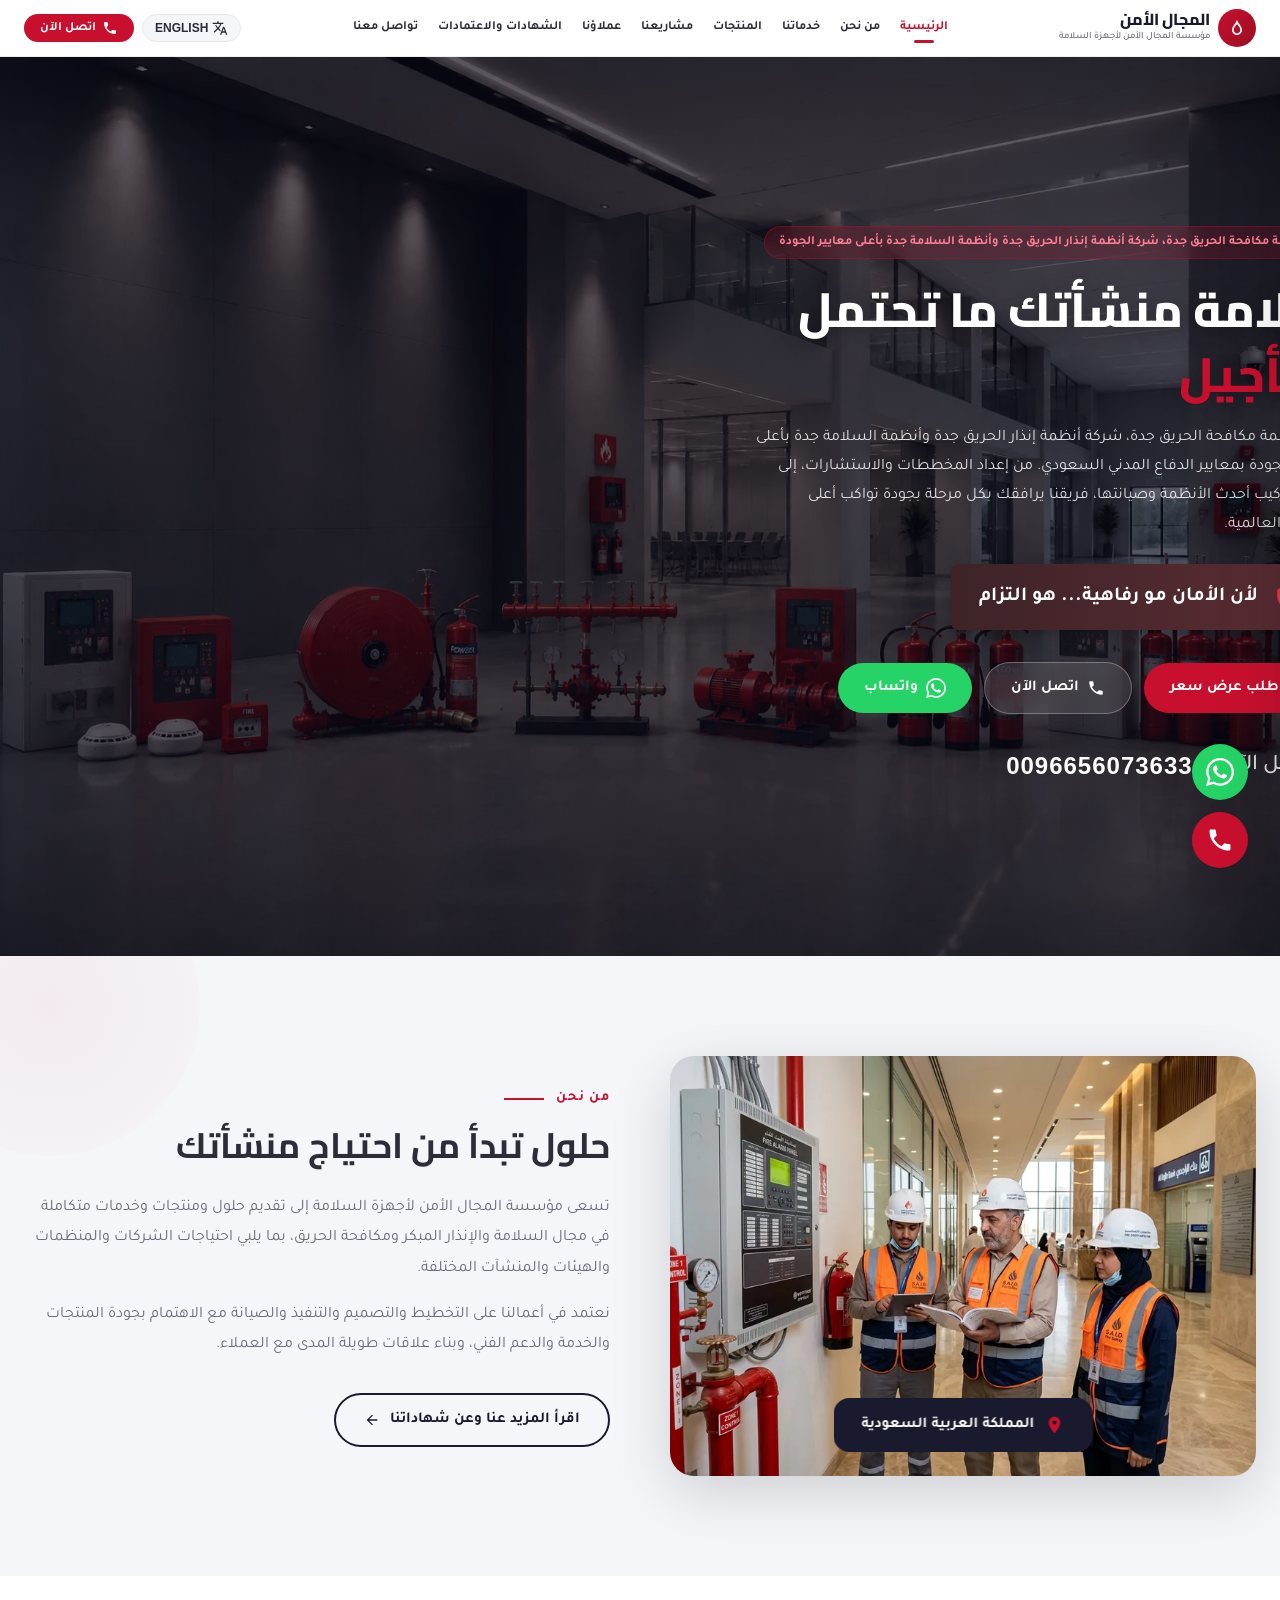
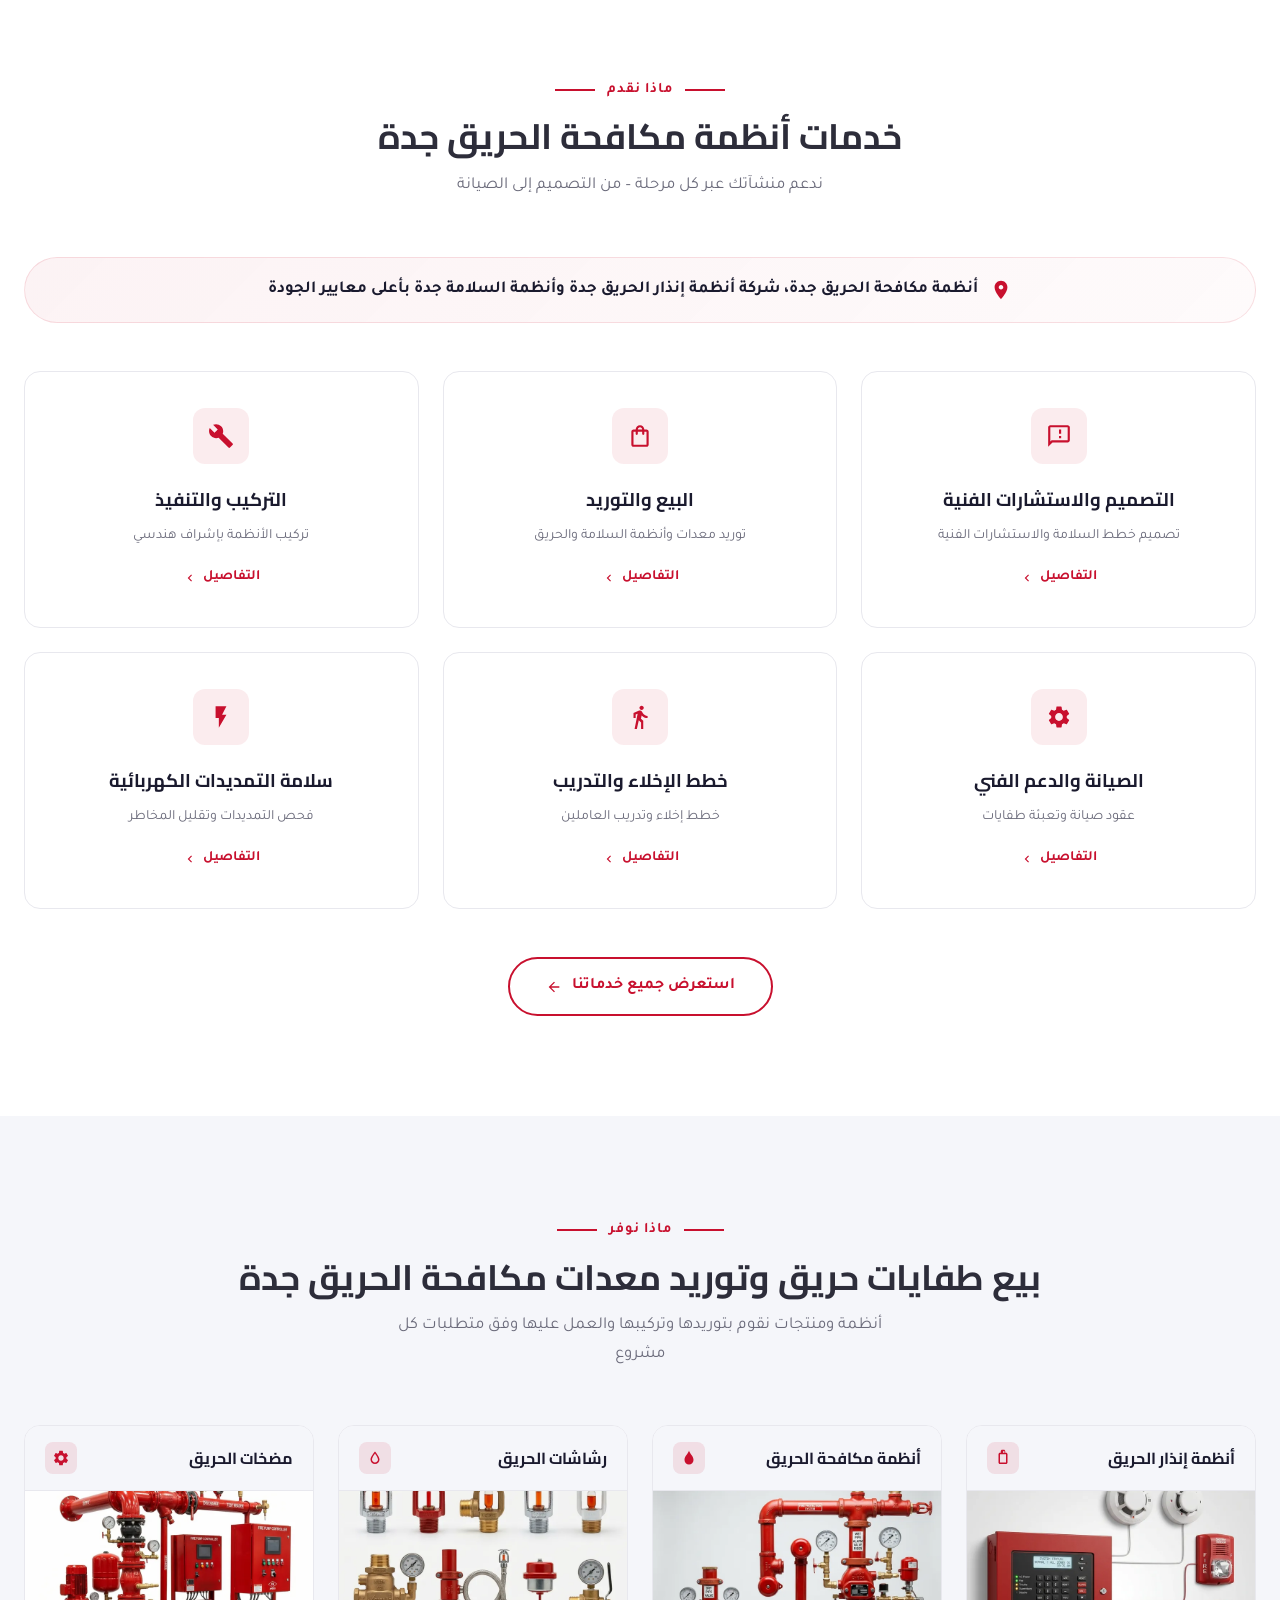
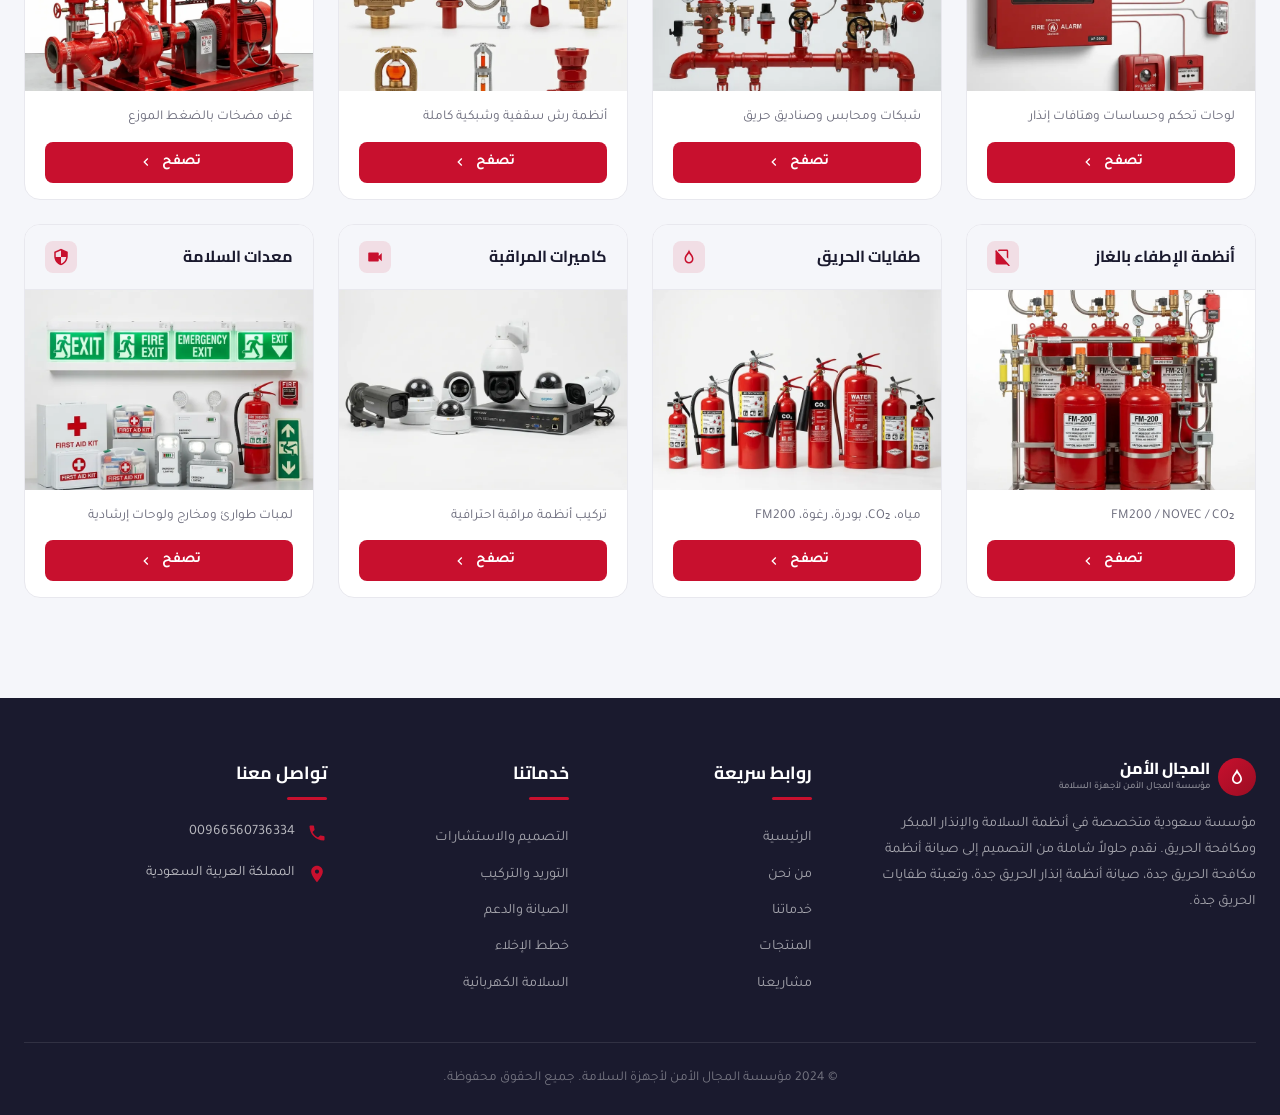
<file: index.html>
<!DOCTYPE html>
<html lang="ar" dir="rtl">
<head>
<!-- Google Tag Manager -->
<script>(function(w,d,s,l,i){w[l]=w[l]||[];w[l].push({'gtm.start':
new Date().getTime(),event:'gtm.js'});var f=d.getElementsByTagName(s)[0],
j=d.createElement(s),dl=l!='dataLayer'?'&l='+l:'';j.async=true;j.src=
'https://www.googletagmanager.com/gtm.js?id='+i+dl;f.parentNode.insertBefore(j,f);
})(window,document,'script','dataLayer','GTM-PG3TN8QV');</script>
<!-- End Google Tag Manager -->
  <!-- Google tag (gtag.js) -->
  <script async src="https://www.googletagmanager.com/gtag/js?id=G-14L5YKZQYX"></script>
  <script>
    window.dataLayer = window.dataLayer || [];
    function gtag(){dataLayer.push(arguments);}
    gtag('js', new Date());
  
    gtag('config', 'G-14L5YKZQYX');
    gtag('config', 'AW-18387518048');
  </script>

  

<link rel="preload" href="css/style.css" as="style">
  <meta charset="UTF-8">
  <meta name="viewport" content="width=device-width, initial-scale=1.0">
  <title>شركة أنظمة مكافحة الحريق بجدة | المجال الأمن للسلامة</title>
  
  <link rel="preconnect" href="https://fonts.googleapis.com">
  <link rel="preconnect" href="https://fonts.gstatic.com" crossorigin>
  <link href="https://fonts.googleapis.com/css2?family=Cairo:wght@400;600;700;800;900&family=Tajawal:wght@400;500;700;800&display=swap" rel="stylesheet">
  <link rel="stylesheet" href="css/style.css">

  <meta name="description" content="مؤسسة المجال الأمن، أفضل شركة أنظمة مكافحة الحريق بجدة. نقدم حلول السلامة، إنذار الحريق، وأنظمة الإطفاء المعتمدة من الدفاع المدني. اتصل بنا الآن.">
  <link rel="canonical" href="https://almajal-safety.com/">
  <link rel="alternate" hreflang="ar" href="https://almajal-safety.com/">
  <link rel="alternate" hreflang="en" href="https://almajal-safety.com/index-en.html">
  <link rel="alternate" hreflang="x-default" href="https://almajal-safety.com/">
  
  <meta property="og:title" content="شركة أنظمة مكافحة الحريق بجدة | المجال الأمن للسلامة">
  <meta property="og:description" content="مؤسسة المجال الأمن، أفضل شركة أنظمة مكافحة الحريق بجدة. نقدم حلول السلامة، إنذار الحريق، وأنظمة الإطفاء المعتمدة من الدفاع المدني. اتصل بنا الآن.">
  <meta property="og:type" content="website">
  <meta property="og:url" content="https://almajal-safety.com/index.html">
  
  <script type="application/ld+json">
  {"@context": "https://schema.org", "@type": "LocalBusiness", "name": "Al-Majal Al-Amin | المجال الأمن", "image": "https://almajal-safety.com/images/logo.jpg", "telephone": "00966560736334", "address": {"@type": "PostalAddress", "addressLocality": "Jeddah", "addressCountry": "SA"}}
  </script>

</head>
<body>
<!-- Google Tag Manager (noscript) -->
<noscript><iframe src="https://www.googletagmanager.com/ns.html?id=GTM-PG3TN8QV"
height="0" width="0" style="display:none;visibility:hidden"></iframe></noscript>
<!-- End Google Tag Manager (noscript) -->

  <!-- ===== HEADER ===== -->
  <header class="header" id="header">
    <div class="container">
      <!-- Logo -->
      <a href="#" class="logo" id="logo">
        <div class="logo-icon">
          <svg viewBox="0 0 24 24"><path d="M12 2C10.97 6.3 6 9.5 6 14.5C6 17.81 8.69 20.5 12 20.5S18 17.81 18 14.5C18 9.5 13.03 6.3 12 2ZM12 18.5C9.79 18.5 8 16.71 8 14.5C8 11.39 10.94 9.09 12 7.28C13.06 9.09 16 11.39 16 14.5C16 16.71 14.21 18.5 12 18.5Z"/></svg>
        </div>
        <div class="logo-text">
          <span class="brand-name">المجال الأمن</span>
          <span class="brand-tagline">مؤسسة المجال الأمن لأجهزة السلامة</span>
        </div>
      </a>

      <!-- Navigation -->
      <nav class="main-nav" id="mainNav">
        <a href="/" class="active">الرئيسية</a>
        <a href="about.html">من نحن</a>
        <a href="/#services">خدماتنا</a>
        <a href="/#products">المنتجات</a>
        <a href="projects.html#projects">مشاريعنا</a>
        <a href="projects.html#clients">عملاؤنا</a>
        <a href="about.html#certificates">الشهادات والاعتمادات</a>
        <a href="contact.html">تواصل معنا</a>
      </nav>

      <!-- Header Actions -->
      <div class="header-actions">
        <button class="btn-lang" id="btnLang" onclick="window.location.href='index-en.html'">
          <svg width="16" height="16" viewBox="0 0 24 24" fill="currentColor"><path d="M12.87 15.07l-2.54-2.51.03-.03A17.52 17.52 0 0014.07 6H17V4h-7V2H8v2H1v2h11.17C11.5 7.92 10.44 9.75 9 11.35 8.07 10.32 7.3 9.19 6.69 8h-2c.73 1.63 1.73 3.17 2.98 4.56l-5.09 5.02L4 19l5-5 3.11 3.11.76-2.04M18.5 10h-2L12 22h2l1.12-3h4.75L21 22h2l-4.5-12m-2.62 7l1.62-4.33L19.12 17h-3.24z"/></svg>
          ENGLISH
        </button>
        <button class="btn-contact-header" id="btnContactHeader" onclick="window.location.href='tel:00966560736334'">
          <svg width="16" height="16" viewBox="0 0 24 24" fill="currentColor"><path d="M6.62 10.79c1.44 2.83 3.76 5.14 6.59 6.59l2.2-2.2c.27-.27.67-.36 1.02-.24 1.12.37 2.33.57 3.57.57.55 0 1 .45 1 1V20c0 .55-.45 1-1 1-9.39 0-17-7.61-17-17 0-.55.45-1 1-1h3.5c.55 0 1 .45 1 1 0 1.25.2 2.45.57 3.57.11.35.03.74-.25 1.02l-2.2 2.2z"/></svg>
          اتصل الآن
        </button>
        <button class="menu-toggle" id="menuToggle" aria-label="فتح القائمة">
          <span></span>
          <span></span>
          <span></span>
        </button>
      </div>
    </div>
  </header>

  <!-- Mobile Nav -->
  <div class="mobile-nav-overlay" id="mobileNavOverlay"></div>
  <div class="mobile-nav" id="mobileNav">
    <button class="mobile-nav-close" id="mobileNavClose">&times;</button>
    <a href="/" class="active">الرئيسية</a>
    <a href="about.html">من نحن</a>
    <a href="/#services">خدماتنا</a>
    <a href="/#products">المنتجات</a>
    <a href="projects.html#projects">مشاريعنا</a>
    <a href="projects.html#clients">عملاؤنا</a>
    <a href="about.html#certificates">الشهادات والاعتمادات</a>
    <a href="contact.html">تواصل معنا</a>
    <a href="index-en.html" class="mobile-lang-btn" style="display:inline-flex;align-items:center;gap:8px;margin-top:15px;padding:10px 20px;background:rgba(200,16,46,0.15);border:1px solid rgba(200,16,46,0.3);border-radius:8px;color:#C8102E;font-weight:700;text-decoration:none;justify-content:center;">
      <svg width="16" height="16" viewBox="0 0 24 24" fill="currentColor"><path d="M12.87 15.07l-2.54-2.51.03-.03A17.52 17.52 0 0014.07 6H17V4h-7V2H8v2H1v2h11.17C11.5 7.92 10.44 9.75 9 11.35 8.07 10.32 7.3 9.19 6.69 8h-2c.73 1.63 1.73 3.17 2.98 4.56l-5.09 5.02L4 19l5-5 3.11 3.11.76-2.04M18.5 10h-2L12 22h2l1.12-3h4.75L21 22h2l-4.5-12m-2.62 7l1.62-4.33L19.12 17h-3.24z"/></svg>
      ENGLISH
    </a>
  </div>

  <!-- ===== HERO SECTION ===== -->
  <section class="hero" id="hero">
    <div class="hero-bg">
      <img fetchpriority="high" src="images/hero-desktop.webp" alt="معدات السلامة ومكافحة الحريق" class="desktop-hero">
      <img loading="lazy" src="images/hero-mobile.webp" alt="معدات السلامة ومكافحة الحريق" class="mobile-hero">
    </div>
    <div class="hero-overlay"></div>
    <div class="container">
      <div class="hero-content">
        <div class="hero-badge">
          <span class="dot"></span>
          أنظمة مكافحة الحريق جدة، شركة أنظمة إنذار الحريق جدة وأنظمة السلامة جدة بأعلى معايير الجودة
        </div>
        <h1>سلامة منشأتك ما تحتمل <span style="color: var(--color-primary);">التأجيل</span></h1>
        <p class="hero-description">
          نقدّم أنظمة مكافحة الحريق جدة، شركة أنظمة إنذار الحريق جدة وأنظمة السلامة جدة بأعلى معايير الجودة بمعايير الدفاع المدني السعودي. من إعداد المخططات والاستشارات، إلى توريد وتركيب أحدث الأنظمة وصيانتها، فريقنا يرافقك بكل مرحلة بجودة تواكب أعلى المعايير العالمية.
        </p>
        <div class="commitment-badge">
          <svg viewBox="0 0 24 24"><path d="M12 1L3 5v6c0 5.55 3.84 10.74 9 12 5.16-1.26 9-6.45 9-12V5l-9-4zm-2 16l-4-4 1.41-1.41L10 14.17l6.59-6.59L18 9l-8 8z"/></svg>
          <span>لأن الأمان مو رفاهية... هو التزام</span>
        </div>
        <div class="hero-cta">
          <a href="https://wa.me/966560736334" target="_blank" class="btn-primary" id="btnQuote">
            <svg width="18" height="18" viewBox="0 0 24 24" fill="currentColor"><path d="M19 3H5c-1.1 0-2 .9-2 2v14c0 1.1.9 2 2 2h14c1.1 0 2-.9 2-2V5c0-1.1-.9-2-2-2zm-2 10h-4v4h-2v-4H7v-2h4V7h2v4h4v2z"/></svg>
            اطلب عرض سعر</a>
          <a href="tel:00966560736334" class="btn-secondary" id="btnCall">
            <svg width="18" height="18" viewBox="0 0 24 24" fill="currentColor"><path d="M6.62 10.79c1.44 2.83 3.76 5.14 6.59 6.59l2.2-2.2c.27-.27.67-.36 1.02-.24 1.12.37 2.33.57 3.57.57.55 0 1 .45 1 1V20c0 .55-.45 1-1 1-9.39 0-17-7.61-17-17 0-.55.45-1 1-1h3.5c.55 0 1 .45 1 1 0 1.25.2 2.45.57 3.57.11.35.03.74-.25 1.02l-2.2 2.2z"/></svg>
            اتصل الآن
          </a>
          <a href="https://wa.me/966560736334" target="_blank" class="btn-whatsapp" id="btnWhatsapp">
            <svg width="20" height="20" viewBox="0 0 24 24" fill="currentColor"><path d="M17.472 14.382c-.297-.149-1.758-.867-2.03-.967-.273-.099-.471-.148-.67.15-.197.297-.767.966-.94 1.164-.173.199-.347.223-.644.075-.297-.15-1.255-.463-2.39-1.475-.883-.788-1.48-1.761-1.653-2.059-.173-.297-.018-.458.13-.606.134-.133.298-.347.446-.52.149-.174.198-.298.298-.497.099-.198.05-.371-.025-.52-.075-.149-.669-1.612-.916-2.207-.242-.579-.487-.5-.669-.51-.173-.008-.371-.01-.57-.01-.198 0-.52.074-.792.372-.272.297-1.04 1.016-1.04 2.479 0 1.462 1.065 2.875 1.213 3.074.149.198 2.096 3.2 5.077 4.487.709.306 1.262.489 1.694.625.712.227 1.36.195 1.871.118.571-.085 1.758-.719 2.006-1.413.248-.694.248-1.289.173-1.413-.074-.124-.272-.198-.57-.347m-5.421 7.403h-.004a9.87 9.87 0 01-5.031-1.378l-.361-.214-3.741.982.998-3.648-.235-.374a9.86 9.86 0 01-1.51-5.26c.001-5.45 4.436-9.884 9.888-9.884 2.64 0 5.122 1.03 6.988 2.898a9.825 9.825 0 012.893 6.994c-.003 5.45-4.437 9.884-9.885 9.884m8.413-18.297A11.815 11.815 0 0012.05 0C5.495 0 .16 5.335.157 11.892c0 2.096.547 4.142 1.588 5.945L.057 24l6.305-1.654a11.882 11.882 0 005.683 1.448h.005c6.554 0 11.89-5.335 11.893-11.893a11.821 11.821 0 00-3.48-8.413z"/></svg>
            واتساب
          </a>
        </div>
        <div class="hero-phone">
          <span class="phone-label">اتصل الآن</span>
          <span class="phone-number">00966560736334</span>
        </div>
      </div>
    </div>
  </section>

  <!-- ===== ABOUT SECTION ===== -->
  <section class="about" id="about">
    <div class="container">
      <div class="about-content animate-on-scroll">
        <div class="section-label">
          <span>من نحن</span>
          <span class="line"></span>
        </div>
        <h2 class="section-title">حلول تبدأ من احتياج منشأتك</h2>
        <p class="about-text">
          تسعى مؤسسة المجال الأمن لأجهزة السلامة إلى تقديم حلول ومنتجات وخدمات متكاملة في مجال السلامة والإنذار المبكر ومكافحة الحريق، بما يلبي احتياجات الشركات والمنظمات والهيئات والمنشآت المختلفة.
        </p>
        <p class="about-text">
          نعتمد في أعمالنا على التخطيط والتصميم والتنفيذ والصيانة مع الاهتمام بجودة المنتجات والخدمة والدعم الفني، وبناء علاقات طويلة المدى مع العملاء.
        </p>
        <a href="about.html" class="btn-outline" id="btnAbout">
          اقرأ المزيد عنا وعن شهاداتنا
          <svg width="16" height="16" viewBox="0 0 24 24" fill="currentColor"><path d="M20 11H7.83l5.59-5.59L12 4l-8 8 8 8 1.41-1.41L7.83 13H20v-2z"/></svg>
        </a>
      </div>
      <div class="about-image animate-on-scroll">
        <div class="about-image-wrapper">
          <img loading="lazy" src="images/about.webp" alt="فريق المجال الأمن لأجهزة السلامة">
          <div class="about-location-badge">
            <svg viewBox="0 0 24 24"><path d="M12 2C8.13 2 5 5.13 5 9c0 5.25 7 13 7 13s7-7.75 7-13c0-3.87-3.13-7-7-7zm0 9.5c-1.38 0-2.5-1.12-2.5-2.5s1.12-2.5 2.5-2.5 2.5 1.12 2.5 2.5-1.12 2.5-2.5 2.5z"/></svg>
            المملكة العربية السعودية
          </div>
        </div>
      </div>
    </div>
  </section>

  <!-- ===== SERVICES SECTION ===== -->
  <section class="services" id="services">
    <div class="container">
      <div class="section-header animate-on-scroll">
        <div class="section-label">
          <span class="line"></span>
          <span>ماذا نقدم</span>
          <span class="line"></span>
        </div>
        <h2 class="section-title">خدمات أنظمة مكافحة الحريق جدة</h2>
        <p class="section-subtitle">ندعم منشآتك عبر كل مرحلة – من التصميم إلى الصيانة</p>
      </div>

      <div class="services-banner animate-on-scroll">
        <svg viewBox="0 0 24 24"><path d="M12 2C8.13 2 5 5.13 5 9c0 5.25 7 13 7 13s7-7.75 7-13c0-3.87-3.13-7-7-7zm0 9.5c-1.38 0-2.5-1.12-2.5-2.5s1.12-2.5 2.5-2.5 2.5 1.12 2.5 2.5-1.12 2.5-2.5 2.5z"/></svg>
        أنظمة مكافحة الحريق جدة، شركة أنظمة إنذار الحريق جدة وأنظمة السلامة جدة بأعلى معايير الجودة
      </div>

      <div class="services-grid">
        <!-- Service 1 -->
        <div class="service-card animate-on-scroll" id="serviceDesign">
          <div class="service-icon">
            <svg viewBox="0 0 24 24"><path d="M20 2H4c-1.1 0-2 .9-2 2v18l4-4h14c1.1 0 2-.9 2-2V4c0-1.1-.9-2-2-2zm0 14H5.17L4 17.17V4h16v12zm-8-4h2v2h-2v-2zm0-6h2v4h-2V6z"/></svg>
          </div>
          <h3>التصميم والاستشارات الفنية</h3>
          <p>تصميم خطط السلامة والاستشارات الفنية</p>
          <a href="#" class="service-link">
            التفاصيل
            <svg viewBox="0 0 24 24"><path d="M10 6L8.59 7.41 13.17 12l-4.58 4.59L10 18l6-6z"/></svg>
          </a>
        </div>

        <!-- Service 2 -->
        <div class="service-card animate-on-scroll" id="serviceSales">
          <div class="service-icon">
            <svg viewBox="0 0 24 24"><path d="M18 6h-2c0-2.21-1.79-4-4-4S8 3.79 8 6H6c-1.1 0-2 .9-2 2v12c0 1.1.9 2 2 2h12c1.1 0 2-.9 2-2V8c0-1.1-.9-2-2-2zm-6-2c1.1 0 2 .9 2 2h-4c0-1.1.9-2 2-2zm6 16H6V8h2v2c0 .55.45 1 1 1s1-.45 1-1V8h4v2c0 .55.45 1 1 1s1-.45 1-1V8h2v12z"/></svg>
          </div>
          <h3>البيع والتوريد</h3>
          <p>توريد معدات وأنظمة السلامة والحريق</p>
          <a href="#" class="service-link">
            التفاصيل
            <svg viewBox="0 0 24 24"><path d="M10 6L8.59 7.41 13.17 12l-4.58 4.59L10 18l6-6z"/></svg>
          </a>
        </div>

        <!-- Service 3 -->
        <div class="service-card animate-on-scroll" id="serviceInstall">
          <div class="service-icon">
            <svg viewBox="0 0 24 24"><path d="M22.7 19l-9.1-9.1c.9-2.3.4-5-1.5-6.9-2-2-5-2.4-7.4-1.3L9 6 6 9 1.6 4.7C.4 7.1.9 10.1 2.9 12.1c1.9 1.9 4.6 2.4 6.9 1.5l9.1 9.1c.4.4 1 .4 1.4 0l2.3-2.3c.5-.4.5-1.1.1-1.4z"/></svg>
          </div>
          <h3>التركيب والتنفيذ</h3>
          <p>تركيب الأنظمة بإشراف هندسي</p>
          <a href="#" class="service-link">
            التفاصيل
            <svg viewBox="0 0 24 24"><path d="M10 6L8.59 7.41 13.17 12l-4.58 4.59L10 18l6-6z"/></svg>
          </a>
        </div>

        <!-- Service 4 -->
        <div class="service-card animate-on-scroll" id="serviceMaintenance">
          <div class="service-icon">
            <svg viewBox="0 0 24 24"><path d="M19.14 12.94c.04-.3.06-.61.06-.94 0-.32-.02-.64-.07-.94l2.03-1.58a.49.49 0 00.12-.61l-1.92-3.32a.488.488 0 00-.59-.22l-2.39.96c-.5-.38-1.03-.7-1.62-.94l-.36-2.54a.484.484 0 00-.48-.41h-3.84c-.24 0-.43.17-.47.41l-.36 2.54c-.59.24-1.13.57-1.62.94l-2.39-.96c-.22-.08-.47 0-.59.22L2.74 8.87c-.12.21-.08.47.12.61l2.03 1.58c-.05.3-.07.62-.07.94s.02.64.07.94l-2.03 1.58a.49.49 0 00-.12.61l1.92 3.32c.12.22.37.29.59.22l2.39-.96c.5.38 1.03.7 1.62.94l.36 2.54c.05.24.24.41.48.41h3.84c.24 0 .44-.17.47-.41l.36-2.54c.59-.24 1.13-.56 1.62-.94l2.39.96c.22.08.47 0 .59-.22l1.92-3.32c.12-.22.07-.47-.12-.61l-2.01-1.58zM12 15.6c-1.98 0-3.6-1.62-3.6-3.6s1.62-3.6 3.6-3.6 3.6 1.62 3.6 3.6-1.62 3.6-3.6 3.6z"/></svg>
          </div>
          <h3>الصيانة والدعم الفني</h3>
          <p>عقود صيانة وتعبئة طفايات</p>
          <a href="#" class="service-link">
            التفاصيل
            <svg viewBox="0 0 24 24"><path d="M10 6L8.59 7.41 13.17 12l-4.58 4.59L10 18l6-6z"/></svg>
          </a>
        </div>

        <!-- Service 5 -->
        <div class="service-card animate-on-scroll" id="serviceEvacuation">
          <div class="service-icon">
            <svg viewBox="0 0 24 24"><path d="M13.5 5.5c1.1 0 2-.9 2-2s-.9-2-2-2-2 .9-2 2 .9 2 2 2zM9.8 8.9L7 23h2.1l1.8-8 2.1 2v6h2v-7.5l-2.1-2 .6-3C14.8 12 16.8 13 19 13v-2c-1.9 0-3.5-1-4.3-2.4l-1-1.6c-.4-.6-1-1-1.7-1-.3 0-.5.1-.8.1L6 8.3V13h2V9.6l1.8-.7"/></svg>
          </div>
          <h3>خطط الإخلاء والتدريب</h3>
          <p>خطط إخلاء وتدريب العاملين</p>
          <a href="#" class="service-link">
            التفاصيل
            <svg viewBox="0 0 24 24"><path d="M10 6L8.59 7.41 13.17 12l-4.58 4.59L10 18l6-6z"/></svg>
          </a>
        </div>

        <!-- Service 6 -->
        <div class="service-card animate-on-scroll" id="serviceElectrical">
          <div class="service-icon">
            <svg viewBox="0 0 24 24"><path d="M7 2v11h3v9l7-12h-4l4-8z"/></svg>
          </div>
          <h3>سلامة التمديدات الكهربائية</h3>
          <p>فحص التمديدات وتقليل المخاطر</p>
          <a href="#" class="service-link">
            التفاصيل
            <svg viewBox="0 0 24 24"><path d="M10 6L8.59 7.41 13.17 12l-4.58 4.59L10 18l6-6z"/></svg>
          </a>
        </div>
      </div>

      <div class="services-cta animate-on-scroll">
        <a href="#" class="btn-primary-outline" id="btnAllServices">
          استعرض جميع خدماتنا
          <svg width="16" height="16" viewBox="0 0 24 24" fill="currentColor"><path d="M20 11H7.83l5.59-5.59L12 4l-8 8 8 8 1.41-1.41L7.83 13H20v-2z"/></svg>
        </a>
      </div>
    </div>
  </section>

  <!-- ===== PRODUCTS SECTION ===== -->
  <section class="products" id="products">
    <div class="container">
      <div class="section-header animate-on-scroll">
        <div class="section-label">
          <span class="line"></span>
          <span>ماذا نوفر</span>
          <span class="line"></span>
        </div>
        <h2 class="section-title">بيع طفايات حريق وتوريد معدات مكافحة الحريق جدة</h2>
        <p class="section-subtitle">أنظمة ومنتجات نقوم بتوريدها وتركيبها والعمل عليها وفق متطلبات كل مشروع</p>
      </div>

      <div class="products-grid">
        <!-- Product 1: Fire Alarm Systems -->
        <div class="product-card animate-on-scroll" id="productAlarm">
          <div class="product-card-header">
            <h3>أنظمة إنذار الحريق</h3>
            <div class="product-icon">
              <svg viewBox="0 0 24 24"><path d="M18 7c0-1.1-.9-2-2-2h-1V3c0-1.1-.9-2-2-2h-2c-1.1 0-2 .9-2 2v2H8c-1.1 0-2 .9-2 2v11c0 1.1.9 2 2 2h8c1.1 0 2-.9 2-2V7zm-6-4h2v2h-2V3zm4 15H8V7h8v11z"/></svg>
            </div>
          </div>
          <div class="product-card-image">
            <img loading="lazy" src="images/fire-alarm.webp" alt="أنظمة إنذار الحريق">
          </div>
          <div class="product-card-footer">
            <p>لوحات تحكم وحساسات وهتافات إنذار</p>
            <button class="btn-product">
              تصفح
              <svg viewBox="0 0 24 24"><path d="M10 6L8.59 7.41 13.17 12l-4.58 4.59L10 18l6-6z"/></svg>
            </button>
          </div>
        </div>

        <!-- Product 2: Fire Fighting Systems -->
        <div class="product-card animate-on-scroll" id="productFighting">
          <div class="product-card-header">
            <h3>أنظمة مكافحة الحريق</h3>
            <div class="product-icon">
              <svg viewBox="0 0 24 24"><path d="M12 2C10.97 6.3 6 9.5 6 14.5C6 17.81 8.69 20.5 12 20.5S18 17.81 18 14.5C18 9.5 13.03 6.3 12 2Z"/></svg>
            </div>
          </div>
          <div class="product-card-image">
            <img loading="lazy" src="images/fire-suppression.webp" alt="أنظمة مكافحة الحريق">
          </div>
          <div class="product-card-footer">
            <p>شبكات ومحابس وصناديق حريق</p>
            <button class="btn-product">
              تصفح
              <svg viewBox="0 0 24 24"><path d="M10 6L8.59 7.41 13.17 12l-4.58 4.59L10 18l6-6z"/></svg>
            </button>
          </div>
        </div>

        <!-- Product 3: Fire Sprinklers -->
        <div class="product-card animate-on-scroll" id="productSprinklers">
          <div class="product-card-header">
            <h3>رشاشات الحريق</h3>
            <div class="product-icon">
              <svg viewBox="0 0 24 24"><path d="M12 3.25C12 3.25 6 10 6 14c0 3.31 2.69 6 6 6s6-2.69 6-6c0-4-6-10.75-6-10.75zM12 18c-2.21 0-4-1.79-4-4 0-2.4 3.36-7.1 4-8.04.64.93 4 5.63 4 8.04 0 2.21-1.79 4-4 4z"/></svg>
            </div>
          </div>
          <div class="product-card-image">
            <img loading="lazy" src="images/fire-sprinklers.webp" alt="رشاشات الحريق">
          </div>
          <div class="product-card-footer">
            <p>أنظمة رش سقفية وشبكية كاملة</p>
            <button class="btn-product">
              تصفح
              <svg viewBox="0 0 24 24"><path d="M10 6L8.59 7.41 13.17 12l-4.58 4.59L10 18l6-6z"/></svg>
            </button>
          </div>
        </div>

        <!-- Product 4: Fire Pumps -->
        <div class="product-card animate-on-scroll" id="productPumps">
          <div class="product-card-header">
            <h3>مضخات الحريق</h3>
            <div class="product-icon">
              <svg viewBox="0 0 24 24"><path d="M19.14 12.94c.04-.3.06-.61.06-.94 0-.32-.02-.64-.07-.94l2.03-1.58a.49.49 0 00.12-.61l-1.92-3.32a.488.488 0 00-.59-.22l-2.39.96c-.5-.38-1.03-.7-1.62-.94l-.36-2.54a.484.484 0 00-.48-.41h-3.84c-.24 0-.43.17-.47.41l-.36 2.54c-.59.24-1.13.57-1.62.94l-2.39-.96c-.22-.08-.47 0-.59.22L2.74 8.87c-.12.21-.08.47.12.61l2.03 1.58c-.05.3-.07.62-.07.94s.02.64.07.94l-2.03 1.58a.49.49 0 00-.12.61l1.92 3.32c.12.22.37.29.59.22l2.39-.96c.5.38 1.03.7 1.62.94l.36 2.54c.05.24.24.41.48.41h3.84c.24 0 .44-.17.47-.41l.36-2.54c.59-.24 1.13-.56 1.62-.94l2.39.96c.22.08.47 0 .59-.22l1.92-3.32c.12-.22.07-.47-.12-.61l-2.01-1.58zM12 15.6c-1.98 0-3.6-1.62-3.6-3.6s1.62-3.6 3.6-3.6 3.6 1.62 3.6 3.6-1.62 3.6-3.6 3.6z"/></svg>
            </div>
          </div>
          <div class="product-card-image">
            <img loading="lazy" src="images/fire-pumps.webp" alt="مضخات الحريق">
          </div>
          <div class="product-card-footer">
            <p>غرف مضخات بالضغط الموزع</p>
            <button class="btn-product">
              تصفح
              <svg viewBox="0 0 24 24"><path d="M10 6L8.59 7.41 13.17 12l-4.58 4.59L10 18l6-6z"/></svg>
            </button>
          </div>
        </div>

        <!-- Product 5: Gas Suppression -->
        <div class="product-card animate-on-scroll" id="productGas">
          <div class="product-card-header">
            <h3>أنظمة الإطفاء بالغاز</h3>
            <div class="product-icon">
              <svg viewBox="0 0 24 24"><path d="M17 4v8.17l2 2V4c0-1.1-.9-2-2-2H7c-.85 0-1.58.53-1.87 1.28L7 5.16V4h10zM1.39 4.22l.61.61V20c0 1.1.9 2 2 2h13.17l2.61 2.61 1.41-1.41L2.81 2.81 1.39 4.22zM4 6.83V20h13.17l-13.17-13.17z"/></svg>
            </div>
          </div>
          <div class="product-card-image">
            <img loading="lazy" src="images/gas-suppression.webp" alt="أنظمة الإطفاء بالغاز">
          </div>
          <div class="product-card-footer">
            <p>FM200 / NOVEC / CO₂</p>
            <button class="btn-product">
              تصفح
              <svg viewBox="0 0 24 24"><path d="M10 6L8.59 7.41 13.17 12l-4.58 4.59L10 18l6-6z"/></svg>
            </button>
          </div>
        </div>

        <!-- Product 6: Fire Extinguishers -->
        <div class="product-card animate-on-scroll" id="productExtinguishers">
          <div class="product-card-header">
            <h3>طفايات الحريق</h3>
            <div class="product-icon">
              <svg viewBox="0 0 24 24"><path d="M12 2C10.97 6.3 6 9.5 6 14.5C6 17.81 8.69 20.5 12 20.5S18 17.81 18 14.5C18 9.5 13.03 6.3 12 2ZM12 18.5C9.79 18.5 8 16.71 8 14.5C8 11.39 10.94 9.09 12 7.28C13.06 9.09 16 11.39 16 14.5C16 16.71 14.21 18.5 12 18.5Z"/></svg>
            </div>
          </div>
          <div class="product-card-image">
            <img loading="lazy" src="images/fire-extinguishers.webp" alt="بيع طفايات حريق جدة">
          </div>
          <div class="product-card-footer">
            <p>مياه، CO₂، بودرة، رغوة، FM200</p>
            <button class="btn-product">
              تصفح
              <svg viewBox="0 0 24 24"><path d="M10 6L8.59 7.41 13.17 12l-4.58 4.59L10 18l6-6z"/></svg>
            </button>
          </div>
        </div>

        <!-- Product 7: CCTV Cameras -->
        <div class="product-card animate-on-scroll" id="productCCTV">
          <div class="product-card-header">
            <h3>كاميرات المراقبة</h3>
            <div class="product-icon">
              <svg viewBox="0 0 24 24"><path d="M17 10.5V7c0-.55-.45-1-1-1H4c-.55 0-1 .45-1 1v10c0 .55.45 1 1 1h12c.55 0 1-.45 1-1v-3.5l4 4v-11l-4 4z"/></svg>
            </div>
          </div>
          <div class="product-card-image">
            <img loading="lazy" src="images/cctv-cameras.webp" alt="كاميرات المراقبة">
          </div>
          <div class="product-card-footer">
            <p>تركيب أنظمة مراقبة احترافية</p>
            <button class="btn-product">
              تصفح
              <svg viewBox="0 0 24 24"><path d="M10 6L8.59 7.41 13.17 12l-4.58 4.59L10 18l6-6z"/></svg>
            </button>
          </div>
        </div>

        <!-- Product 8: Safety Equipment -->
        <div class="product-card animate-on-scroll" id="productSafety">
          <div class="product-card-header">
            <h3>معدات السلامة</h3>
            <div class="product-icon">
              <svg viewBox="0 0 24 24"><path d="M12 1L3 5v6c0 5.55 3.84 10.74 9 12 5.16-1.26 9-6.45 9-12V5l-9-4zm0 10.99h7c-.53 4.12-3.28 7.79-7 8.94V12H5V6.3l7-3.11v8.8z"/></svg>
            </div>
          </div>
          <div class="product-card-image">
            <img loading="lazy" src="images/safety-equipment.webp" alt="توريد معدات مكافحة الحريق جدة">
          </div>
          <div class="product-card-footer">
            <p>لمبات طوارئ ومخارج ولوحات إرشادية</p>
            <button class="btn-product">
              تصفح
              <svg viewBox="0 0 24 24"><path d="M10 6L8.59 7.41 13.17 12l-4.58 4.59L10 18l6-6z"/></svg>
            </button>
          </div>
        </div>
      </div>
    </div>
  </section>

  <!-- ===== FOOTER ===== -->
  <footer class="footer" id="footer">
    <div class="container">
      <div class="footer-grid">
        <!-- Footer Brand -->
        <div class="footer-brand">
          <div class="logo">
            <div class="logo-icon">
              <svg viewBox="0 0 24 24"><path d="M12 2C10.97 6.3 6 9.5 6 14.5C6 17.81 8.69 20.5 12 20.5S18 17.81 18 14.5C18 9.5 13.03 6.3 12 2ZM12 18.5C9.79 18.5 8 16.71 8 14.5C8 11.39 10.94 9.09 12 7.28C13.06 9.09 16 11.39 16 14.5C16 16.71 14.21 18.5 12 18.5Z"/></svg>
            </div>
            <div class="logo-text">
              <span class="brand-name">المجال الأمن</span>
              <span class="brand-tagline">مؤسسة المجال الأمن لأجهزة السلامة</span>
            </div>
          </div>
          <p class="footer-brand-desc">
            مؤسسة سعودية متخصصة في أنظمة السلامة والإنذار المبكر ومكافحة الحريق. نقدم حلولاً شاملة من التصميم إلى صيانة أنظمة مكافحة الحريق جدة، صيانة أنظمة إنذار الحريق جدة، وتعبئة طفايات الحريق جدة.
          </p>
        </div>

        <!-- Quick Links -->
        <div class="footer-section">
          <h4>روابط سريعة</h4>
          <div class="footer-links">
            <a href="#">الرئيسية</a>
            <a href="#about">من نحن</a>
            <a href="#services">خدماتنا</a>
            <a href="#products">المنتجات</a>
            <a href="#">مشاريعنا</a>
          </div>
        </div>

        <!-- Services Links -->
        <div class="footer-section">
          <h4>خدماتنا</h4>
          <div class="footer-links">
            <a href="#">التصميم والاستشارات</a>
            <a href="#">التوريد والتركيب</a>
            <a href="#">الصيانة والدعم</a>
            <a href="#">خطط الإخلاء</a>
            <a href="#">السلامة الكهربائية</a>
          </div>
        </div>

        <!-- Contact Info -->
        <div class="footer-section">
          <h4>تواصل معنا</h4>
          <div class="footer-contact-item">
            <svg viewBox="0 0 24 24"><path d="M6.62 10.79c1.44 2.83 3.76 5.14 6.59 6.59l2.2-2.2c.27-.27.67-.36 1.02-.24 1.12.37 2.33.57 3.57.57.55 0 1 .45 1 1V20c0 .55-.45 1-1 1-9.39 0-17-7.61-17-17 0-.55.45-1 1-1h3.5c.55 0 1 .45 1 1 0 1.25.2 2.45.57 3.57.11.35.03.74-.25 1.02l-2.2 2.2z"/></svg>
            <span>00966560736334</span>
          </div>
          <div class="footer-contact-item">
            <svg viewBox="0 0 24 24"><path d="M12 2C8.13 2 5 5.13 5 9c0 5.25 7 13 7 13s7-7.75 7-13c0-3.87-3.13-7-7-7zm0 9.5c-1.38 0-2.5-1.12-2.5-2.5s1.12-2.5 2.5-2.5 2.5 1.12 2.5 2.5-1.12 2.5-2.5 2.5z"/></svg>
            <span>المملكة العربية السعودية</span>
          </div>
        </div>
      </div>

      <div class="footer-bottom">
        <p>© 2024 مؤسسة المجال الأمن لأجهزة السلامة. جميع الحقوق محفوظة.</p>
      </div>
    </div>
  </footer>

  <!-- ===== FLOATING BUTTONS ===== -->
  <div class="floating-buttons" id="floatingButtons">
    <a href="https://wa.me/966560736334" target="_blank" class="floating-btn whatsapp" aria-label="واتساب" id="floatingWhatsapp">
      <svg viewBox="0 0 24 24"><path d="M17.472 14.382c-.297-.149-1.758-.867-2.03-.967-.273-.099-.471-.148-.67.15-.197.297-.767.966-.94 1.164-.173.199-.347.223-.644.075-.297-.15-1.255-.463-2.39-1.475-.883-.788-1.48-1.761-1.653-2.059-.173-.297-.018-.458.13-.606.134-.133.298-.347.446-.52.149-.174.198-.298.298-.497.099-.198.05-.371-.025-.52-.075-.149-.669-1.612-.916-2.207-.242-.579-.487-.5-.669-.51-.173-.008-.371-.01-.57-.01-.198 0-.52.074-.792.372-.272.297-1.04 1.016-1.04 2.479 0 1.462 1.065 2.875 1.213 3.074.149.198 2.096 3.2 5.077 4.487.709.306 1.262.489 1.694.625.712.227 1.36.195 1.871.118.571-.085 1.758-.719 2.006-1.413.248-.694.248-1.289.173-1.413-.074-.124-.272-.198-.57-.347m-5.421 7.403h-.004a9.87 9.87 0 01-5.031-1.378l-.361-.214-3.741.982.998-3.648-.235-.374a9.86 9.86 0 01-1.51-5.26c.001-5.45 4.436-9.884 9.888-9.884 2.64 0 5.122 1.03 6.988 2.898a9.825 9.825 0 012.893 6.994c-.003 5.45-4.437 9.884-9.885 9.884m8.413-18.297A11.815 11.815 0 0012.05 0C5.495 0 .16 5.335.157 11.892c0 2.096.547 4.142 1.588 5.945L.057 24l6.305-1.654a11.882 11.882 0 005.683 1.448h.005c6.554 0 11.89-5.335 11.893-11.893a11.821 11.821 0 00-3.48-8.413z"/></svg>
    </a>
    <a href="tel:00966560736334" class="floating-btn phone" aria-label="اتصل بنا" id="floatingPhone">
      <svg viewBox="0 0 24 24"><path d="M6.62 10.79c1.44 2.83 3.76 5.14 6.59 6.59l2.2-2.2c.27-.27.67-.36 1.02-.24 1.12.37 2.33.57 3.57.57.55 0 1 .45 1 1V20c0 .55-.45 1-1 1-9.39 0-17-7.61-17-17 0-.55.45-1 1-1h3.5c.55 0 1 .45 1 1 0 1.25.2 2.45.57 3.57.11.35.03.74-.25 1.02l-2.2 2.2z"/></svg>
    </a>
  </div>

  <!-- ===== JAVASCRIPT ===== -->
  <script>
    // Header scroll effect
    const header = document.getElementById('header');
    window.addEventListener('scroll', () => {
      if (window.scrollY > 50) {
        header.classList.add('scrolled');
      } else {
        header.classList.remove('scrolled');
      }
    });

    // Mobile menu toggle
    const menuToggle = document.getElementById('menuToggle');
    const mobileNav = document.getElementById('mobileNav');
    const mobileNavOverlay = document.getElementById('mobileNavOverlay');
    const mobileNavClose = document.getElementById('mobileNavClose');

    function openMobileNav() {
      mobileNav.classList.add('active');
      mobileNavOverlay.classList.add('active');
      document.body.style.overflow = 'hidden';
    }

    function closeMobileNav() {
      mobileNav.classList.remove('active');
      mobileNavOverlay.classList.remove('active');
      document.body.style.overflow = '';
    }

    menuToggle.addEventListener('click', openMobileNav);
    mobileNavClose.addEventListener('click', closeMobileNav);
    mobileNavOverlay.addEventListener('click', closeMobileNav);

    // Close mobile nav on link click
    document.querySelectorAll('.mobile-nav a').forEach(link => {
      link.addEventListener('click', closeMobileNav);
    });

    // Scroll animations (Intersection Observer)
    const observerOptions = {
      root: null,
      rootMargin: '0px 0px -80px 0px',
      threshold: 0.1
    };

    const observer = new IntersectionObserver((entries) => {
      entries.forEach((entry, index) => {
        if (entry.isIntersecting) {
          // Stagger animation for grid items
          const delay = entry.target.closest('.services-grid, .products-grid')
            ? Array.from(entry.target.parentElement.children).indexOf(entry.target) * 100
            : 0;
          
          setTimeout(() => {
            entry.target.classList.add('visible');
          }, delay);
          
          observer.unobserve(entry.target);
        }
      });
    }, observerOptions);

    document.querySelectorAll('.animate-on-scroll').forEach(el => {
      observer.observe(el);
    });

    // Smooth scroll for anchor links
    document.querySelectorAll('a[href^="#"]').forEach(anchor => {
      anchor.addEventListener('click', function (e) {
        const target = document.querySelector(this.getAttribute('href'));
        if (target) {
          e.preventDefault();
          target.scrollIntoView({
            behavior: 'smooth',
            block: 'start'
          });
        }
      });
    });
  </script>


<script>
(function () {
  function sendAdsEvent(action, label) {
    if (typeof window.gtag === 'function') {
      window.gtag('event', action, {
        event_category: 'engagement',
        event_label: label,
        transport_type: 'beacon'
      });
    }
  }

  document.addEventListener('click', function (e) {
    var el = e.target.closest ? e.target.closest('a') : null;
    if (!el) return;

    var href = (el.getAttribute('href') || '').toLowerCase();

    if (href.indexOf('tel:') === 0) {
      sendAdsEvent('phone_click', href.replace('tel:', ''));
    }

    if (href.indexOf('wa.me') !== -1 || href.indexOf('whatsapp') !== -1) {
      sendAdsEvent('whatsapp_click', href);
    }
  });
})();
</script>

</body>
</html>
</file>
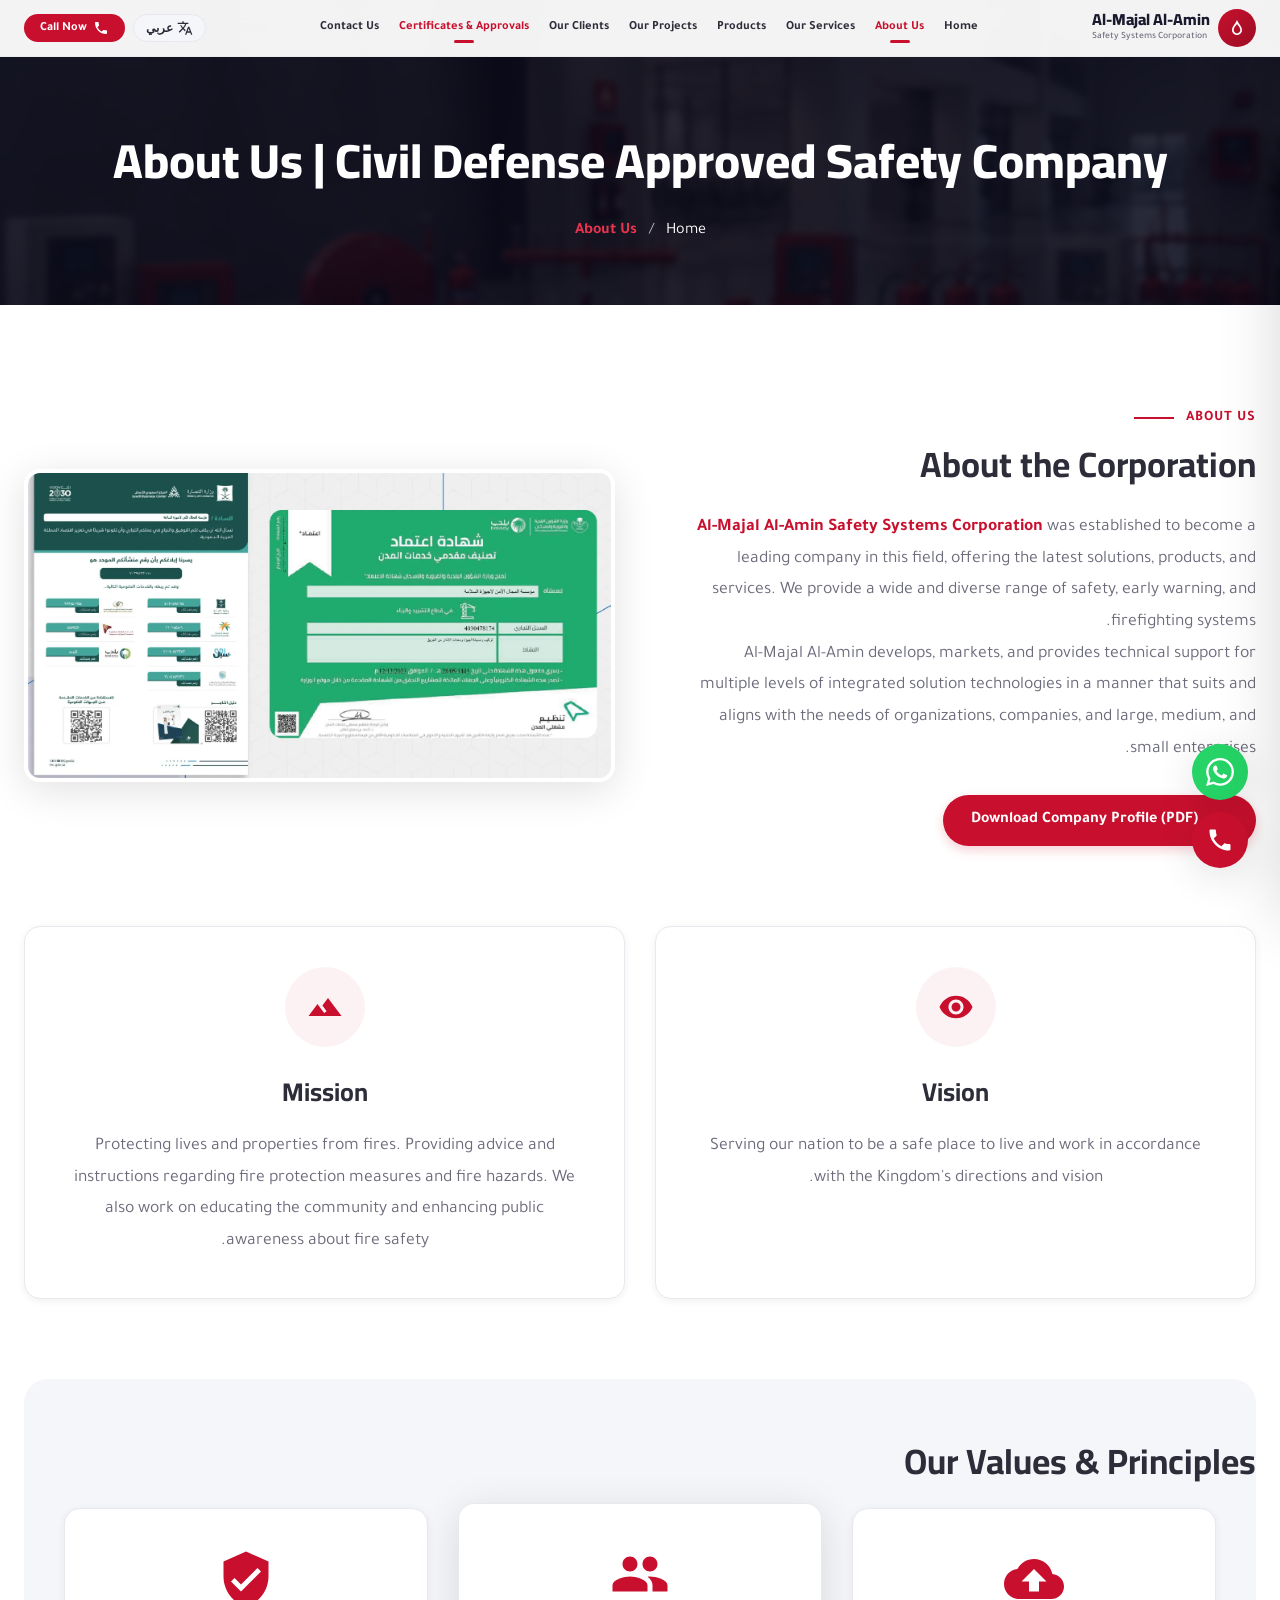
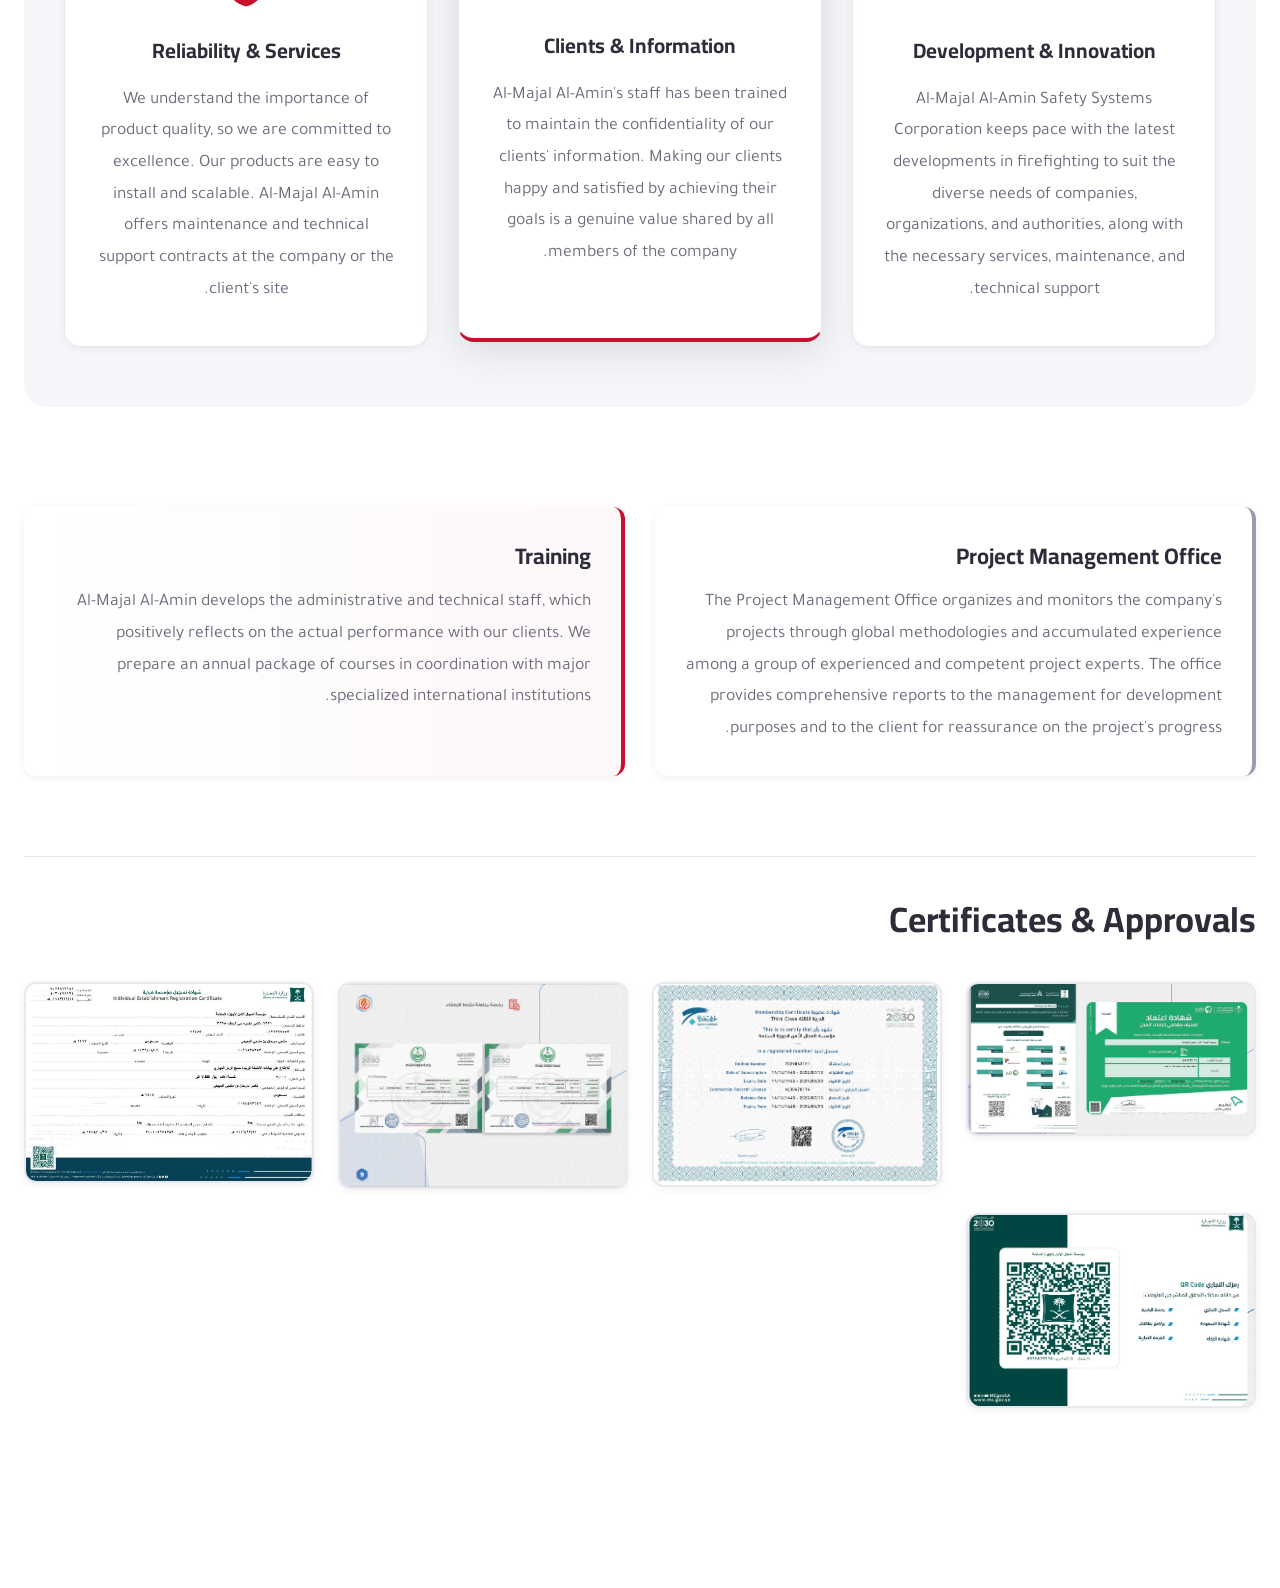
<file: about-en.html>
<!DOCTYPE html>
<html lang="en" dir="ltr">
<head>
<!-- Google Tag Manager -->
<script>(function(w,d,s,l,i){w[l]=w[l]||[];w[l].push({'gtm.start':
new Date().getTime(),event:'gtm.js'});var f=d.getElementsByTagName(s)[0],
j=d.createElement(s),dl=l!='dataLayer'?'&l='+l:'';j.async=true;j.src=
'https://www.googletagmanager.com/gtm.js?id='+i+dl;f.parentNode.insertBefore(j,f);
})(window,document,'script','dataLayer','GTM-PG3TN8QV');</script>
<!-- End Google Tag Manager -->
  <!-- Google tag (gtag.js) -->
  <script async src="https://www.googletagmanager.com/gtag/js?id=G-14L5YKZQYX"></script>
  <script>
    window.dataLayer = window.dataLayer || [];
    function gtag(){dataLayer.push(arguments);}
    gtag('js', new Date());
  
    gtag('config', 'G-14L5YKZQYX');
    gtag('config', 'AW-18387518048');
  </script>

  

<link rel="preload" href="css/style.css" as="style">
  <meta charset="UTF-8">
  <meta name="viewport" content="width=device-width, initial-scale=1.0">
  <title>Civil Defense Approved Safety Companies Jeddah | Al-Majal Al-Amin</title>
  
  <link rel="preconnect" href="https://fonts.googleapis.com">
  <link rel="preconnect" href="https://fonts.gstatic.com" crossorigin>
  <link href="https://fonts.googleapis.com/css2?family=Cairo:wght@400;600;700;800;900&family=Tajawal:wght@400;500;700;800&display=swap" rel="stylesheet">
  <link rel="stylesheet" href="css/style.css">

  <meta name="description" content="Learn about Al-Majal Al-Amin, a certified safety company approved by the Saudi Civil Defense. We offer engineering consulting, evacuation plans, and licensing.">
  <link rel="canonical" href="https://almajal-safety.com/about-en.html">
  <link rel="alternate" hreflang="en" href="https://almajal-safety.com/about-en.html">
  <link rel="alternate" hreflang="ar" href="https://almajal-safety.com/about.html">
  <link rel="alternate" hreflang="x-default" href="https://almajal-safety.com/">
  
  <meta property="og:title" content="Civil Defense Approved Safety Companies Jeddah | Al-Majal Al-Amin">
  <meta property="og:description" content="Learn about Al-Majal Al-Amin, a certified safety company approved by the Saudi Civil Defense. We offer engineering consulting, evacuation plans, and licensing.">
  <meta property="og:type" content="website">
  <meta property="og:url" content="https://almajal-safety.com/about-en.html">
  
  <script type="application/ld+json">
  {"@context": "https://schema.org", "@type": "LocalBusiness", "name": "Al-Majal Al-Amin | المجال الأمن", "image": "https://almajal-safety.com/images/logo.jpg", "telephone": "00966560736334", "address": {"@type": "PostalAddress", "addressLocality": "Jeddah", "addressCountry": "SA"}}
  </script>

</head>
<body class="page-about">
<!-- Google Tag Manager (noscript) -->
<noscript><iframe src="https://www.googletagmanager.com/ns.html?id=GTM-PG3TN8QV"
height="0" width="0" style="display:none;visibility:hidden"></iframe></noscript>
<!-- End Google Tag Manager (noscript) -->

  <!-- ===== HEADER ===== -->
  <header class="header" id="header">
    <div class="container">
      <a href="index-en.html" class="logo" id="logo">
        <div class="logo-icon">
          <svg viewBox="0 0 24 24"><path d="M12 2C10.97 6.3 6 9.5 6 14.5C6 17.81 8.69 20.5 12 20.5S18 17.81 18 14.5C18 9.5 13.03 6.3 12 2ZM12 18.5C9.79 18.5 8 16.71 8 14.5C8 11.39 10.94 9.09 12 7.28C13.06 9.09 16 11.39 16 14.5C16 16.71 14.21 18.5 12 18.5Z"/></svg>
        </div>
        <div class="logo-text">
          <span class="brand-name">Al-Majal Al-Amin</span>
          <span class="brand-tagline">Safety Systems Corporation</span>
        </div>
      </a>

      <nav class="main-nav" id="mainNav">
        <a href="index-en.html">Home</a>
        <a href="about-en.html" class="active">About Us</a>
        <a href="index-en.html#services">Our Services</a>
        <a href="index-en.html#products">Products</a>
        <a href="projects-en.html#projects">Our Projects</a>
        <a href="projects-en.html#clients">Our Clients</a>
        <a href="about-en.html#certificates" class="active">Certificates & Approvals</a>
        <a href="contact-en.html">Contact Us</a>
      </nav>

      <div class="header-actions">
        <button class="btn-lang" id="btnLang" onclick="window.location.href='about.html'">
          <svg width="16" height="16" viewBox="0 0 24 24" fill="currentColor"><path d="M12.87 15.07l-2.54-2.51.03-.03A17.52 17.52 0 0014.07 6H17V4h-7V2H8v2H1v2h11.17C11.5 7.92 10.44 9.75 9 11.35 8.07 10.32 7.3 9.19 6.69 8h-2c.73 1.63 1.73 3.17 2.98 4.56l-5.09 5.02L4 19l5-5 3.11 3.11.76-2.04M18.5 10h-2L12 22h2l1.12-3h4.75L21 22h2l-4.5-12m-2.62 7l1.62-4.33L19.12 17h-3.24z"/></svg>
          عربي
        </button>
        <button class="btn-contact-header" onclick="window.location.href='tel:00966560736334'">
          <svg width="16" height="16" viewBox="0 0 24 24" fill="currentColor"><path d="M6.62 10.79c1.44 2.83 3.76 5.14 6.59 6.59l2.2-2.2c.27-.27.67-.36 1.02-.24 1.12.37 2.33.57 3.57.57.55 0 1 .45 1 1V20c0 .55-.45 1-1 1-9.39 0-17-7.61-17-17 0-.55.45-1 1-1h3.5c.55 0 1 .45 1 1 0 1.25.2 2.45.57 3.57.11.35.03.74-.25 1.02l-2.2 2.2z"/></svg>
          Call Now
        </button>
        <button class="menu-toggle" id="menuToggle" aria-label="Open Menu">
          <span></span>
          <span></span>
          <span></span>
        </button>
      </div>
    </div>
  </header>

  <!-- Mobile Nav -->
  <div class="mobile-nav-overlay" id="mobileNavOverlay"></div>
  <div class="mobile-nav" id="mobileNav">
    <button class="mobile-nav-close" id="mobileNavClose">&times;</button>
    <a href="index-en.html">Home</a>
    <a href="about-en.html" class="active">About Us</a>
    <a href="index-en.html#services">Our Services</a>
    <a href="index-en.html#products">Products</a>
    <a href="projects-en.html#projects">Our Projects</a>
    <a href="projects-en.html#clients">Our Clients</a>
    <a href="about-en.html#certificates" class="active">Certificates & Approvals</a>
    <a href="contact-en.html">Contact Us</a>
    <a href="about.html" class="mobile-lang-btn" style="display:inline-flex;align-items:center;gap:8px;margin-top:15px;padding:10px 20px;background:rgba(200,16,46,0.15);border:1px solid rgba(200,16,46,0.3);border-radius:8px;color:#C8102E;font-weight:700;text-decoration:none;justify-content:center;">
      <svg width="16" height="16" viewBox="0 0 24 24" fill="currentColor"><path d="M12.87 15.07l-2.54-2.51.03-.03A17.52 17.52 0 0014.07 6H17V4h-7V2H8v2H1v2h11.17C11.5 7.92 10.44 9.75 9 11.35 8.07 10.32 7.3 9.19 6.69 8h-2c.73 1.63 1.73 3.17 2.98 4.56l-5.09 5.02L4 19l5-5 3.11 3.11.76-2.04M18.5 10h-2L12 22h2l1.12-3h4.75L21 22h2l-4.5-12m-2.62 7l1.62-4.33L19.12 17h-3.24z"/></svg>
      عربي
    </a>
  </div>

  <!-- ===== PAGE HEADER ===== -->
  <section class="page-header">
    <div class="page-header-bg">
      <img fetchpriority="high" src="images/hero-desktop.webp" alt="Background">
      <div class="overlay"></div>
    </div>
    <div class="container">
      <h1>About Us | Civil Defense Approved Safety Company</h1>
      <div class="breadcrumbs">
        <a href="index-en.html">Home</a> <span>/</span> <span class="current">About Us</span>
      </div>
    </div>
  </section>

  <!-- ===== ABOUT CONTENT ===== -->
  <section class="about-page-content">
    <div class="container">
      
      <!-- Intro Section with Image -->
      <div class="about-creative-grid animate-on-scroll">
        <div class="intro-text-box">
          <div class="section-label">
            <span>About Us</span>
            <span class="line"></span>
          </div>
          <h2 class="section-title">About the Corporation</h2>
          <p><strong style="color: var(--color-primary);">Al-Majal Al-Amin Safety Systems Corporation</strong> was established to become a leading company in this field, offering the latest solutions, products, and services. We provide a wide and diverse range of safety, early warning, and firefighting systems.</p>
          <p>Al-Majal Al-Amin develops, markets, and provides technical support for multiple levels of integrated solution technologies in a manner that suits and aligns with the needs of organizations, companies, and large, medium, and small enterprises.</p>
          
          <div style="margin-top: 30px;">
            <a href="profile.pdf" target="_blank" class="btn-primary" style="display:inline-flex; align-items:center; gap:10px; padding:12px 28px; font-size: 1rem; border-radius:50px; box-shadow:0 4px 12px rgba(200, 16, 46, 0.2);">
              <svg viewBox="0 0 24 24" width="20" height="20" fill="currentColor"><path d="M19 9h-4V3H9v6H5l7 7 7-7zM5 18v2h14v-2H5z"/></svg>
              Download Company Profile (PDF)
            </a>
          </div>
        </div>
        <div class="image-box">
          <img loading="lazy" src="images/Screenshot 2026-08-09 192246.webp" alt="Certificate and Approval 1" class="cert-img float-img">
        </div>
      </div>

      <!-- Vision & Mission (Clean Layout) -->
      <div class="vision-mission-grid animate-on-scroll">
        <div class="vm-card">
          <div class="icon">
            <svg viewBox="0 0 24 24"><path d="M12 4.5C7 4.5 2.73 7.61 1 12c1.73 4.39 6 7.5 11 7.5s9.27-3.11 11-7.5c-1.73-4.39-6-7.5-11-7.5zM12 17c-2.76 0-5-2.24-5-5s2.24-5 5-5 5 2.24 5 5-2.24 5-5 5zm0-8c-1.66 0-3 1.34-3 3s1.34 3 3 3 3-1.34 3-3-1.34-3-3-3z"/></svg>
          </div>
          <h3>Vision</h3>
          <p>Serving our nation to be a safe place to live and work in accordance with the Kingdom's directions and vision.</p>
        </div>
        
        <div class="vm-card">
          <div class="icon">
            <svg viewBox="0 0 24 24"><path d="M14 6l-3.75 5 2.85 3.8-1.6 1.2C9.81 13.75 7 10 7 10l-6 8h22L14 6z"/></svg>
          </div>
          <h3>Mission</h3>
          <p>Protecting lives and properties from fires. Providing advice and instructions regarding fire protection measures and fire hazards. We also work on educating the community and enhancing public awareness about fire safety.</p>
        </div>
      </div>

      <!-- Values Grid -->
      <div class="values-section animate-on-scroll">
        <h2 class="section-title text-center">Our Values & Principles</h2>
        <div class="values-grid">
          <div class="value-card">
            <div class="value-icon">
              <svg viewBox="0 0 24 24"><path d="M19.35 10.04C18.67 6.59 15.64 4 12 4 9.11 4 6.6 5.64 5.35 8.04 2.34 8.36 0 10.91 0 14c0 3.31 2.69 6 6 6h13c2.76 0 5-2.24 5-5 0-2.64-2.05-4.78-4.65-4.96zM14 13v4h-4v-4H7l5-5 5 5h-3z"/></svg>
            </div>
            <h4>Development & Innovation</h4>
            <p>Al-Majal Al-Amin Safety Systems Corporation keeps pace with the latest developments in firefighting to suit the diverse needs of companies, organizations, and authorities, along with the necessary services, maintenance, and technical support.</p>
          </div>
          <div class="value-card highlight-value">
            <div class="value-icon">
              <svg viewBox="0 0 24 24"><path d="M16 11c1.66 0 2.99-1.34 2.99-3S17.66 5 16 5c-1.66 0-3 1.34-3 3s1.34 3 3 3zm-8 0c1.66 0 2.99-1.34 2.99-3S9.66 5 8 5C6.34 5 5 6.34 5 8s1.34 3 3 3zm0 2c-2.33 0-7 1.17-7 3.5V19h14v-2.5c0-2.33-4.67-3.5-7-3.5zm8 0c-.29 0-.62.02-.97.05 1.16.84 1.97 1.97 1.97 3.45V19h6v-2.5c0-2.33-4.67-3.5-7-3.5z"/></svg>
            </div>
            <h4>Clients & Information</h4>
            <p>Al-Majal Al-Amin's staff has been trained to maintain the confidentiality of our clients' information. Making our clients happy and satisfied by achieving their goals is a genuine value shared by all members of the company.</p>
          </div>
          <div class="value-card">
            <div class="value-icon">
              <svg viewBox="0 0 24 24"><path d="M12 1L3 5v6c0 5.55 3.84 10.74 9 12 5.16-1.26 9-6.45 9-12V5l-9-4zm-2 16l-4-4 1.41-1.41L10 14.17l6.59-6.59L18 9l-8 8z"/></svg>
            </div>
            <h4>Reliability & Services</h4>
            <p>We understand the importance of product quality, so we are committed to excellence. Our products are easy to install and scalable. Al-Majal Al-Amin offers maintenance and technical support contracts at the company or the client's site.</p>
          </div>
        </div>
      </div>

      <!-- Management & Training (Clean Layout) -->
      <div class="mt-grid animate-on-scroll">
        <div class="mt-card">
          <h4>Project Management Office</h4>
          <p>The Project Management Office organizes and monitors the company's projects through global methodologies and accumulated experience among a group of experienced and competent project experts. The office provides comprehensive reports to the management for development purposes and to the client for reassurance on the project's progress.</p>
        </div>
        <div class="mt-card mt-accent">
          <h4>Training</h4>
          <p>Al-Majal Al-Amin develops the administrative and technical staff, which positively reflects on the actual performance with our clients. We prepare an annual package of courses in coordination with major specialized international institutions.</p>
        </div>
      </div>

      <!-- Certificates Section -->
      <div class="certificates-section animate-on-scroll" id="certificates">
        <h2 class="section-title text-center">Certificates & Approvals</h2>
        <div class="certificates-grid">
          <img loading="lazy" src="images/Screenshot 2026-08-09 192246.webp" alt="Certificate and Approval 1" class="cert-img-grid">
          <img loading="lazy" src="images/Screenshot 2026-08-09 192258.webp" alt="Certificate and Approval 2" class="cert-img-grid">
          <img loading="lazy" src="images/Screenshot 2026-08-09 192131.webp" alt="Certificate and Approval 3" class="cert-img-grid">
          <img loading="lazy" src="images/Screenshot 2026-08-09 192223.webp" alt="Certificate and Approval 4" class="cert-img-grid">
          <img loading="lazy" src="images/Screenshot 2026-08-09 192236.webp" alt="Certificate and Approval 5" class="cert-img-grid">
        </div>
      </div>

    </div>
  </section>


  <!-- ===== FLOATING BUTTONS ===== -->
  <div class="floating-buttons" id="floatingButtons">
    <a href="https://wa.me/966560736334" target="_blank" class="floating-btn whatsapp" aria-label="WhatsApp">
      <svg viewBox="0 0 24 24"><path d="M17.472 14.382c-.297-.149-1.758-.867-2.03-.967-.273-.099-.471-.148-.67.15-.197.297-.767.966-.94 1.164-.173.199-.347.223-.644.075-.297-.15-1.255-.463-2.39-1.475-.883-.788-1.48-1.761-1.653-2.059-.173-.297-.018-.458.13-.606.134-.133.298-.347.446-.52.149-.174.198-.298.298-.497.099-.198.05-.371-.025-.52-.075-.149-.669-1.612-.916-2.207-.242-.579-.487-.5-.669-.51-.173-.008-.371-.01-.57-.01-.198 0-.52.074-.792.372-.272.297-1.04 1.016-1.04 2.479 0 1.462 1.065 2.875 1.213 3.074.149.198 2.096 3.2 5.077 4.487.709.306 1.262.489 1.694.625.712.227 1.36.195 1.871.118.571-.085 1.758-.719 2.006-1.413.248-.694.248-1.289.173-1.413-.074-.124-.272-.198-.57-.347m-5.421 7.403h-.004a9.87 9.87 0 01-5.031-1.378l-.361-.214-3.741.982.998-3.648-.235-.374a9.86 9.86 0 01-1.51-5.26c.001-5.45 4.436-9.884 9.888-9.884 2.64 0 5.122 1.03 6.988 2.898a9.825 9.825 0 012.893 6.994c-.003 5.45-4.437 9.884-9.885 9.884m8.413-18.297A11.815 11.815 0 0012.05 0C5.495 0 .16 5.335.157 11.892c0 2.096.547 4.142 1.588 5.945L.057 24l6.305-1.654a11.882 11.882 0 005.683 1.448h.005c6.554 0 11.89-5.335 11.893-11.893a11.821 11.821 0 00-3.48-8.413z"/></svg>
    </a>
    <a href="tel:00966560736334" class="floating-btn phone" aria-label="Call Us">
      <svg viewBox="0 0 24 24"><path d="M6.62 10.79c1.44 2.83 3.76 5.14 6.59 6.59l2.2-2.2c.27-.27.67-.36 1.02-.24 1.12.37 2.33.57 3.57.57.55 0 1 .45 1 1V20c0 .55-.45 1-1 1-9.39 0-17-7.61-17-17 0-.55.45-1 1-1h3.5c.55 0 1 .45 1 1 0 1.25.2 2.45.57 3.57.11.35.03.74-.25 1.02l-2.2 2.2z"/></svg>
    </a>
  </div>

  <script>
    // Header scroll effect
    const header = document.getElementById('header');
    window.addEventListener('scroll', () => {
      if (window.scrollY > 50) {
        header.classList.add('scrolled');
      } else {
        header.classList.remove('scrolled');
      }
    });

    // Mobile menu toggle
    const menuToggle = document.getElementById('menuToggle');
    const mobileNav = document.getElementById('mobileNav');
    const mobileNavOverlay = document.getElementById('mobileNavOverlay');
    const mobileNavClose = document.getElementById('mobileNavClose');

    function openMobileNav() {
      mobileNav.classList.add('active');
      mobileNavOverlay.classList.add('active');
      document.body.style.overflow = 'hidden';
    }

    function closeMobileNav() {
      mobileNav.classList.remove('active');
      mobileNavOverlay.classList.remove('active');
      document.body.style.overflow = '';
    }

    menuToggle.addEventListener('click', openMobileNav);
    mobileNavClose.addEventListener('click', closeMobileNav);
    mobileNavOverlay.addEventListener('click', closeMobileNav);

    // Scroll animations
    const observerOptions = {
      root: null,
      rootMargin: '0px 0px -80px 0px',
      threshold: 0.1
    };

    const observer = new IntersectionObserver((entries) => {
      entries.forEach((entry, index) => {
        if (entry.isIntersecting) {
          entry.target.classList.add('visible');
          observer.unobserve(entry.target);
        }
      });
    }, observerOptions);

    document.querySelectorAll('.animate-on-scroll').forEach(el => {
      observer.observe(el);
    });
  </script>

<script>
(function () {
  function sendAdsEvent(action, label) {
    if (typeof window.gtag === 'function') {
      window.gtag('event', action, {
        event_category: 'engagement',
        event_label: label,
        transport_type: 'beacon'
      });
    }
  }

  document.addEventListener('click', function (e) {
    var el = e.target.closest ? e.target.closest('a') : null;
    if (!el) return;

    var href = (el.getAttribute('href') || '').toLowerCase();

    if (href.indexOf('tel:') === 0) {
      sendAdsEvent('phone_click', href.replace('tel:', ''));
    }

    if (href.indexOf('wa.me') !== -1 || href.indexOf('whatsapp') !== -1) {
      sendAdsEvent('whatsapp_click', href);
    }
  });
})();
</script>

</body>
</html>
</file>
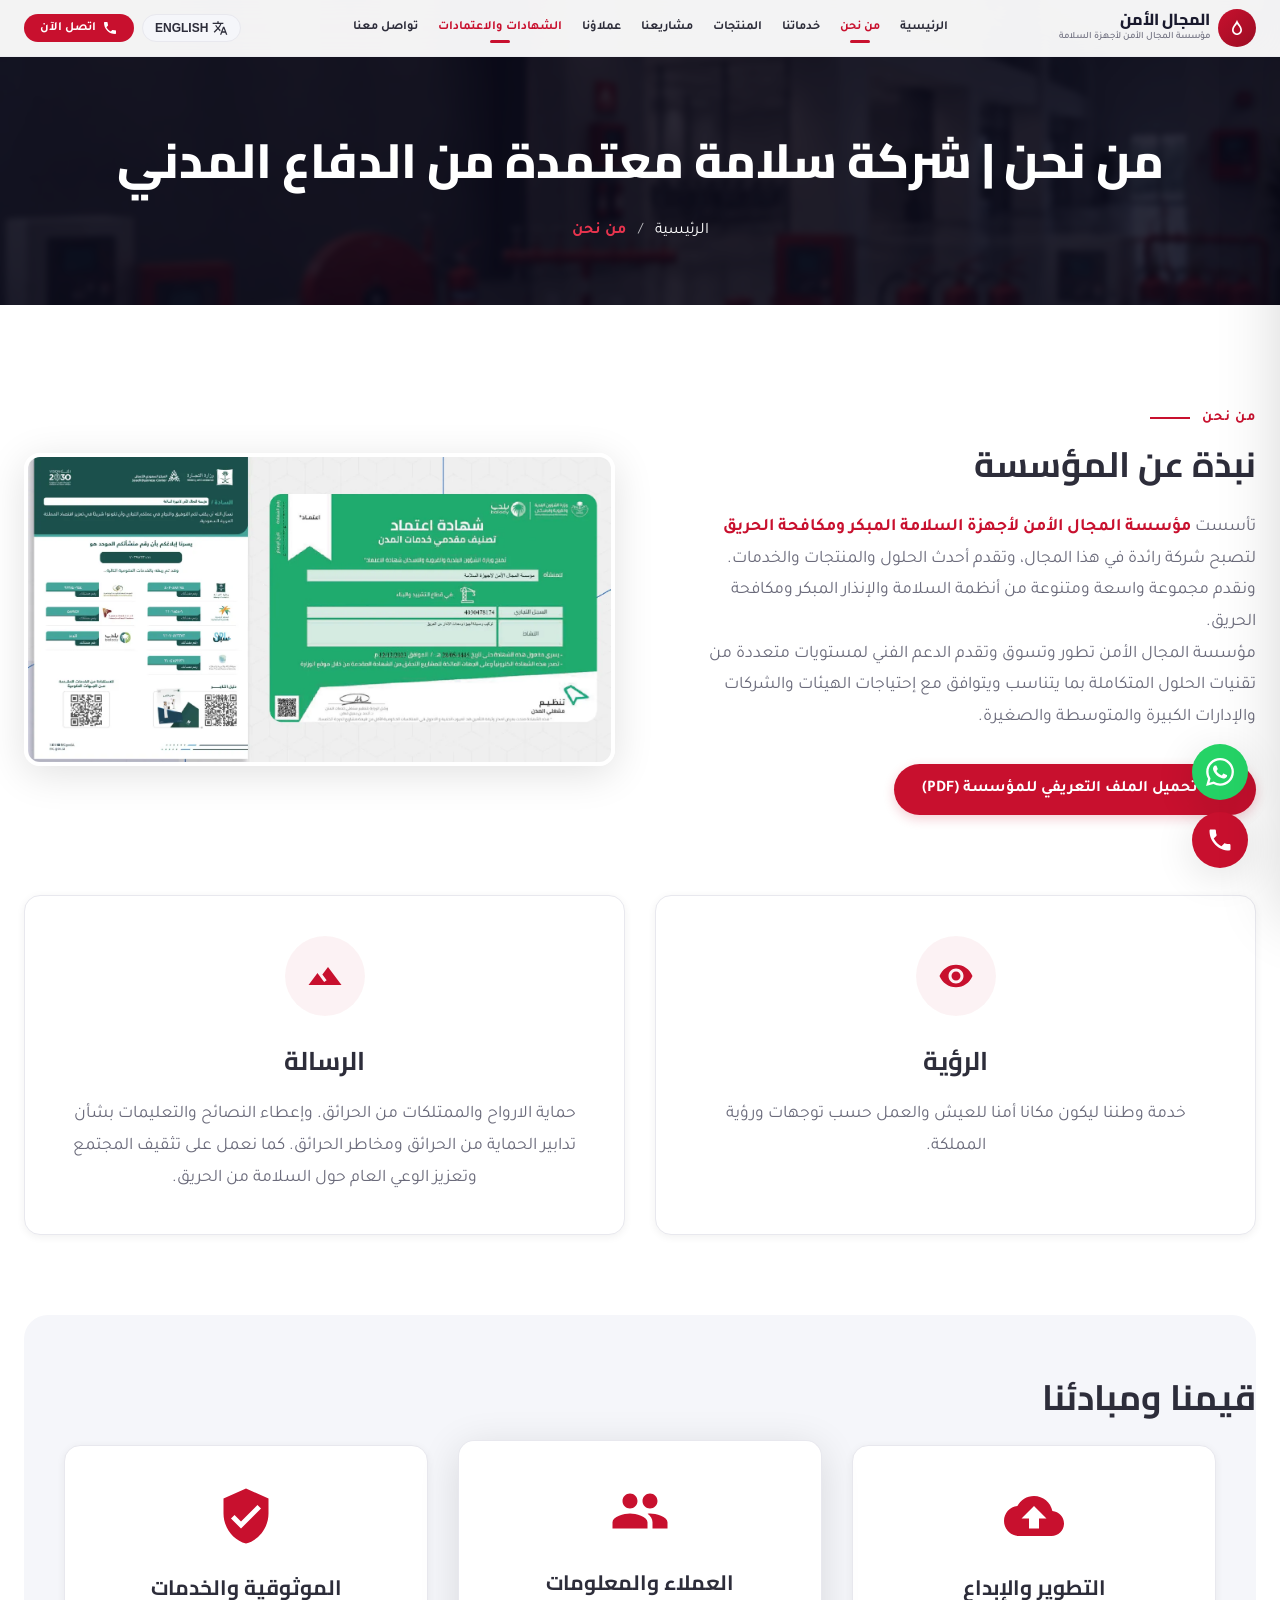
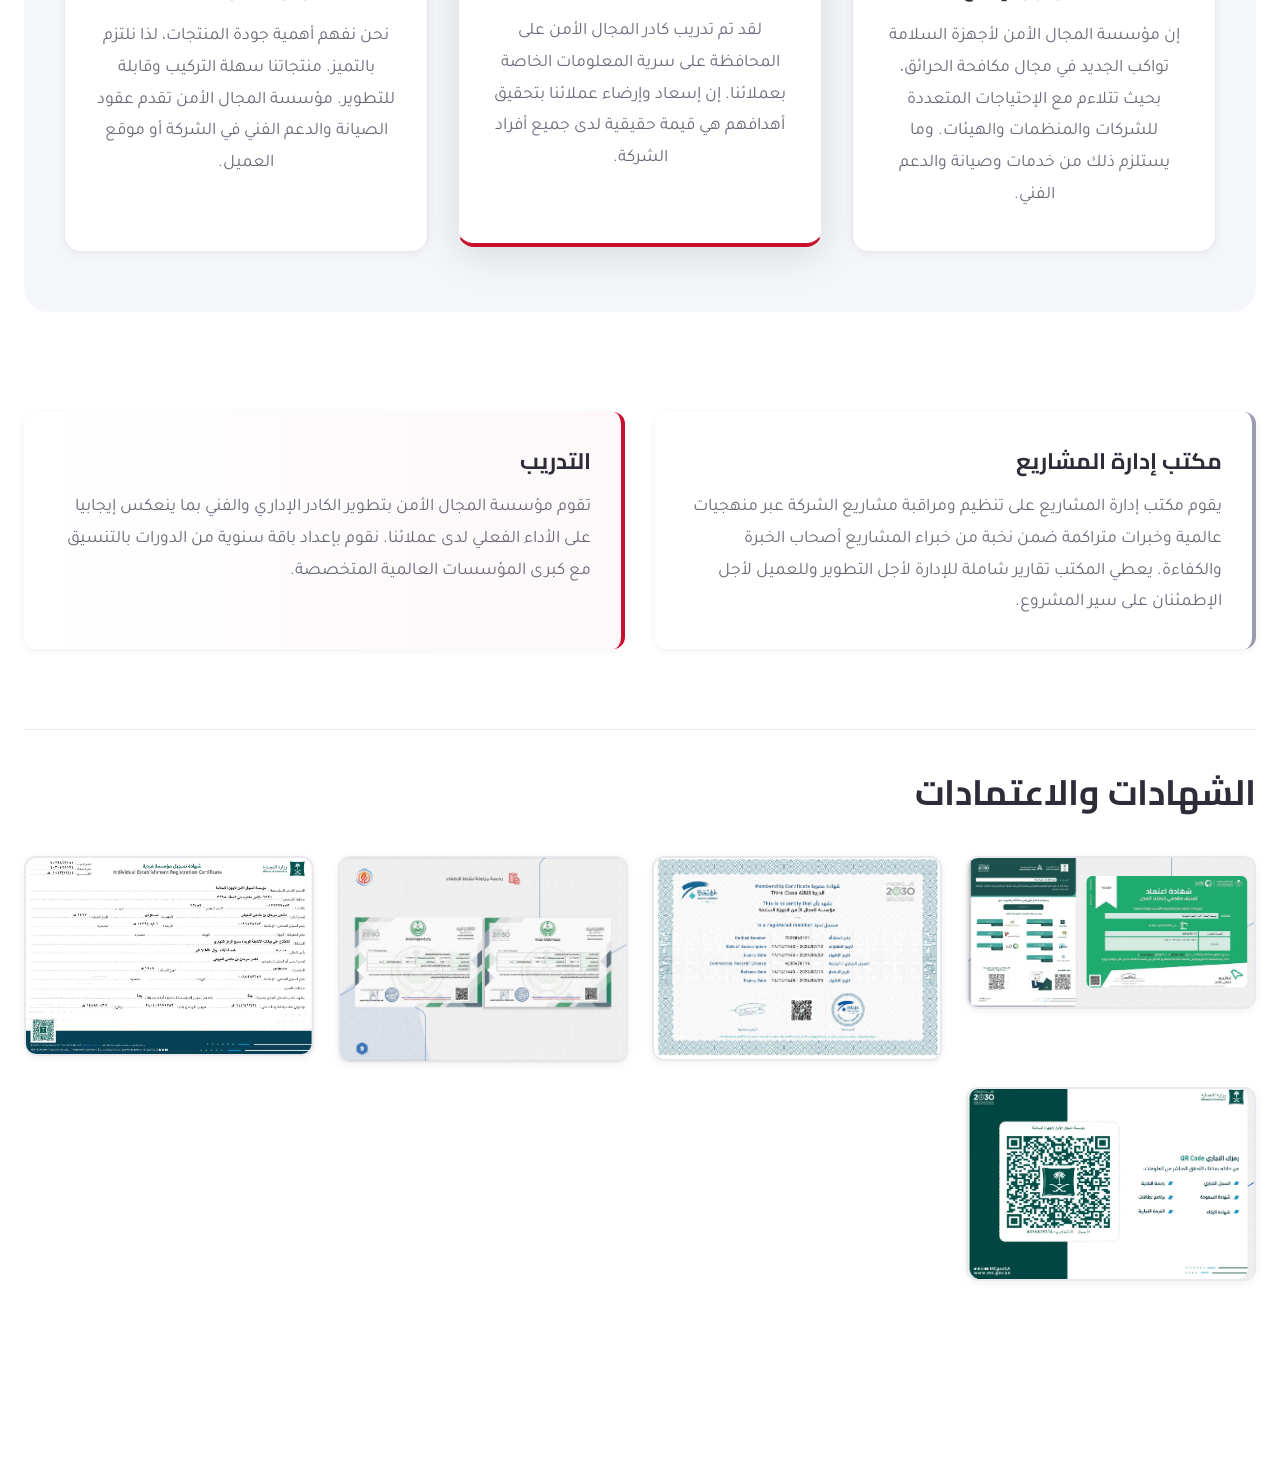
<file: about.html>
<!DOCTYPE html>
<html lang="ar" dir="rtl">
<head>
<!-- Google Tag Manager -->
<script>(function(w,d,s,l,i){w[l]=w[l]||[];w[l].push({'gtm.start':
new Date().getTime(),event:'gtm.js'});var f=d.getElementsByTagName(s)[0],
j=d.createElement(s),dl=l!='dataLayer'?'&l='+l:'';j.async=true;j.src=
'https://www.googletagmanager.com/gtm.js?id='+i+dl;f.parentNode.insertBefore(j,f);
})(window,document,'script','dataLayer','GTM-PG3TN8QV');</script>
<!-- End Google Tag Manager -->
  <!-- Google tag (gtag.js) -->
  <script async src="https://www.googletagmanager.com/gtag/js?id=G-14L5YKZQYX"></script>
  <script>
    window.dataLayer = window.dataLayer || [];
    function gtag(){dataLayer.push(arguments);}
    gtag('js', new Date());
  
    gtag('config', 'G-14L5YKZQYX');
    gtag('config', 'AW-18387518048');
  </script>

  

<link rel="preload" href="css/style.css" as="style">
  <meta charset="UTF-8">
  <meta name="viewport" content="width=device-width, initial-scale=1.0">
  <title>شركات السلامة المعتمدة من الدفاع المدني بجدة | المجال الأمن</title>
  
  <link rel="preconnect" href="https://fonts.googleapis.com">
  <link rel="preconnect" href="https://fonts.gstatic.com" crossorigin>
  <link href="https://fonts.googleapis.com/css2?family=Cairo:wght@400;600;700;800;900&family=Tajawal:wght@400;500;700;800&display=swap" rel="stylesheet">
  <link rel="stylesheet" href="css/style.css">

  <meta name="description" content="تعرف على مؤسسة المجال الأمن، من أبرز شركات السلامة المعتمدة من الدفاع المدني بجدة. نقدم استشارات هندسية، خطط إخلاء، واستخراج تراخيص السلامة.">
  <link rel="canonical" href="https://almajal-safety.com/about.html">
  <link rel="alternate" hreflang="ar" href="https://almajal-safety.com/about.html">
  <link rel="alternate" hreflang="en" href="https://almajal-safety.com/about-en.html">
  <link rel="alternate" hreflang="x-default" href="https://almajal-safety.com/">
  
  <meta property="og:title" content="شركات السلامة المعتمدة من الدفاع المدني بجدة | المجال الأمن">
  <meta property="og:description" content="تعرف على مؤسسة المجال الأمن، من أبرز شركات السلامة المعتمدة من الدفاع المدني بجدة. نقدم استشارات هندسية، خطط إخلاء، واستخراج تراخيص السلامة.">
  <meta property="og:type" content="website">
  <meta property="og:url" content="https://almajal-safety.com/about.html">
  
  <script type="application/ld+json">
  {"@context": "https://schema.org", "@type": "LocalBusiness", "name": "Al-Majal Al-Amin | المجال الأمن", "image": "https://almajal-safety.com/images/logo.jpg", "telephone": "00966560736334", "address": {"@type": "PostalAddress", "addressLocality": "Jeddah", "addressCountry": "SA"}}
  </script>

</head>
<body class="page-about">
<!-- Google Tag Manager (noscript) -->
<noscript><iframe src="https://www.googletagmanager.com/ns.html?id=GTM-PG3TN8QV"
height="0" width="0" style="display:none;visibility:hidden"></iframe></noscript>
<!-- End Google Tag Manager (noscript) -->

  <!-- ===== HEADER ===== -->
  <header class="header" id="header">
    <div class="container">
      <a href="/" class="logo" id="logo">
        <div class="logo-icon">
          <svg viewBox="0 0 24 24"><path d="M12 2C10.97 6.3 6 9.5 6 14.5C6 17.81 8.69 20.5 12 20.5S18 17.81 18 14.5C18 9.5 13.03 6.3 12 2ZM12 18.5C9.79 18.5 8 16.71 8 14.5C8 11.39 10.94 9.09 12 7.28C13.06 9.09 16 11.39 16 14.5C16 16.71 14.21 18.5 12 18.5Z"/></svg>
        </div>
        <div class="logo-text">
          <span class="brand-name">المجال الأمن</span>
          <span class="brand-tagline">مؤسسة المجال الأمن لأجهزة السلامة</span>
        </div>
      </a>

      <nav class="main-nav" id="mainNav">
        <a href="/">الرئيسية</a>
        <a href="about.html" class="active">من نحن</a>
        <a href="/#services">خدماتنا</a>
        <a href="/#products">المنتجات</a>
        <a href="projects.html#projects">مشاريعنا</a>
        <a href="projects.html#clients">عملاؤنا</a>
        <a href="about.html#certificates" class="active">الشهادات والاعتمادات</a>
        <a href="contact.html">تواصل معنا</a>
      </nav>

      <div class="header-actions">
        <button class="btn-lang" id="btnLang" onclick="window.location.href='about-en.html'">
          <svg width="16" height="16" viewBox="0 0 24 24" fill="currentColor"><path d="M12.87 15.07l-2.54-2.51.03-.03A17.52 17.52 0 0014.07 6H17V4h-7V2H8v2H1v2h11.17C11.5 7.92 10.44 9.75 9 11.35 8.07 10.32 7.3 9.19 6.69 8h-2c.73 1.63 1.73 3.17 2.98 4.56l-5.09 5.02L4 19l5-5 3.11 3.11.76-2.04M18.5 10h-2L12 22h2l1.12-3h4.75L21 22h2l-4.5-12m-2.62 7l1.62-4.33L19.12 17h-3.24z"/></svg>
          ENGLISH
        </button>
        <button class="btn-contact-header" onclick="window.location.href='tel:00966560736334'">
          <svg width="16" height="16" viewBox="0 0 24 24" fill="currentColor"><path d="M6.62 10.79c1.44 2.83 3.76 5.14 6.59 6.59l2.2-2.2c.27-.27.67-.36 1.02-.24 1.12.37 2.33.57 3.57.57.55 0 1 .45 1 1V20c0 .55-.45 1-1 1-9.39 0-17-7.61-17-17 0-.55.45-1 1-1h3.5c.55 0 1 .45 1 1 0 1.25.2 2.45.57 3.57.11.35.03.74-.25 1.02l-2.2 2.2z"/></svg>
          اتصل الآن
        </button>
        <button class="menu-toggle" id="menuToggle" aria-label="فتح القائمة">
          <span></span>
          <span></span>
          <span></span>
        </button>
      </div>
    </div>
  </header>

  <!-- Mobile Nav -->
  <div class="mobile-nav-overlay" id="mobileNavOverlay"></div>
  <div class="mobile-nav" id="mobileNav">
    <button class="mobile-nav-close" id="mobileNavClose">&times;</button>
    <a href="/">الرئيسية</a>
    <a href="about.html" class="active">من نحن</a>
    <a href="/#services">خدماتنا</a>
    <a href="/#products">المنتجات</a>
    <a href="projects.html#projects">مشاريعنا</a>
    <a href="projects.html#clients">عملاؤنا</a>
    <a href="about.html#certificates" class="active">الشهادات والاعتمادات</a>
    <a href="contact.html">تواصل معنا</a>
    <a href="about-en.html" class="mobile-lang-btn" style="display:inline-flex;align-items:center;gap:8px;margin-top:15px;padding:10px 20px;background:rgba(200,16,46,0.15);border:1px solid rgba(200,16,46,0.3);border-radius:8px;color:#C8102E;font-weight:700;text-decoration:none;justify-content:center;">
      <svg width="16" height="16" viewBox="0 0 24 24" fill="currentColor"><path d="M12.87 15.07l-2.54-2.51.03-.03A17.52 17.52 0 0014.07 6H17V4h-7V2H8v2H1v2h11.17C11.5 7.92 10.44 9.75 9 11.35 8.07 10.32 7.3 9.19 6.69 8h-2c.73 1.63 1.73 3.17 2.98 4.56l-5.09 5.02L4 19l5-5 3.11 3.11.76-2.04M18.5 10h-2L12 22h2l1.12-3h4.75L21 22h2l-4.5-12m-2.62 7l1.62-4.33L19.12 17h-3.24z"/></svg>
      ENGLISH
    </a>
  </div>

  <!-- ===== PAGE HEADER ===== -->
  <section class="page-header">
    <div class="page-header-bg">
      <img fetchpriority="high" src="images/hero-desktop.webp" alt="Background">
      <div class="overlay"></div>
    </div>
    <div class="container">
      <h1>من نحن | شركة سلامة معتمدة من الدفاع المدني</h1>
      <div class="breadcrumbs">
        <a href="/">الرئيسية</a> <span>/</span> <span class="current">من نحن</span>
      </div>
    </div>
  </section>

  <!-- ===== ABOUT CONTENT ===== -->
  <section class="about-page-content">
    <div class="container">
      
      <!-- Intro Section with Image -->
      <div class="about-creative-grid animate-on-scroll">
        <div class="intro-text-box">
          <div class="section-label">
            <span>من نحن</span>
            <span class="line"></span>
          </div>
          <h2 class="section-title">نبذة عن المؤسسة</h2>
          <p>تأسست <strong style="color: var(--color-primary);">مؤسسة المجال الأمن لأجهزة السلامة المبكر ومكافحة الحريق</strong> لتصبح شركة رائدة في هذا المجال، وتقدم أحدث الحلول والمنتجات والخدمات. ونقدم مجموعة واسعة ومتنوعة من أنظمة السلامة والإنذار المبكر ومكافحة الحريق.</p>
          <p>مؤسسة المجال الأمن تطور وتسوق وتقدم الدعم الفني لمستويات متعددة من تقنيات الحلول المتكاملة بما يتناسب ويتوافق مع إحتياجات الهيئات والشركات والإدارات الكبيرة والمتوسطة والصغيرة.</p>
          
          <div style="margin-top: 30px;">
            <a href="profile.pdf" target="_blank" class="btn-primary" style="display:inline-flex; align-items:center; gap:10px; padding:12px 28px; font-size: 1rem; border-radius:50px; box-shadow:0 4px 12px rgba(200, 16, 46, 0.2);">
              <svg viewBox="0 0 24 24" width="20" height="20" fill="currentColor"><path d="M19 9h-4V3H9v6H5l7 7 7-7zM5 18v2h14v-2H5z"/></svg>
              تحميل الملف التعريفي للمؤسسة (PDF)
            </a>
          </div>
        </div>
        <div class="image-box">
          <img loading="lazy" src="images/Screenshot 2026-08-09 192246.webp" alt="شهادة واعتماد 1" class="cert-img float-img">
        </div>
      </div>

      <!-- Vision & Mission (Clean Layout) -->
      <div class="vision-mission-grid animate-on-scroll">
        <div class="vm-card">
          <div class="icon">
            <svg viewBox="0 0 24 24"><path d="M12 4.5C7 4.5 2.73 7.61 1 12c1.73 4.39 6 7.5 11 7.5s9.27-3.11 11-7.5c-1.73-4.39-6-7.5-11-7.5zM12 17c-2.76 0-5-2.24-5-5s2.24-5 5-5 5 2.24 5 5-2.24 5-5 5zm0-8c-1.66 0-3 1.34-3 3s1.34 3 3 3 3-1.34 3-3-1.34-3-3-3z"/></svg>
          </div>
          <h3>الرؤية</h3>
          <p>خدمة وطننا ليكون مكانا أمنا للعيش والعمل حسب توجهات ورؤية المملكة.</p>
        </div>
        
        <div class="vm-card">
          <div class="icon">
            <svg viewBox="0 0 24 24"><path d="M14 6l-3.75 5 2.85 3.8-1.6 1.2C9.81 13.75 7 10 7 10l-6 8h22L14 6z"/></svg>
          </div>
          <h3>الرسالة</h3>
          <p>حماية الارواح والممتلكات من الحرائق. وإعطاء النصائح والتعليمات بشأن تدابير الحماية من الحرائق ومخاطر الحرائق. كما نعمل على تثقيف المجتمع وتعزيز الوعي العام حول السلامة من الحريق.</p>
        </div>
      </div>

      <!-- Values Grid -->
      <div class="values-section animate-on-scroll">
        <h2 class="section-title text-center">قيمنا ومبادئنا</h2>
        <div class="values-grid">
          <div class="value-card">
            <div class="value-icon">
              <svg viewBox="0 0 24 24"><path d="M19.35 10.04C18.67 6.59 15.64 4 12 4 9.11 4 6.6 5.64 5.35 8.04 2.34 8.36 0 10.91 0 14c0 3.31 2.69 6 6 6h13c2.76 0 5-2.24 5-5 0-2.64-2.05-4.78-4.65-4.96zM14 13v4h-4v-4H7l5-5 5 5h-3z"/></svg>
            </div>
            <h4>التطوير والإبداع</h4>
            <p>إن مؤسسة المجال الأمن لأجهزة السلامة تواكب الجديد في مجال مكافحة الحرائق، بحيث تتلاءم مع الإحتياجات المتعددة للشركات والمنظمات والهيئات. وما يستلزم ذلك من خدمات وصيانة والدعم الفني.</p>
          </div>
          <div class="value-card highlight-value">
            <div class="value-icon">
              <svg viewBox="0 0 24 24"><path d="M16 11c1.66 0 2.99-1.34 2.99-3S17.66 5 16 5c-1.66 0-3 1.34-3 3s1.34 3 3 3zm-8 0c1.66 0 2.99-1.34 2.99-3S9.66 5 8 5C6.34 5 5 6.34 5 8s1.34 3 3 3zm0 2c-2.33 0-7 1.17-7 3.5V19h14v-2.5c0-2.33-4.67-3.5-7-3.5zm8 0c-.29 0-.62.02-.97.05 1.16.84 1.97 1.97 1.97 3.45V19h6v-2.5c0-2.33-4.67-3.5-7-3.5z"/></svg>
            </div>
            <h4>العملاء والمعلومات</h4>
            <p>لقد تم تدريب كادر المجال الأمن على المحافظة على سرية المعلومات الخاصة بعملائنا. إن إسعاد وإرضاء عملائنا بتحقيق أهدافهم هي قيمة حقيقية لدى جميع أفراد الشركة.</p>
          </div>
          <div class="value-card">
            <div class="value-icon">
              <svg viewBox="0 0 24 24"><path d="M12 1L3 5v6c0 5.55 3.84 10.74 9 12 5.16-1.26 9-6.45 9-12V5l-9-4zm-2 16l-4-4 1.41-1.41L10 14.17l6.59-6.59L18 9l-8 8z"/></svg>
            </div>
            <h4>الموثوقية والخدمات</h4>
            <p>نحن نفهم أهمية جودة المنتجات، لذا نلتزم بالتميز. منتجاتنا سهلة التركيب وقابلة للتطوير. مؤسسة المجال الأمن تقدم عقود الصيانة والدعم الفني في الشركة أو موقع العميل.</p>
          </div>
        </div>
      </div>

      <!-- Management & Training (Clean Layout) -->
      <div class="mt-grid animate-on-scroll">
        <div class="mt-card">
          <h4>مكتب إدارة المشاريع</h4>
          <p>يقوم مكتب إدارة المشاريع على تنظيم ومراقبة مشاريع الشركة عبر منهجيات عالمية وخبرات متراكمة ضمن نخبة من خبراء المشاريع أصحاب الخبرة والكفاءة. يعطي المكتب تقارير شاملة للإدارة لأجل التطوير وللعميل لأجل الإطمئنان على سير المشروع.</p>
        </div>
        <div class="mt-card mt-accent">
          <h4>التدريب</h4>
          <p>تقوم مؤسسة المجال الأمن بتطوير الكادر الإداري والفني بما ينعكس إيجابيا على الأداء الفعلي لدى عملائنا. نقوم بإعداد باقة سنوية من الدورات بالتنسيق مع كبرى المؤسسات العالمية المتخصصة.</p>
        </div>
      </div>

      <!-- Certificates Section -->
      <div class="certificates-section animate-on-scroll" id="certificates">
        <h2 class="section-title text-center">الشهادات والاعتمادات</h2>
        <div class="certificates-grid">
          <img loading="lazy" src="images/Screenshot 2026-08-09 192246.webp" alt="شهادة واعتماد 1" class="cert-img-grid">
          <img loading="lazy" src="images/Screenshot 2026-08-09 192258.webp" alt="شهادة واعتماد 2" class="cert-img-grid">
          <img loading="lazy" src="images/Screenshot 2026-08-09 192131.webp" alt="شهادة واعتماد 3" class="cert-img-grid">
          <img loading="lazy" src="images/Screenshot 2026-08-09 192223.webp" alt="شهادة واعتماد 4" class="cert-img-grid">
          <img loading="lazy" src="images/Screenshot 2026-08-09 192236.webp" alt="شهادة واعتماد 5" class="cert-img-grid">
        </div>
      </div>

    </div>
  </section>


  <!-- ===== FLOATING BUTTONS ===== -->
  <div class="floating-buttons" id="floatingButtons">
    <a href="https://wa.me/966560736334" target="_blank" class="floating-btn whatsapp" aria-label="واتساب">
      <svg viewBox="0 0 24 24"><path d="M17.472 14.382c-.297-.149-1.758-.867-2.03-.967-.273-.099-.471-.148-.67.15-.197.297-.767.966-.94 1.164-.173.199-.347.223-.644.075-.297-.15-1.255-.463-2.39-1.475-.883-.788-1.48-1.761-1.653-2.059-.173-.297-.018-.458.13-.606.134-.133.298-.347.446-.52.149-.174.198-.298.298-.497.099-.198.05-.371-.025-.52-.075-.149-.669-1.612-.916-2.207-.242-.579-.487-.5-.669-.51-.173-.008-.371-.01-.57-.01-.198 0-.52.074-.792.372-.272.297-1.04 1.016-1.04 2.479 0 1.462 1.065 2.875 1.213 3.074.149.198 2.096 3.2 5.077 4.487.709.306 1.262.489 1.694.625.712.227 1.36.195 1.871.118.571-.085 1.758-.719 2.006-1.413.248-.694.248-1.289.173-1.413-.074-.124-.272-.198-.57-.347m-5.421 7.403h-.004a9.87 9.87 0 01-5.031-1.378l-.361-.214-3.741.982.998-3.648-.235-.374a9.86 9.86 0 01-1.51-5.26c.001-5.45 4.436-9.884 9.888-9.884 2.64 0 5.122 1.03 6.988 2.898a9.825 9.825 0 012.893 6.994c-.003 5.45-4.437 9.884-9.885 9.884m8.413-18.297A11.815 11.815 0 0012.05 0C5.495 0 .16 5.335.157 11.892c0 2.096.547 4.142 1.588 5.945L.057 24l6.305-1.654a11.882 11.882 0 005.683 1.448h.005c6.554 0 11.89-5.335 11.893-11.893a11.821 11.821 0 00-3.48-8.413z"/></svg>
    </a>
    <a href="tel:00966560736334" class="floating-btn phone" aria-label="اتصل بنا">
      <svg viewBox="0 0 24 24"><path d="M6.62 10.79c1.44 2.83 3.76 5.14 6.59 6.59l2.2-2.2c.27-.27.67-.36 1.02-.24 1.12.37 2.33.57 3.57.57.55 0 1 .45 1 1V20c0 .55-.45 1-1 1-9.39 0-17-7.61-17-17 0-.55.45-1 1-1h3.5c.55 0 1 .45 1 1 0 1.25.2 2.45.57 3.57.11.35.03.74-.25 1.02l-2.2 2.2z"/></svg>
    </a>
  </div>

  <script>
    // Header scroll effect
    const header = document.getElementById('header');
    window.addEventListener('scroll', () => {
      if (window.scrollY > 50) {
        header.classList.add('scrolled');
      } else {
        header.classList.remove('scrolled');
      }
    });

    // Mobile menu toggle
    const menuToggle = document.getElementById('menuToggle');
    const mobileNav = document.getElementById('mobileNav');
    const mobileNavOverlay = document.getElementById('mobileNavOverlay');
    const mobileNavClose = document.getElementById('mobileNavClose');

    function openMobileNav() {
      mobileNav.classList.add('active');
      mobileNavOverlay.classList.add('active');
      document.body.style.overflow = 'hidden';
    }

    function closeMobileNav() {
      mobileNav.classList.remove('active');
      mobileNavOverlay.classList.remove('active');
      document.body.style.overflow = '';
    }

    menuToggle.addEventListener('click', openMobileNav);
    mobileNavClose.addEventListener('click', closeMobileNav);
    mobileNavOverlay.addEventListener('click', closeMobileNav);

    // Scroll animations
    const observerOptions = {
      root: null,
      rootMargin: '0px 0px -80px 0px',
      threshold: 0.1
    };

    const observer = new IntersectionObserver((entries) => {
      entries.forEach((entry, index) => {
        if (entry.isIntersecting) {
          entry.target.classList.add('visible');
          observer.unobserve(entry.target);
        }
      });
    }, observerOptions);

    document.querySelectorAll('.animate-on-scroll').forEach(el => {
      observer.observe(el);
    });
  </script>

<script>
(function () {
  function sendAdsEvent(action, label) {
    if (typeof window.gtag === 'function') {
      window.gtag('event', action, {
        event_category: 'engagement',
        event_label: label,
        transport_type: 'beacon'
      });
    }
  }

  document.addEventListener('click', function (e) {
    var el = e.target.closest ? e.target.closest('a') : null;
    if (!el) return;

    var href = (el.getAttribute('href') || '').toLowerCase();

    if (href.indexOf('tel:') === 0) {
      sendAdsEvent('phone_click', href.replace('tel:', ''));
    }

    if (href.indexOf('wa.me') !== -1 || href.indexOf('whatsapp') !== -1) {
      sendAdsEvent('whatsapp_click', href);
    }
  });
})();
</script>

</body>
</html>
</file>
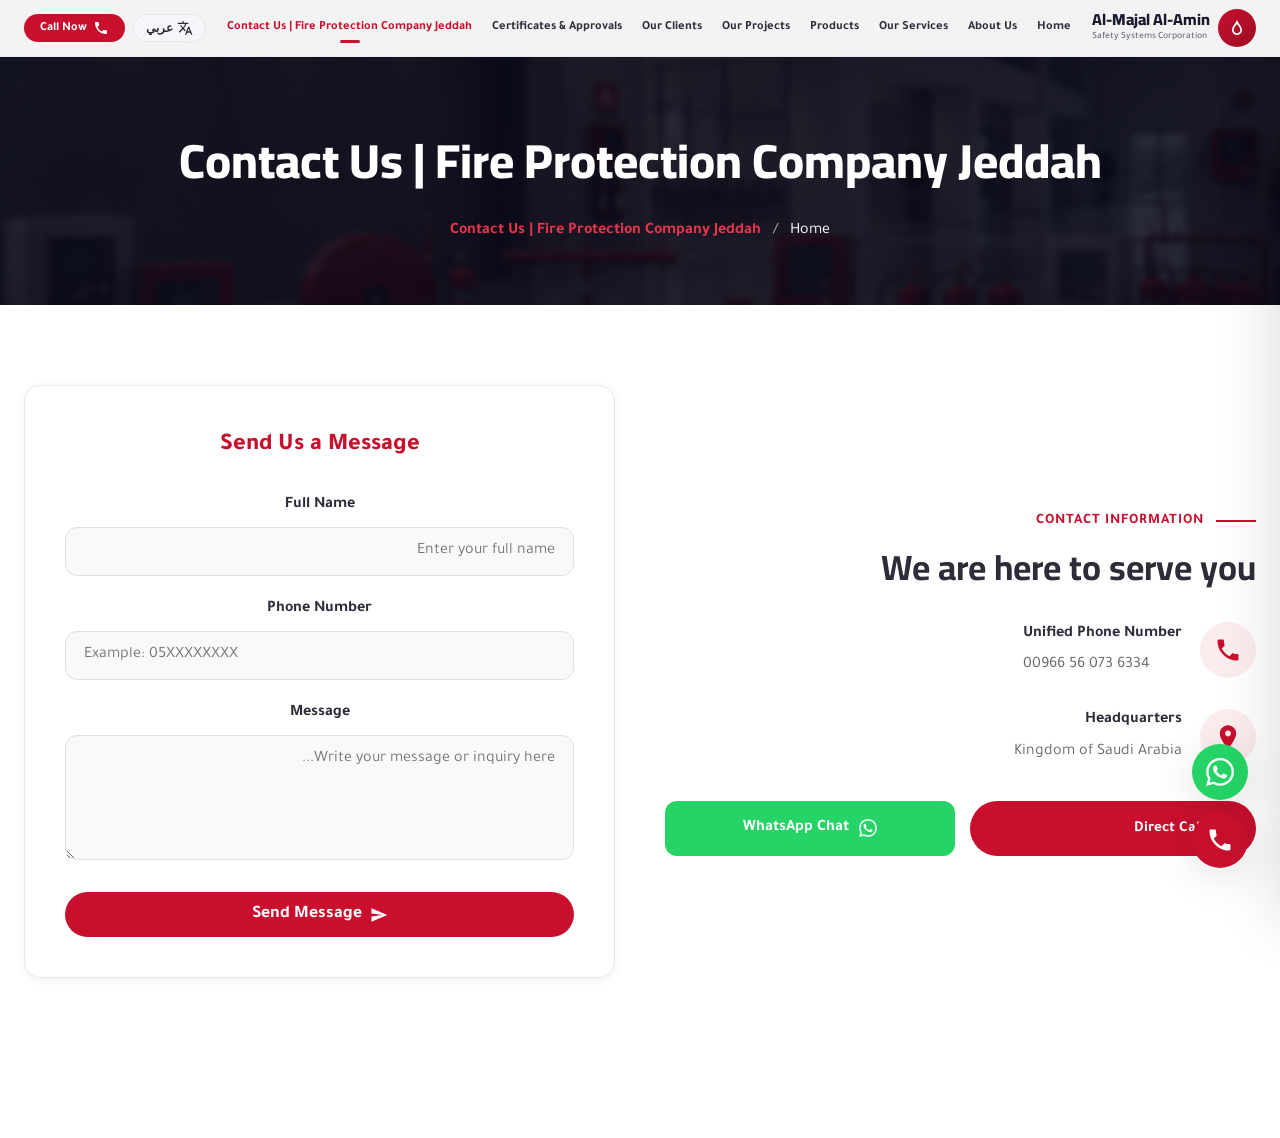
<file: contact-en.html>
<!DOCTYPE html>
<html lang="en" dir="ltr">
<head>
<!-- Google Tag Manager -->
<script>(function(w,d,s,l,i){w[l]=w[l]||[];w[l].push({'gtm.start':
new Date().getTime(),event:'gtm.js'});var f=d.getElementsByTagName(s)[0],
j=d.createElement(s),dl=l!='dataLayer'?'&l='+l:'';j.async=true;j.src=
'https://www.googletagmanager.com/gtm.js?id='+i+dl;f.parentNode.insertBefore(j,f);
})(window,document,'script','dataLayer','GTM-PG3TN8QV');</script>
<!-- End Google Tag Manager -->
  <!-- Google tag (gtag.js) -->
  <script async src="https://www.googletagmanager.com/gtag/js?id=G-14L5YKZQYX"></script>
  <script>
    window.dataLayer = window.dataLayer || [];
    function gtag(){dataLayer.push(arguments);}
    gtag('js', new Date());
  
    gtag('config', 'G-14L5YKZQYX');
    gtag('config', 'AW-18387518048');
  </script>

  

<link rel="preload" href="css/style.css" as="style">
  <meta charset="UTF-8">
  <meta name="viewport" content="width=device-width, initial-scale=1.0">
  <title>Contact Us | Fire Protection Company Jeddah</title>
  
  <link rel="preconnect" href="https://fonts.googleapis.com">
  <link rel="preconnect" href="https://fonts.gstatic.com" crossorigin>
  <link href="https://fonts.googleapis.com/css2?family=Cairo:wght@400;600;700;800;900&family=Tajawal:wght@400;500;700;800&display=swap" rel="stylesheet">
  <link rel="stylesheet" href="css/style.css">

  <meta name="description" content="Contact Al-Majal Al-Amin for reliable fire protection and safety systems in Jeddah, Saudi Arabia. Call us at +966560736334 or reach out via WhatsApp.">
  <link rel="canonical" href="https://almajal-safety.com/contact-en.html">
  <link rel="alternate" hreflang="en" href="https://almajal-safety.com/contact-en.html">
  <link rel="alternate" hreflang="ar" href="https://almajal-safety.com/contact.html">
  <link rel="alternate" hreflang="x-default" href="https://almajal-safety.com/">
  
  <meta property="og:title" content="Contact Us | Fire Protection Company Jeddah">
  <meta property="og:description" content="Contact Al-Majal Al-Amin for reliable fire protection and safety systems in Jeddah, Saudi Arabia. Call us at +966560736334 or reach out via WhatsApp.">
  <meta property="og:type" content="website">
  <meta property="og:url" content="https://almajal-safety.com/contact-en.html">
  
  <script type="application/ld+json">
  {"@context": "https://schema.org", "@type": "LocalBusiness", "name": "Al-Majal Al-Amin | المجال الأمن", "image": "https://almajal-safety.com/images/logo.jpg", "telephone": "00966560736334", "address": {"@type": "PostalAddress", "addressLocality": "Jeddah", "addressCountry": "SA"}}
  </script>

</head>
<body class="page-about">
<!-- Google Tag Manager (noscript) -->
<noscript><iframe src="https://www.googletagmanager.com/ns.html?id=GTM-PG3TN8QV"
height="0" width="0" style="display:none;visibility:hidden"></iframe></noscript>
<!-- End Google Tag Manager (noscript) -->

  <!-- ===== HEADER ===== -->
  <header class="header" id="header">
    <div class="container">
      <a href="index-en.html" class="logo" id="logo">
        <div class="logo-icon">
          <svg viewBox="0 0 24 24"><path d="M12 2C10.97 6.3 6 9.5 6 14.5C6 17.81 8.69 20.5 12 20.5S18 17.81 18 14.5C18 9.5 13.03 6.3 12 2ZM12 18.5C9.79 18.5 8 16.71 8 14.5C8 11.39 10.94 9.09 12 7.28C13.06 9.09 16 11.39 16 14.5C16 16.71 14.21 18.5 12 18.5Z"/></svg>
        </div>
        <div class="logo-text">
          <span class="brand-name">Al-Majal Al-Amin</span>
          <span class="brand-tagline">Safety Systems Corporation</span>
        </div>
      </a>

      <nav class="main-nav" id="mainNav">
        <a href="index-en.html">Home</a>
        <a href="about-en.html">About Us</a>
        <a href="index-en.html#services">Our Services</a>
        <a href="index-en.html#products">Products</a>
        <a href="projects-en.html#projects">Our Projects</a>
        <a href="projects-en.html#clients">Our Clients</a>
        <a href="about-en.html#certificates">Certificates & Approvals</a>
        <a href="contact-en.html" class="active">Contact Us | Fire Protection Company Jeddah</a>
      </nav>

      <div class="header-actions">
        <button class="btn-lang" id="btnLang" onclick="window.location.href='contact.html'">
          <svg width="16" height="16" viewBox="0 0 24 24" fill="currentColor"><path d="M12.87 15.07l-2.54-2.51.03-.03A17.52 17.52 0 0014.07 6H17V4h-7V2H8v2H1v2h11.17C11.5 7.92 10.44 9.75 9 11.35 8.07 10.32 7.3 9.19 6.69 8h-2c.73 1.63 1.73 3.17 2.98 4.56l-5.09 5.02L4 19l5-5 3.11 3.11.76-2.04M18.5 10h-2L12 22h2l1.12-3h4.75L21 22h2l-4.5-12m-2.62 7l1.62-4.33L19.12 17h-3.24z"/></svg>
          عربي
        </button>
        <button class="btn-contact-header" onclick="window.location.href='tel:00966560736334'">
          <svg width="16" height="16" viewBox="0 0 24 24" fill="currentColor"><path d="M6.62 10.79c1.44 2.83 3.76 5.14 6.59 6.59l2.2-2.2c.27-.27.67-.36 1.02-.24 1.12.37 2.33.57 3.57.57.55 0 1 .45 1 1V20c0 .55-.45 1-1 1-9.39 0-17-7.61-17-17 0-.55.45-1 1-1h3.5c.55 0 1 .45 1 1 0 1.25.2 2.45.57 3.57.11.35.03.74-.25 1.02l-2.2 2.2z"/></svg>
          Call Now
        </button>
        <button class="menu-toggle" id="menuToggle" aria-label="Open Menu">
          <span></span>
          <span></span>
          <span></span>
        </button>
      </div>
    </div>
  </header>

  <!-- Mobile Nav -->
  <div class="mobile-nav-overlay" id="mobileNavOverlay"></div>
  <div class="mobile-nav" id="mobileNav">
    <button class="mobile-nav-close" id="mobileNavClose">&times;</button>
    <a href="index-en.html">Home</a>
    <a href="about-en.html">About Us</a>
    <a href="index-en.html#services">Our Services</a>
    <a href="index-en.html#products">Products</a>
    <a href="projects-en.html#projects">Our Projects</a>
    <a href="projects-en.html#clients">Our Clients</a>
    <a href="about-en.html#certificates">Certificates & Approvals</a>
    <a href="contact-en.html" class="active">Contact Us | Fire Protection Company Jeddah</a>
    <a href="contact.html" class="mobile-lang-btn" style="display:inline-flex;align-items:center;gap:8px;margin-top:15px;padding:10px 20px;background:rgba(200,16,46,0.15);border:1px solid rgba(200,16,46,0.3);border-radius:8px;color:#C8102E;font-weight:700;text-decoration:none;justify-content:center;">
      <svg width="16" height="16" viewBox="0 0 24 24" fill="currentColor"><path d="M12.87 15.07l-2.54-2.51.03-.03A17.52 17.52 0 0014.07 6H17V4h-7V2H8v2H1v2h11.17C11.5 7.92 10.44 9.75 9 11.35 8.07 10.32 7.3 9.19 6.69 8h-2c.73 1.63 1.73 3.17 2.98 4.56l-5.09 5.02L4 19l5-5 3.11 3.11.76-2.04M18.5 10h-2L12 22h2l1.12-3h4.75L21 22h2l-4.5-12m-2.62 7l1.62-4.33L19.12 17h-3.24z"/></svg>
      عربي
    </a>
  </div>

  <!-- ===== PAGE HEADER ===== -->
  <section class="page-header">
    <div class="page-header-bg">
      <img fetchpriority="high" src="images/hero-desktop.webp" alt="Background">
      <div class="overlay"></div>
    </div>
    <div class="container">
      <h1>Contact Us | Fire Protection Company Jeddah</h1>
      <div class="breadcrumbs">
        <a href="index-en.html">Home</a> <span>/</span> <span class="current">Contact Us | Fire Protection Company Jeddah</span>
      </div>
    </div>
  </section>

  

  <!-- ===== CONTACT CONTENT ===== -->
  <section class="about-section" style="padding: 80px 0;">
    <div class="container">
      <div class="about-creative-grid animate-on-scroll">
        <!-- Contact Info Side -->
        <div>
          <div class="section-label">
            <span class="line"></span>
            <span>Contact Information</span>
          </div>
          <h2 class="section-title" style="margin-bottom: 30px;">We are here to serve you</h2>

          <div style="display: flex; align-items: center; gap: 18px; margin-bottom: 28px;">
            <div style="width: 56px; height: 56px; background: rgba(200, 16, 46, 0.08); border-radius: 50%; display: flex; align-items: center; justify-content: center; flex-shrink: 0;">
              <svg width="28" height="28" viewBox="0 0 24 24" fill="#C8102E"><path d="M6.62 10.79c1.44 2.83 3.76 5.14 6.59 6.59l2.2-2.2c.27-.27.67-.36 1.02-.24 1.12.37 2.33.57 3.57.57.55 0 1 .45 1 1V20c0 .55-.45 1-1 1-9.39 0-17-7.61-17-17 0-.55.45-1 1-1h3.5c.55 0 1 .45 1 1 0 1.25.2 2.45.57 3.57.11.35.03.74-.25 1.02l-2.2 2.2z"/></svg>
            </div>
            <div>
              <h4 style="font-weight: 700; margin-bottom: 4px;">Unified Phone Number</h4>
              <p style="color: #666; margin: 0;" dir="ltr">00966 56 073 6334</p>
            </div>
          </div>

          <div style="display: flex; align-items: center; gap: 18px; margin-bottom: 28px;">
            <div style="width: 56px; height: 56px; background: rgba(200, 16, 46, 0.08); border-radius: 50%; display: flex; align-items: center; justify-content: center; flex-shrink: 0;">
              <svg width="28" height="28" viewBox="0 0 24 24" fill="#C8102E"><path d="M12 2C8.13 2 5 5.13 5 9c0 5.25 7 13 7 13s7-7.75 7-13c0-3.87-3.13-7-7-7zm0 9.5c-1.38 0-2.5-1.12-2.5-2.5s1.12-2.5 2.5-2.5 2.5 1.12 2.5 2.5-1.12 2.5-2.5 2.5z"/></svg>
            </div>
            <div>
              <h4 style="font-weight: 700; margin-bottom: 4px;">Headquarters</h4>
              <p style="color: #666; margin: 0;">Kingdom of Saudi Arabia</p>
            </div>
          </div>

          <div style="display: flex; gap: 15px; margin-top: 35px;">
            <a href="tel:00966560736334" class="btn-primary" style="flex: 1; text-align: center; text-decoration: none;">
              <svg width="18" height="18" viewBox="0 0 24 24" fill="currentColor"><path d="M6.62 10.79c1.44 2.83 3.76 5.14 6.59 6.59l2.2-2.2c.27-.27.67-.36 1.02-.24 1.12.37 2.33.57 3.57.57.55 0 1 .45 1 1V20c0 .55-.45 1-1 1-9.39 0-17-7.61-17-17 0-.55.45-1 1-1h3.5c.55 0 1 .45 1 1 0 1.25.2 2.45.57 3.57.11.35.03.74-.25 1.02l-2.2 2.2z"/></svg>
              Direct Call
            </a>
            <a href="https://wa.me/966560736334" target="_blank" style="flex: 1; display: inline-flex; align-items: center; justify-content: center; gap: 10px; padding: 14px 28px; background: #25D366; color: white; border-radius: 12px; font-weight: 700; text-decoration: none; transition: all 0.3s ease;">
              <svg width="18" height="18" viewBox="0 0 24 24" fill="currentColor"><path d="M17.472 14.382c-.297-.149-1.758-.867-2.03-.967-.273-.099-.471-.148-.67.15-.197.297-.767.966-.94 1.164-.173.199-.347.223-.644.075-.297-.15-1.255-.463-2.39-1.475-.883-.788-1.48-1.761-1.653-2.059-.173-.297-.018-.458.13-.606.134-.133.298-.347.446-.52.149-.174.198-.298.298-.497.099-.198.05-.371-.025-.52-.075-.149-.669-1.612-.916-2.207-.242-.579-.487-.5-.669-.51-.173-.008-.371-.01-.57-.01-.198 0-.52.074-.792.372-.272.297-1.04 1.016-1.04 2.479 0 1.462 1.065 2.875 1.213 3.074.149.198 2.096 3.2 5.077 4.487.709.306 1.262.489 1.694.625.712.227 1.36.195 1.871.118.571-.085 1.758-.719 2.006-1.413.248-.694.248-1.289.173-1.413-.074-.124-.272-.198-.57-.347m-5.421 7.403h-.004a9.87 9.87 0 01-5.031-1.378l-.361-.214-3.741.982.998-3.648-.235-.374a9.86 9.86 0 01-1.51-5.26c.001-5.45 4.436-9.884 9.888-9.884 2.64 0 5.122 1.03 6.988 2.898a9.825 9.825 0 012.893 6.994c-.003 5.45-4.437 9.884-9.885 9.884m8.413-18.297A11.815 11.815 0 0012.05 0C5.495 0 .16 5.335.157 11.892c0 2.096.547 4.142 1.588 5.945L.057 24l6.305-1.654a11.882 11.882 0 005.683 1.448h.005c6.554 0 11.89-5.335 11.893-11.893a11.821 11.821 0 00-3.48-8.413Z"/></svg>
              WhatsApp Chat
            </a>
          </div>
        </div>

        <!-- Contact Form Side -->
        <div>
          <div class="vm-card" style="padding: 40px;">
            <h3 style="font-size: 1.5rem; color: #C8102E; margin-bottom: 25px; font-weight: 800;">Send Us a Message</h3>
            <form id="contactForm">
              <input type="hidden" name="_subject" value="New Contact Request - Al-Majal Al-Amin">
              <input type="hidden" name="_captcha" value="false">
              <div style="margin-bottom: 20px;">
                <label style="display: block; margin-bottom: 8px; font-weight: 700;">Full Name</label>
                <input type="text" name="name" required placeholder="Enter your full name" style="width: 100%; padding: 14px 18px; border: 1px solid #e0e0e0; border-radius: 12px; font-family: inherit; font-size: 1rem; background: #f8f9fa;">
              </div>
              <div style="margin-bottom: 20px;">
                <label style="display: block; margin-bottom: 8px; font-weight: 700;">Phone Number</label>
                <input type="tel" name="phone" required placeholder="Example: 05XXXXXXXX" style="width: 100%; padding: 14px 18px; border: 1px solid #e0e0e0; border-radius: 12px; font-family: inherit; font-size: 1rem; background: #f8f9fa;">
              </div>
              <div style="margin-bottom: 20px;">
                <label style="display: block; margin-bottom: 8px; font-weight: 700;">Message</label>
                <textarea name="message" rows="5" required placeholder="Write your message or inquiry here..." style="width: 100%; padding: 14px 18px; border: 1px solid #e0e0e0; border-radius: 12px; font-family: inherit; font-size: 1rem; background: #f8f9fa; resize: vertical;"></textarea>
              </div>
              <button type="submit" class="btn-primary" style="width: 100%; justify-content: center; font-size: 1.1rem;">
                <svg width="18" height="18" viewBox="0 0 24 24" fill="currentColor"><path d="M2.01 21L23 12 2.01 3 2 10l15 2-15 2z"/></svg>
                Send Message
              </button>
            </form>
          </div>
        </div>
      </div>
    </div>
  </section>


<!-- ===== FLOATING BUTTONS ===== -->
  <div class="floating-buttons" id="floatingButtons">
    <a href="https://wa.me/966560736334" target="_blank" class="floating-btn whatsapp" aria-label="WhatsApp">
      <svg viewBox="0 0 24 24"><path d="M17.472 14.382c-.297-.149-1.758-.867-2.03-.967-.273-.099-.471-.148-.67.15-.197.297-.767.966-.94 1.164-.173.199-.347.223-.644.075-.297-.15-1.255-.463-2.39-1.475-.883-.788-1.48-1.761-1.653-2.059-.173-.297-.018-.458.13-.606.134-.133.298-.347.446-.52.149-.174.198-.298.298-.497.099-.198.05-.371-.025-.52-.075-.149-.669-1.612-.916-2.207-.242-.579-.487-.5-.669-.51-.173-.008-.371-.01-.57-.01-.198 0-.52.074-.792.372-.272.297-1.04 1.016-1.04 2.479 0 1.462 1.065 2.875 1.213 3.074.149.198 2.096 3.2 5.077 4.487.709.306 1.262.489 1.694.625.712.227 1.36.195 1.871.118.571-.085 1.758-.719 2.006-1.413.248-.694.248-1.289.173-1.413-.074-.124-.272-.198-.57-.347m-5.421 7.403h-.004a9.87 9.87 0 01-5.031-1.378l-.361-.214-3.741.982.998-3.648-.235-.374a9.86 9.86 0 01-1.51-5.26c.001-5.45 4.436-9.884 9.888-9.884 2.64 0 5.122 1.03 6.988 2.898a9.825 9.825 0 012.893 6.994c-.003 5.45-4.437 9.884-9.885 9.884m8.413-18.297A11.815 11.815 0 0012.05 0C5.495 0 .16 5.335.157 11.892c0 2.096.547 4.142 1.588 5.945L.057 24l6.305-1.654a11.882 11.882 0 005.683 1.448h.005c6.554 0 11.89-5.335 11.893-11.893a11.821 11.821 0 00-3.48-8.413z"/></svg>
    </a>
    <a href="tel:00966560736334" class="floating-btn phone" aria-label="Call Us">
      <svg viewBox="0 0 24 24"><path d="M6.62 10.79c1.44 2.83 3.76 5.14 6.59 6.59l2.2-2.2c.27-.27.67-.36 1.02-.24 1.12.37 2.33.57 3.57.57.55 0 1 .45 1 1V20c0 .55-.45 1-1 1-9.39 0-17-7.61-17-17 0-.55.45-1 1-1h3.5c.55 0 1 .45 1 1 0 1.25.2 2.45.57 3.57.11.35.03.74-.25 1.02l-2.2 2.2z"/></svg>
    </a>
  </div>

  <script>
    // Header scroll effect
    const header = document.getElementById('header');
    window.addEventListener('scroll', () => {
      if (window.scrollY > 50) {
        header.classList.add('scrolled');
      } else {
        header.classList.remove('scrolled');
      }
    });

    // Mobile menu toggle
    const menuToggle = document.getElementById('menuToggle');
    const mobileNav = document.getElementById('mobileNav');
    const mobileNavOverlay = document.getElementById('mobileNavOverlay');
    const mobileNavClose = document.getElementById('mobileNavClose');

    function openMobileNav() {
      mobileNav.classList.add('active');
      mobileNavOverlay.classList.add('active');
      document.body.style.overflow = 'hidden';
    }

    function closeMobileNav() {
      mobileNav.classList.remove('active');
      mobileNavOverlay.classList.remove('active');
      document.body.style.overflow = '';
    }

    menuToggle.addEventListener('click', openMobileNav);
    mobileNavClose.addEventListener('click', closeMobileNav);
    mobileNavOverlay.addEventListener('click', closeMobileNav);

    // Scroll animations
    const observerOptions = {
      root: null,
      rootMargin: '0px 0px -80px 0px',
      threshold: 0.1
    };

    const observer = new IntersectionObserver((entries) => {
      entries.forEach((entry, index) => {
        if (entry.isIntersecting) {
          entry.target.classList.add('visible');
          observer.unobserve(entry.target);
        }
      });
    }, observerOptions);

    document.querySelectorAll('.animate-on-scroll').forEach(el => {
      observer.observe(el);
    });
  </script>

  <script>
    var contactForm = document.getElementById('contactForm');
    var e1 = 'alalmagle';
    var e2 = 'alaminforsafty';
    var d = 'gmail.com';
    contactForm.action = 'https://formsubmit.co/' + e1 + e2 + '@' + d;
    contactForm.method = 'POST';
  </script>

<script>
(function () {
  function sendAdsEvent(action, label) {
    if (typeof window.gtag === 'function') {
      window.gtag('event', action, {
        event_category: 'engagement',
        event_label: label,
        transport_type: 'beacon'
      });
    }
  }

  document.addEventListener('click', function (e) {
    var el = e.target.closest ? e.target.closest('a') : null;
    if (!el) return;

    var href = (el.getAttribute('href') || '').toLowerCase();

    if (href.indexOf('tel:') === 0) {
      sendAdsEvent('phone_click', href.replace('tel:', ''));
    }

    if (href.indexOf('wa.me') !== -1 || href.indexOf('whatsapp') !== -1) {
      sendAdsEvent('whatsapp_click', href);
    }
  });
})();
</script>

</body>
</html>
</file>
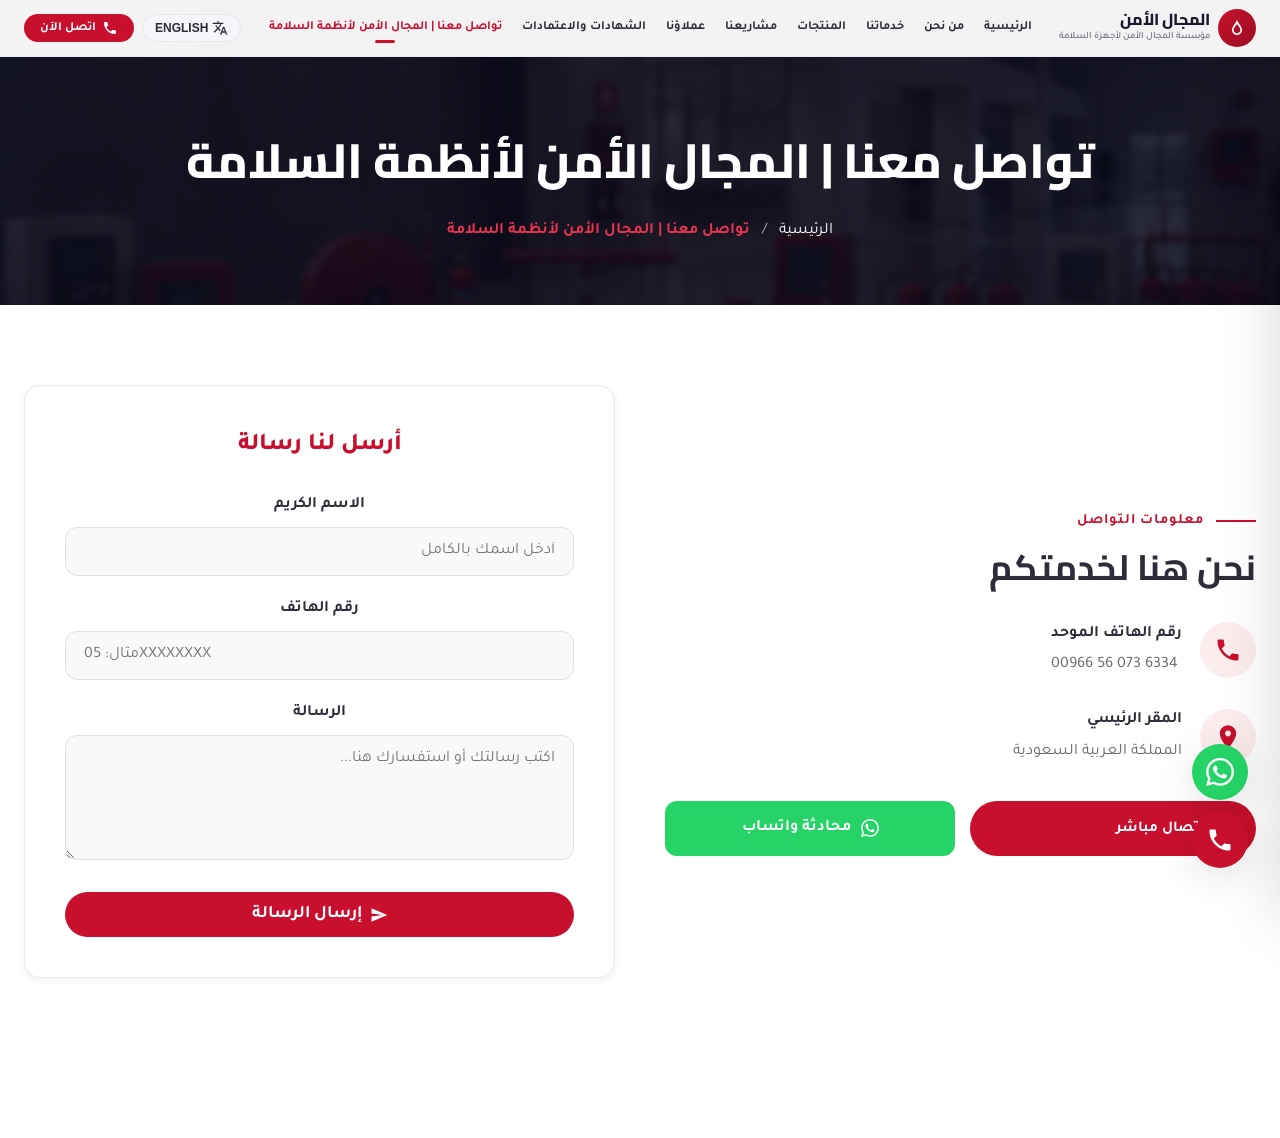
<file: contact.html>
<!DOCTYPE html>
<html lang="ar" dir="rtl">
<head>
<!-- Google Tag Manager -->
<script>(function(w,d,s,l,i){w[l]=w[l]||[];w[l].push({'gtm.start':
new Date().getTime(),event:'gtm.js'});var f=d.getElementsByTagName(s)[0],
j=d.createElement(s),dl=l!='dataLayer'?'&l='+l:'';j.async=true;j.src=
'https://www.googletagmanager.com/gtm.js?id='+i+dl;f.parentNode.insertBefore(j,f);
})(window,document,'script','dataLayer','GTM-PG3TN8QV');</script>
<!-- End Google Tag Manager -->
  <!-- Google tag (gtag.js) -->
  <script async src="https://www.googletagmanager.com/gtag/js?id=G-14L5YKZQYX"></script>
  <script>
    window.dataLayer = window.dataLayer || [];
    function gtag(){dataLayer.push(arguments);}
    gtag('js', new Date());
  
    gtag('config', 'G-14L5YKZQYX');
    gtag('config', 'AW-18387518048');
  </script>

  

<link rel="preload" href="css/style.css" as="style">
  <meta charset="UTF-8">
  <meta name="viewport" content="width=device-width, initial-scale=1.0">
  <title>تواصل معنا | رقم شركة مكافحة حريق بجدة | المجال الأمن</title>
  
  <link rel="preconnect" href="https://fonts.googleapis.com">
  <link rel="preconnect" href="https://fonts.gstatic.com" crossorigin>
  <link href="https://fonts.googleapis.com/css2?family=Cairo:wght@400;600;700;800;900&family=Tajawal:wght@400;500;700;800&display=swap" rel="stylesheet">
  <link rel="stylesheet" href="css/style.css">

  <meta name="description" content="تواصل مع مؤسسة المجال الأمن، أفضل شركة مكافحة حريق بجدة لحلول السلامة والإنذار المبكر. اتصل بنا على 00966560736334 أو تواصل عبر الواتساب.">
  <link rel="canonical" href="https://almajal-safety.com/contact.html">
  <link rel="alternate" hreflang="ar" href="https://almajal-safety.com/contact.html">
  <link rel="alternate" hreflang="en" href="https://almajal-safety.com/contact-en.html">
  <link rel="alternate" hreflang="x-default" href="https://almajal-safety.com/">
  
  <meta property="og:title" content="تواصل معنا | رقم شركة مكافحة حريق بجدة | المجال الأمن">
  <meta property="og:description" content="تواصل مع مؤسسة المجال الأمن، أفضل شركة مكافحة حريق بجدة لحلول السلامة والإنذار المبكر. اتصل بنا على 00966560736334 أو تواصل عبر الواتساب.">
  <meta property="og:type" content="website">
  <meta property="og:url" content="https://almajal-safety.com/contact.html">
  
  <script type="application/ld+json">
  {"@context": "https://schema.org", "@type": "LocalBusiness", "name": "Al-Majal Al-Amin | المجال الأمن", "image": "https://almajal-safety.com/images/logo.jpg", "telephone": "00966560736334", "address": {"@type": "PostalAddress", "addressLocality": "Jeddah", "addressCountry": "SA"}}
  </script>

</head>
<body class="page-about">
<!-- Google Tag Manager (noscript) -->
<noscript><iframe src="https://www.googletagmanager.com/ns.html?id=GTM-PG3TN8QV"
height="0" width="0" style="display:none;visibility:hidden"></iframe></noscript>
<!-- End Google Tag Manager (noscript) -->

  <!-- ===== HEADER ===== -->
  <header class="header" id="header">
    <div class="container">
      <a href="/" class="logo" id="logo">
        <div class="logo-icon">
          <svg viewBox="0 0 24 24"><path d="M12 2C10.97 6.3 6 9.5 6 14.5C6 17.81 8.69 20.5 12 20.5S18 17.81 18 14.5C18 9.5 13.03 6.3 12 2ZM12 18.5C9.79 18.5 8 16.71 8 14.5C8 11.39 10.94 9.09 12 7.28C13.06 9.09 16 11.39 16 14.5C16 16.71 14.21 18.5 12 18.5Z"/></svg>
        </div>
        <div class="logo-text">
          <span class="brand-name">المجال الأمن</span>
          <span class="brand-tagline">مؤسسة المجال الأمن لأجهزة السلامة</span>
        </div>
      </a>

      <nav class="main-nav" id="mainNav">
        <a href="/">الرئيسية</a>
        <a href="about.html">من نحن</a>
        <a href="/#services">خدماتنا</a>
        <a href="/#products">المنتجات</a>
        <a href="projects.html#projects">مشاريعنا</a>
        <a href="projects.html#clients">عملاؤنا</a>
        <a href="about.html#certificates">الشهادات والاعتمادات</a>
        <a href="contact.html" class="active">تواصل معنا | المجال الأمن لأنظمة السلامة</a>
      </nav>

      <div class="header-actions">
        <button class="btn-lang" id="btnLang" onclick="window.location.href='contact-en.html'">
          <svg width="16" height="16" viewBox="0 0 24 24" fill="currentColor"><path d="M12.87 15.07l-2.54-2.51.03-.03A17.52 17.52 0 0014.07 6H17V4h-7V2H8v2H1v2h11.17C11.5 7.92 10.44 9.75 9 11.35 8.07 10.32 7.3 9.19 6.69 8h-2c.73 1.63 1.73 3.17 2.98 4.56l-5.09 5.02L4 19l5-5 3.11 3.11.76-2.04M18.5 10h-2L12 22h2l1.12-3h4.75L21 22h2l-4.5-12m-2.62 7l1.62-4.33L19.12 17h-3.24z"/></svg>
          ENGLISH
        </button>
        <button class="btn-contact-header" onclick="window.location.href='tel:00966560736334'">
          <svg width="16" height="16" viewBox="0 0 24 24" fill="currentColor"><path d="M6.62 10.79c1.44 2.83 3.76 5.14 6.59 6.59l2.2-2.2c.27-.27.67-.36 1.02-.24 1.12.37 2.33.57 3.57.57.55 0 1 .45 1 1V20c0 .55-.45 1-1 1-9.39 0-17-7.61-17-17 0-.55.45-1 1-1h3.5c.55 0 1 .45 1 1 0 1.25.2 2.45.57 3.57.11.35.03.74-.25 1.02l-2.2 2.2z"/></svg>
          اتصل الآن
        </button>
        <button class="menu-toggle" id="menuToggle" aria-label="فتح القائمة">
          <span></span>
          <span></span>
          <span></span>
        </button>
      </div>
    </div>
  </header>

  <!-- Mobile Nav -->
  <div class="mobile-nav-overlay" id="mobileNavOverlay"></div>
  <div class="mobile-nav" id="mobileNav">
    <button class="mobile-nav-close" id="mobileNavClose">&times;</button>
    <a href="/">الرئيسية</a>
    <a href="about.html">من نحن</a>
    <a href="/#services">خدماتنا</a>
    <a href="/#products">المنتجات</a>
    <a href="projects.html#projects">مشاريعنا</a>
    <a href="projects.html#clients">عملاؤنا</a>
    <a href="about.html#certificates">الشهادات والاعتمادات</a>
    <a href="contact.html" class="active">تواصل معنا | المجال الأمن لأنظمة السلامة</a>
    <a href="contact-en.html" class="mobile-lang-btn" style="display:inline-flex;align-items:center;gap:8px;margin-top:15px;padding:10px 20px;background:rgba(200,16,46,0.15);border:1px solid rgba(200,16,46,0.3);border-radius:8px;color:#C8102E;font-weight:700;text-decoration:none;justify-content:center;">
      <svg width="16" height="16" viewBox="0 0 24 24" fill="currentColor"><path d="M12.87 15.07l-2.54-2.51.03-.03A17.52 17.52 0 0014.07 6H17V4h-7V2H8v2H1v2h11.17C11.5 7.92 10.44 9.75 9 11.35 8.07 10.32 7.3 9.19 6.69 8h-2c.73 1.63 1.73 3.17 2.98 4.56l-5.09 5.02L4 19l5-5 3.11 3.11.76-2.04M18.5 10h-2L12 22h2l1.12-3h4.75L21 22h2l-4.5-12m-2.62 7l1.62-4.33L19.12 17h-3.24z"/></svg>
      ENGLISH
    </a>
  </div>

  <!-- ===== PAGE HEADER ===== -->
  <section class="page-header">
    <div class="page-header-bg">
      <img fetchpriority="high" src="images/hero-desktop.webp" alt="Background">
      <div class="overlay"></div>
    </div>
    <div class="container">
      <h1>تواصل معنا | المجال الأمن لأنظمة السلامة</h1>
      <div class="breadcrumbs">
        <a href="/">الرئيسية</a> <span>/</span> <span class="current">تواصل معنا | المجال الأمن لأنظمة السلامة</span>
      </div>
    </div>
  </section>

  

  <!-- ===== CONTACT CONTENT ===== -->
  <section class="about-section" style="padding: 80px 0;">
    <div class="container">
      <div class="about-creative-grid animate-on-scroll">
        <!-- Contact Info Side -->
        <div>
          <div class="section-label">
            <span class="line"></span>
            <span>معلومات التواصل</span>
          </div>
          <h2 class="section-title" style="margin-bottom: 30px;">نحن هنا لخدمتكم</h2>

          <div style="display: flex; align-items: center; gap: 18px; margin-bottom: 28px;">
            <div style="width: 56px; height: 56px; background: rgba(200, 16, 46, 0.08); border-radius: 50%; display: flex; align-items: center; justify-content: center; flex-shrink: 0;">
              <svg width="28" height="28" viewBox="0 0 24 24" fill="#C8102E"><path d="M6.62 10.79c1.44 2.83 3.76 5.14 6.59 6.59l2.2-2.2c.27-.27.67-.36 1.02-.24 1.12.37 2.33.57 3.57.57.55 0 1 .45 1 1V20c0 .55-.45 1-1 1-9.39 0-17-7.61-17-17 0-.55.45-1 1-1h3.5c.55 0 1 .45 1 1 0 1.25.2 2.45.57 3.57.11.35.03.74-.25 1.02l-2.2 2.2z"/></svg>
            </div>
            <div>
              <h4 style="font-weight: 700; margin-bottom: 4px;">رقم الهاتف الموحد</h4>
              <p style="color: #666; margin: 0;" dir="ltr">00966 56 073 6334</p>
            </div>
          </div>

          <div style="display: flex; align-items: center; gap: 18px; margin-bottom: 28px;">
            <div style="width: 56px; height: 56px; background: rgba(200, 16, 46, 0.08); border-radius: 50%; display: flex; align-items: center; justify-content: center; flex-shrink: 0;">
              <svg width="28" height="28" viewBox="0 0 24 24" fill="#C8102E"><path d="M12 2C8.13 2 5 5.13 5 9c0 5.25 7 13 7 13s7-7.75 7-13c0-3.87-3.13-7-7-7zm0 9.5c-1.38 0-2.5-1.12-2.5-2.5s1.12-2.5 2.5-2.5 2.5 1.12 2.5 2.5-1.12 2.5-2.5 2.5z"/></svg>
            </div>
            <div>
              <h4 style="font-weight: 700; margin-bottom: 4px;">المقر الرئيسي</h4>
              <p style="color: #666; margin: 0;">المملكة العربية السعودية</p>
            </div>
          </div>

          <div style="display: flex; gap: 15px; margin-top: 35px;">
            <a href="tel:00966560736334" class="btn-primary" style="flex: 1; text-align: center; text-decoration: none;">
              <svg width="18" height="18" viewBox="0 0 24 24" fill="currentColor"><path d="M6.62 10.79c1.44 2.83 3.76 5.14 6.59 6.59l2.2-2.2c.27-.27.67-.36 1.02-.24 1.12.37 2.33.57 3.57.57.55 0 1 .45 1 1V20c0 .55-.45 1-1 1-9.39 0-17-7.61-17-17 0-.55.45-1 1-1h3.5c.55 0 1 .45 1 1 0 1.25.2 2.45.57 3.57.11.35.03.74-.25 1.02l-2.2 2.2z"/></svg>
              اتصال مباشر
            </a>
            <a href="https://wa.me/966560736334" target="_blank" style="flex: 1; display: inline-flex; align-items: center; justify-content: center; gap: 10px; padding: 14px 28px; background: #25D366; color: white; border-radius: 12px; font-weight: 700; text-decoration: none; transition: all 0.3s ease;">
              <svg width="18" height="18" viewBox="0 0 24 24" fill="currentColor"><path d="M17.472 14.382c-.297-.149-1.758-.867-2.03-.967-.273-.099-.471-.148-.67.15-.197.297-.767.966-.94 1.164-.173.199-.347.223-.644.075-.297-.15-1.255-.463-2.39-1.475-.883-.788-1.48-1.761-1.653-2.059-.173-.297-.018-.458.13-.606.134-.133.298-.347.446-.52.149-.174.198-.298.298-.497.099-.198.05-.371-.025-.52-.075-.149-.669-1.612-.916-2.207-.242-.579-.487-.5-.669-.51-.173-.008-.371-.01-.57-.01-.198 0-.52.074-.792.372-.272.297-1.04 1.016-1.04 2.479 0 1.462 1.065 2.875 1.213 3.074.149.198 2.096 3.2 5.077 4.487.709.306 1.262.489 1.694.625.712.227 1.36.195 1.871.118.571-.085 1.758-.719 2.006-1.413.248-.694.248-1.289.173-1.413-.074-.124-.272-.198-.57-.347m-5.421 7.403h-.004a9.87 9.87 0 01-5.031-1.378l-.361-.214-3.741.982.998-3.648-.235-.374a9.86 9.86 0 01-1.51-5.26c.001-5.45 4.436-9.884 9.888-9.884 2.64 0 5.122 1.03 6.988 2.898a9.825 9.825 0 012.893 6.994c-.003 5.45-4.437 9.884-9.885 9.884m8.413-18.297A11.815 11.815 0 0012.05 0C5.495 0 .16 5.335.157 11.892c0 2.096.547 4.142 1.588 5.945L.057 24l6.305-1.654a11.882 11.882 0 005.683 1.448h.005c6.554 0 11.89-5.335 11.893-11.893a11.821 11.821 0 00-3.48-8.413Z"/></svg>
              محادثة واتساب
            </a>
          </div>
        </div>

        <!-- Contact Form Side -->
        <div>
          <div class="vm-card" style="padding: 40px;">
            <h3 style="font-size: 1.5rem; color: #C8102E; margin-bottom: 25px; font-weight: 800;">أرسل لنا رسالة</h3>
            <form id="contactForm">
              <input type="hidden" name="_subject" value="طلب تواصل جديد - المجال الأمن">
              <input type="hidden" name="_captcha" value="false">
              <div style="margin-bottom: 20px;">
                <label style="display: block; margin-bottom: 8px; font-weight: 700;">الاسم الكريم</label>
                <input type="text" name="name" required placeholder="أدخل اسمك بالكامل" style="width: 100%; padding: 14px 18px; border: 1px solid #e0e0e0; border-radius: 12px; font-family: inherit; font-size: 1rem; background: #f8f9fa;">
              </div>
              <div style="margin-bottom: 20px;">
                <label style="display: block; margin-bottom: 8px; font-weight: 700;">رقم الهاتف</label>
                <input type="tel" name="phone" required placeholder="مثال: 05XXXXXXXX" style="width: 100%; padding: 14px 18px; border: 1px solid #e0e0e0; border-radius: 12px; font-family: inherit; font-size: 1rem; background: #f8f9fa;">
              </div>
              <div style="margin-bottom: 20px;">
                <label style="display: block; margin-bottom: 8px; font-weight: 700;">الرسالة</label>
                <textarea name="message" rows="5" required placeholder="اكتب رسالتك أو استفسارك هنا..." style="width: 100%; padding: 14px 18px; border: 1px solid #e0e0e0; border-radius: 12px; font-family: inherit; font-size: 1rem; background: #f8f9fa; resize: vertical;"></textarea>
              </div>
              <button type="submit" class="btn-primary" style="width: 100%; justify-content: center; font-size: 1.1rem;">
                <svg width="18" height="18" viewBox="0 0 24 24" fill="currentColor"><path d="M2.01 21L23 12 2.01 3 2 10l15 2-15 2z"/></svg>
                إرسال الرسالة
              </button>
            </form>
          </div>
        </div>
      </div>
    </div>
  </section>


<!-- ===== FLOATING BUTTONS ===== -->
  <div class="floating-buttons" id="floatingButtons">
    <a href="https://wa.me/966560736334" target="_blank" class="floating-btn whatsapp" aria-label="واتساب">
      <svg viewBox="0 0 24 24"><path d="M17.472 14.382c-.297-.149-1.758-.867-2.03-.967-.273-.099-.471-.148-.67.15-.197.297-.767.966-.94 1.164-.173.199-.347.223-.644.075-.297-.15-1.255-.463-2.39-1.475-.883-.788-1.48-1.761-1.653-2.059-.173-.297-.018-.458.13-.606.134-.133.298-.347.446-.52.149-.174.198-.298.298-.497.099-.198.05-.371-.025-.52-.075-.149-.669-1.612-.916-2.207-.242-.579-.487-.5-.669-.51-.173-.008-.371-.01-.57-.01-.198 0-.52.074-.792.372-.272.297-1.04 1.016-1.04 2.479 0 1.462 1.065 2.875 1.213 3.074.149.198 2.096 3.2 5.077 4.487.709.306 1.262.489 1.694.625.712.227 1.36.195 1.871.118.571-.085 1.758-.719 2.006-1.413.248-.694.248-1.289.173-1.413-.074-.124-.272-.198-.57-.347m-5.421 7.403h-.004a9.87 9.87 0 01-5.031-1.378l-.361-.214-3.741.982.998-3.648-.235-.374a9.86 9.86 0 01-1.51-5.26c.001-5.45 4.436-9.884 9.888-9.884 2.64 0 5.122 1.03 6.988 2.898a9.825 9.825 0 012.893 6.994c-.003 5.45-4.437 9.884-9.885 9.884m8.413-18.297A11.815 11.815 0 0012.05 0C5.495 0 .16 5.335.157 11.892c0 2.096.547 4.142 1.588 5.945L.057 24l6.305-1.654a11.882 11.882 0 005.683 1.448h.005c6.554 0 11.89-5.335 11.893-11.893a11.821 11.821 0 00-3.48-8.413z"/></svg>
    </a>
    <a href="tel:00966560736334" class="floating-btn phone" aria-label="اتصل بنا">
      <svg viewBox="0 0 24 24"><path d="M6.62 10.79c1.44 2.83 3.76 5.14 6.59 6.59l2.2-2.2c.27-.27.67-.36 1.02-.24 1.12.37 2.33.57 3.57.57.55 0 1 .45 1 1V20c0 .55-.45 1-1 1-9.39 0-17-7.61-17-17 0-.55.45-1 1-1h3.5c.55 0 1 .45 1 1 0 1.25.2 2.45.57 3.57.11.35.03.74-.25 1.02l-2.2 2.2z"/></svg>
    </a>
  </div>

  <script>
    // Header scroll effect
    const header = document.getElementById('header');
    window.addEventListener('scroll', () => {
      if (window.scrollY > 50) {
        header.classList.add('scrolled');
      } else {
        header.classList.remove('scrolled');
      }
    });

    // Mobile menu toggle
    const menuToggle = document.getElementById('menuToggle');
    const mobileNav = document.getElementById('mobileNav');
    const mobileNavOverlay = document.getElementById('mobileNavOverlay');
    const mobileNavClose = document.getElementById('mobileNavClose');

    function openMobileNav() {
      mobileNav.classList.add('active');
      mobileNavOverlay.classList.add('active');
      document.body.style.overflow = 'hidden';
    }

    function closeMobileNav() {
      mobileNav.classList.remove('active');
      mobileNavOverlay.classList.remove('active');
      document.body.style.overflow = '';
    }

    menuToggle.addEventListener('click', openMobileNav);
    mobileNavClose.addEventListener('click', closeMobileNav);
    mobileNavOverlay.addEventListener('click', closeMobileNav);

    // Scroll animations
    const observerOptions = {
      root: null,
      rootMargin: '0px 0px -80px 0px',
      threshold: 0.1
    };

    const observer = new IntersectionObserver((entries) => {
      entries.forEach((entry, index) => {
        if (entry.isIntersecting) {
          entry.target.classList.add('visible');
          observer.unobserve(entry.target);
        }
      });
    }, observerOptions);

    document.querySelectorAll('.animate-on-scroll').forEach(el => {
      observer.observe(el);
    });
  </script>

  <script>
    var contactForm = document.getElementById('contactForm');
    var e1 = 'alalmagle';
    var e2 = 'alaminforsafty';
    var d = 'gmail.com';
    contactForm.action = 'https://formsubmit.co/' + e1 + e2 + '@' + d;
    contactForm.method = 'POST';
  </script>

<script>
(function () {
  function sendAdsEvent(action, label) {
    if (typeof window.gtag === 'function') {
      window.gtag('event', action, {
        event_category: 'engagement',
        event_label: label,
        transport_type: 'beacon'
      });
    }
  }

  document.addEventListener('click', function (e) {
    var el = e.target.closest ? e.target.closest('a') : null;
    if (!el) return;

    var href = (el.getAttribute('href') || '').toLowerCase();

    if (href.indexOf('tel:') === 0) {
      sendAdsEvent('phone_click', href.replace('tel:', ''));
    }

    if (href.indexOf('wa.me') !== -1 || href.indexOf('whatsapp') !== -1) {
      sendAdsEvent('whatsapp_click', href);
    }
  });
})();
</script>

</body>
</html>
</file>
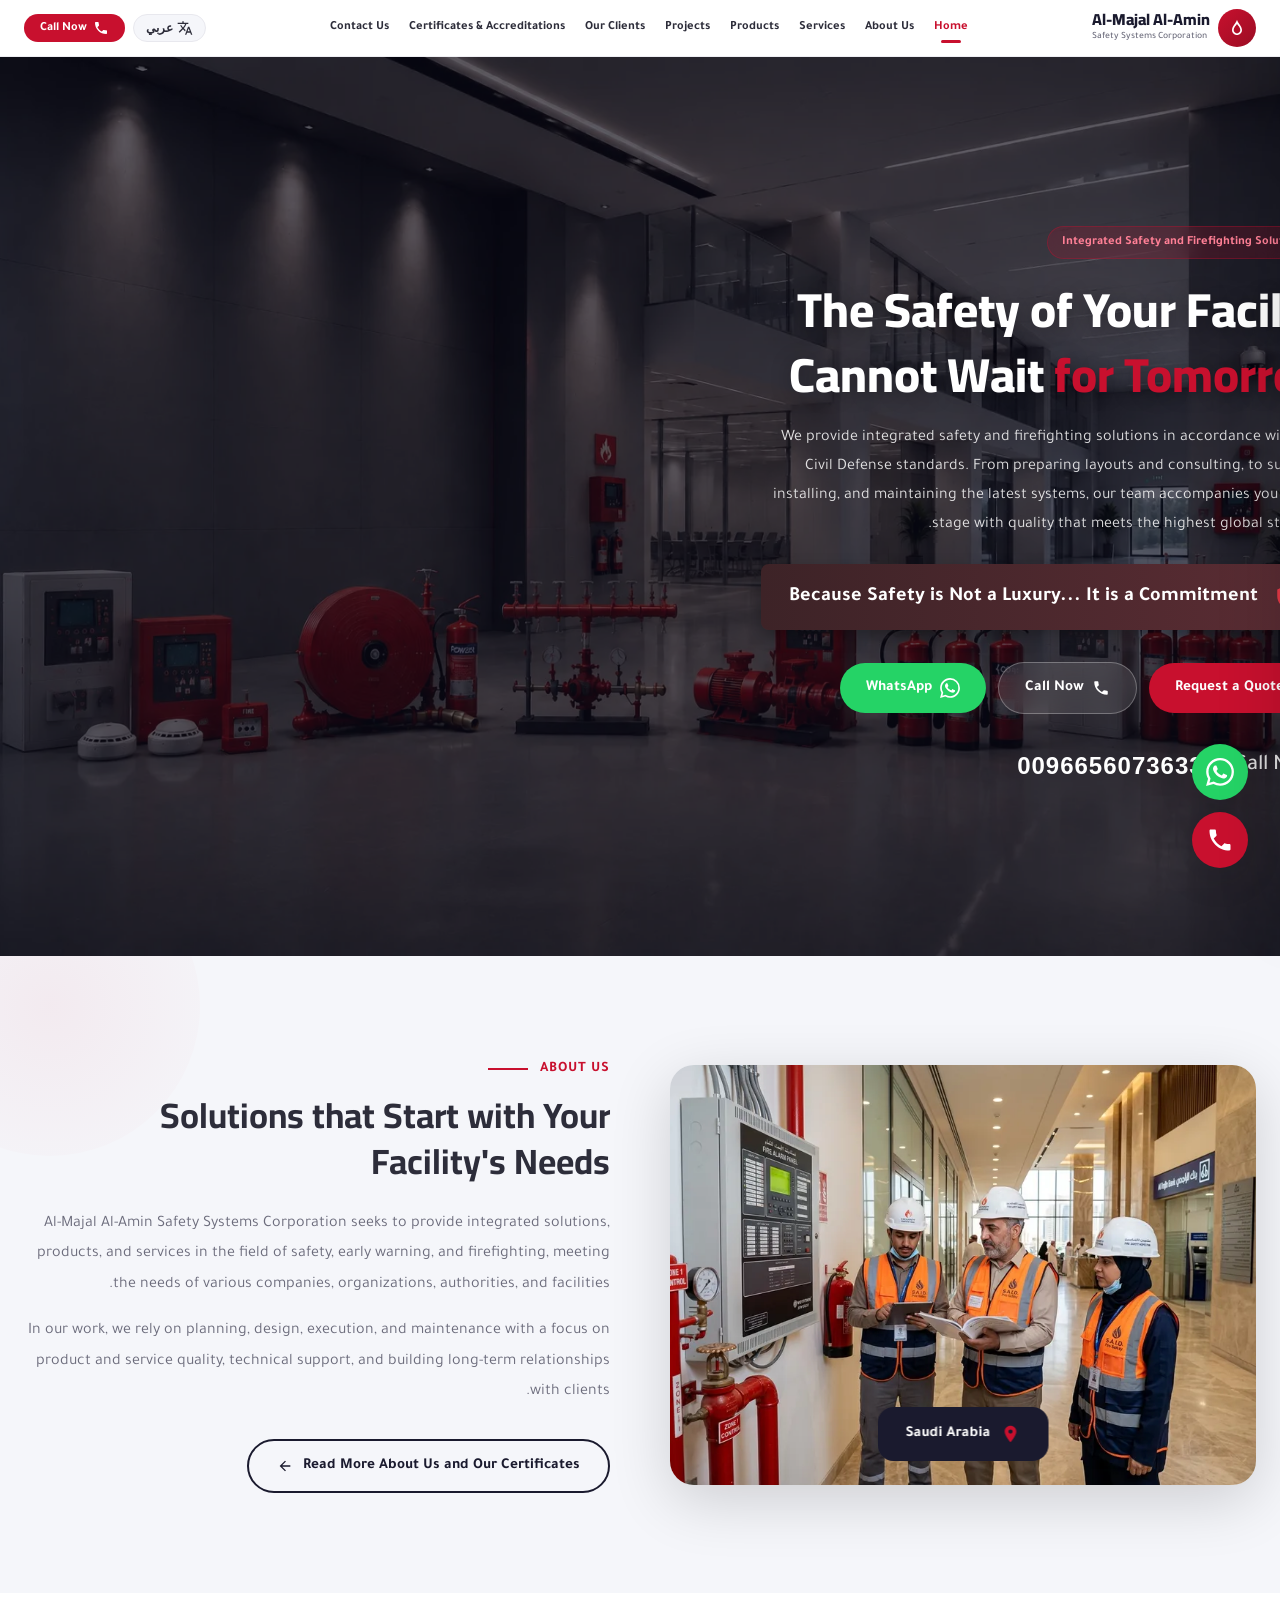
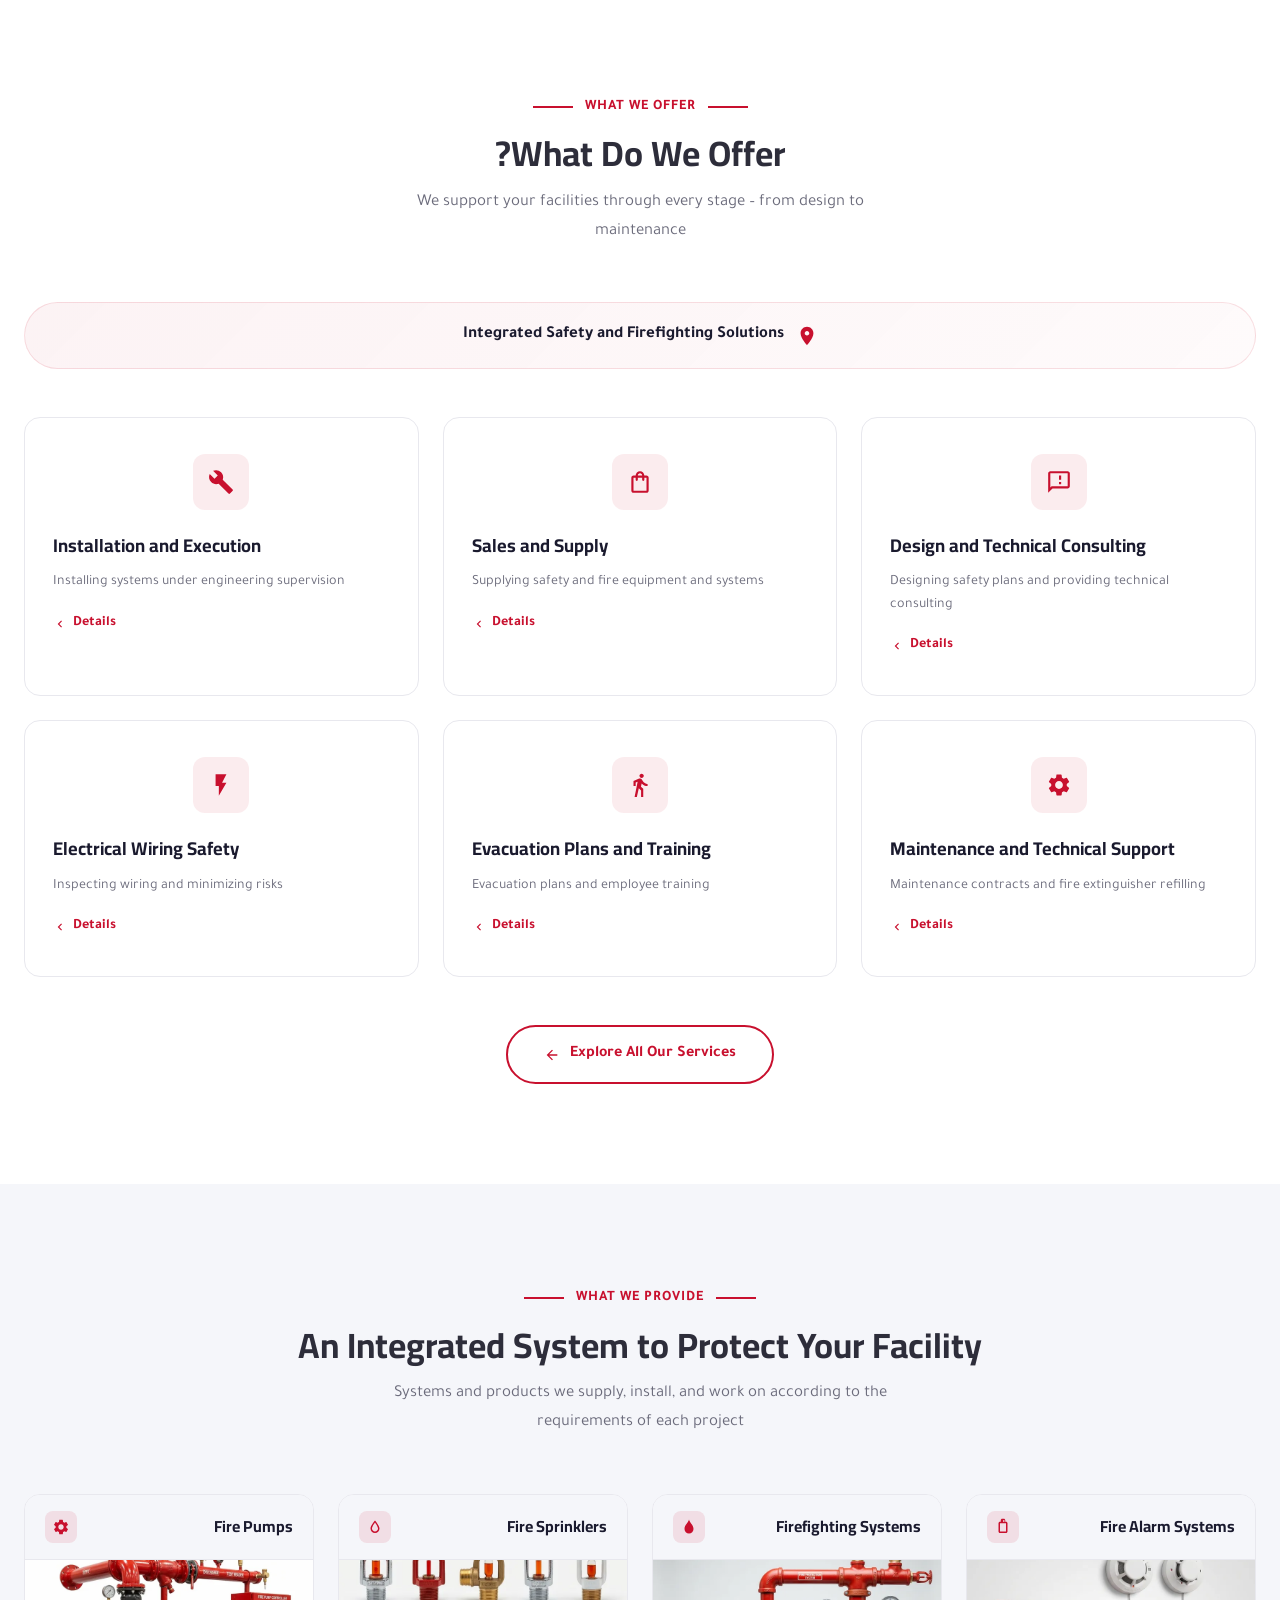
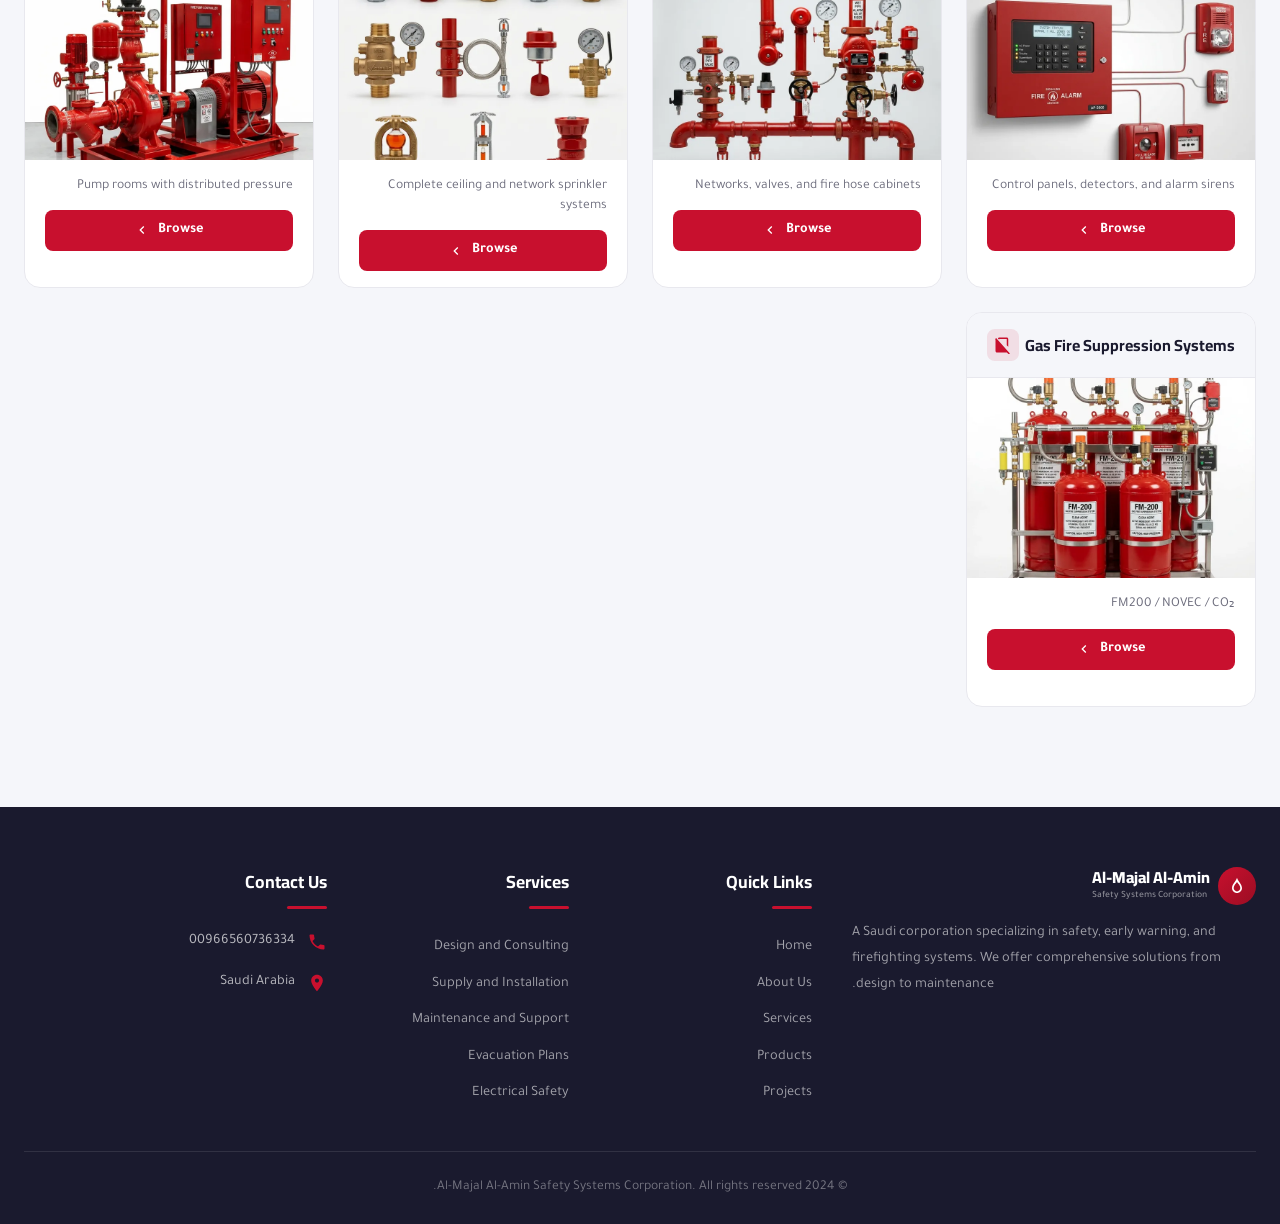
<file: index-en.html>
<!DOCTYPE html>
<html lang="en" dir="ltr">
<head>
<!-- Google Tag Manager -->
<script>(function(w,d,s,l,i){w[l]=w[l]||[];w[l].push({'gtm.start':
new Date().getTime(),event:'gtm.js'});var f=d.getElementsByTagName(s)[0],
j=d.createElement(s),dl=l!='dataLayer'?'&l='+l:'';j.async=true;j.src=
'https://www.googletagmanager.com/gtm.js?id='+i+dl;f.parentNode.insertBefore(j,f);
})(window,document,'script','dataLayer','GTM-PG3TN8QV');</script>
<!-- End Google Tag Manager -->
  <!-- Google tag (gtag.js) -->
  <script async src="https://www.googletagmanager.com/gtag/js?id=G-14L5YKZQYX"></script>
  <script>
    window.dataLayer = window.dataLayer || [];
    function gtag(){dataLayer.push(arguments);}
    gtag('js', new Date());
  
    gtag('config', 'G-14L5YKZQYX');
    gtag('config', 'AW-18387518048');
  </script>

  

<link rel="preload" href="css/style.css" as="style">
  <meta charset="UTF-8">
  <meta name="viewport" content="width=device-width, initial-scale=1.0">
  <title>Fire Protection Company in Jeddah | Al-Majal Al-Amin</title>
  
  <link rel="preconnect" href="https://fonts.googleapis.com">
  <link rel="preconnect" href="https://fonts.gstatic.com" crossorigin>
  <link href="https://fonts.googleapis.com/css2?family=Cairo:wght@400;600;700;800;900&family=Tajawal:wght@400;500;700;800&display=swap" rel="stylesheet">
  <link rel="stylesheet" href="css/style.css">

  <meta name="description" content="Al-Majal Al-Amin is a leading fire protection company in Jeddah, Saudi Arabia. We provide Civil Defense approved safety, fire alarm, and suppression systems.">
  <link rel="canonical" href="https://almajal-safety.com/index-en.html">
  <link rel="alternate" hreflang="en" href="https://almajal-safety.com/index-en.html">
  <link rel="alternate" hreflang="ar" href="https://almajal-safety.com/index.html">
  <link rel="alternate" hreflang="x-default" href="https://almajal-safety.com/">
  
  <meta property="og:title" content="Fire Protection Company in Jeddah | Al-Majal Al-Amin">
  <meta property="og:description" content="Al-Majal Al-Amin is a leading fire protection company in Jeddah, Saudi Arabia. We provide Civil Defense approved safety, fire alarm, and suppression systems.">
  <meta property="og:type" content="website">
  <meta property="og:url" content="https://almajal-safety.com/index-en.html">
  
  <script type="application/ld+json">
  {"@context": "https://schema.org", "@type": "LocalBusiness", "name": "Al-Majal Al-Amin | المجال الأمن", "image": "https://almajal-safety.com/images/logo.jpg", "telephone": "00966560736334", "address": {"@type": "PostalAddress", "addressLocality": "Jeddah", "addressCountry": "SA"}}
  </script>

</head>
<body>
<!-- Google Tag Manager (noscript) -->
<noscript><iframe src="https://www.googletagmanager.com/ns.html?id=GTM-PG3TN8QV"
height="0" width="0" style="display:none;visibility:hidden"></iframe></noscript>
<!-- End Google Tag Manager (noscript) -->

  <!-- ===== HEADER ===== -->
  <header class="header" id="header">
    <div class="container">
      <!-- Logo -->
      <a href="#" class="logo" id="logo">
        <div class="logo-icon">
          <svg viewBox="0 0 24 24"><path d="M12 2C10.97 6.3 6 9.5 6 14.5C6 17.81 8.69 20.5 12 20.5S18 17.81 18 14.5C18 9.5 13.03 6.3 12 2ZM12 18.5C9.79 18.5 8 16.71 8 14.5C8 11.39 10.94 9.09 12 7.28C13.06 9.09 16 11.39 16 14.5C16 16.71 14.21 18.5 12 18.5Z"/></svg>
        </div>
        <div class="logo-text">
          <span class="brand-name">Al-Majal Al-Amin</span>
          <span class="brand-tagline">Safety Systems Corporation</span>
        </div>
      </a>

      <!-- Navigation -->
      <nav class="main-nav" id="mainNav">
        <a href="index-en.html" class="active">Home</a>
        <a href="about-en.html">About Us</a>
        <a href="index-en.html#services">Services</a>
        <a href="index-en.html#products">Products</a>
        <a href="projects-en.html#projects">Projects</a>
        <a href="projects-en.html#clients">Our Clients</a>
        <a href="about-en.html#certificates">Certificates & Accreditations</a>
        <a href="contact-en.html">Contact Us</a>
      </nav>

      <!-- Header Actions -->
      <div class="header-actions">
        <button class="btn-lang" id="btnLang" onclick="window.location.href='index.html'">
          <svg width="16" height="16" viewBox="0 0 24 24" fill="currentColor"><path d="M12.87 15.07l-2.54-2.51.03-.03A17.52 17.52 0 0014.07 6H17V4h-7V2H8v2H1v2h11.17C11.5 7.92 10.44 9.75 9 11.35 8.07 10.32 7.3 9.19 6.69 8h-2c.73 1.63 1.73 3.17 2.98 4.56l-5.09 5.02L4 19l5-5 3.11 3.11.76-2.04M18.5 10h-2L12 22h2l1.12-3h4.75L21 22h2l-4.5-12m-2.62 7l1.62-4.33L19.12 17h-3.24z"/></svg>
          عربي
        </button>
        <button class="btn-contact-header" id="btnContactHeader" onclick="window.location.href='tel:00966560736334'">
          <svg width="16" height="16" viewBox="0 0 24 24" fill="currentColor"><path d="M6.62 10.79c1.44 2.83 3.76 5.14 6.59 6.59l2.2-2.2c.27-.27.67-.36 1.02-.24 1.12.37 2.33.57 3.57.57.55 0 1 .45 1 1V20c0 .55-.45 1-1 1-9.39 0-17-7.61-17-17 0-.55.45-1 1-1h3.5c.55 0 1 .45 1 1 0 1.25.2 2.45.57 3.57.11.35.03.74-.25 1.02l-2.2 2.2z"/></svg>
          Call Now
        </button>
        <button class="menu-toggle" id="menuToggle" aria-label="Open Menu">
          <span></span>
          <span></span>
          <span></span>
        </button>
      </div>
    </div>
  </header>

  <!-- Mobile Nav -->
  <div class="mobile-nav-overlay" id="mobileNavOverlay"></div>
  <div class="mobile-nav" id="mobileNav">
    <button class="mobile-nav-close" id="mobileNavClose">&times;</button>
    <a href="index-en.html" class="active">Home</a>
    <a href="about-en.html">About Us</a>
    <a href="index-en.html#services">Services</a>
    <a href="index-en.html#products">Products</a>
    <a href="projects-en.html#projects">Projects</a>
    <a href="projects-en.html#clients">Our Clients</a>
    <a href="about-en.html#certificates">Certificates & Accreditations</a>
    <a href="contact-en.html">Contact Us</a>
    <a href="index.html" class="mobile-lang-btn" style="display:inline-flex;align-items:center;gap:8px;margin-top:15px;padding:10px 20px;background:rgba(200,16,46,0.15);border:1px solid rgba(200,16,46,0.3);border-radius:8px;color:#C8102E;font-weight:700;text-decoration:none;justify-content:center;">
      <svg width="16" height="16" viewBox="0 0 24 24" fill="currentColor"><path d="M12.87 15.07l-2.54-2.51.03-.03A17.52 17.52 0 0014.07 6H17V4h-7V2H8v2H1v2h11.17C11.5 7.92 10.44 9.75 9 11.35 8.07 10.32 7.3 9.19 6.69 8h-2c.73 1.63 1.73 3.17 2.98 4.56l-5.09 5.02L4 19l5-5 3.11 3.11.76-2.04M18.5 10h-2L12 22h2l1.12-3h4.75L21 22h2l-4.5-12m-2.62 7l1.62-4.33L19.12 17h-3.24z"/></svg>
      عربي
    </a>
  </div>

  <!-- ===== HERO SECTION ===== -->
  <section class="hero" id="hero">
    <div class="hero-bg">
      <img fetchpriority="high" src="images/hero-desktop.webp" alt="Safety and Firefighting Equipment" class="desktop-hero">
      <img loading="lazy" src="images/hero-mobile.webp" alt="Safety and Firefighting Equipment" class="mobile-hero">
    </div>
    <div class="hero-overlay"></div>
    <div class="container">
      <div class="hero-content">
        <div class="hero-badge">
          <span class="dot"></span>
          Integrated Safety and Firefighting Solutions
        </div>
        <h1>The Safety of Your Facility Cannot Wait <span style="color: var(--color-primary);">for Tomorrow</span></h1>
        <p class="hero-description">
          We provide integrated safety and firefighting solutions in accordance with Saudi Civil Defense standards. From preparing layouts and consulting, to supplying, installing, and maintaining the latest systems, our team accompanies you at every stage with quality that meets the highest global standards.
        </p>
        <div class="commitment-badge">
          <svg viewBox="0 0 24 24"><path d="M12 1L3 5v6c0 5.55 3.84 10.74 9 12 5.16-1.26 9-6.45 9-12V5l-9-4zm-2 16l-4-4 1.41-1.41L10 14.17l6.59-6.59L18 9l-8 8z"/></svg>
          <span>Because Safety is Not a Luxury... It is a Commitment</span>
        </div>
        <div class="hero-cta">
          <a href="https://wa.me/966560736334" target="_blank" class="btn-primary" id="btnQuote">
            <svg width="18" height="18" viewBox="0 0 24 24" fill="currentColor"><path d="M19 3H5c-1.1 0-2 .9-2 2v14c0 1.1.9 2 2 2h14c1.1 0 2-.9 2-2V5c0-1.1-.9-2-2-2zm-2 10h-4v4h-2v-4H7v-2h4V7h2v4h4v2z"/></svg>
            Request a Quote</a>
          <a href="tel:00966560736334" class="btn-secondary" id="btnCall">
            <svg width="18" height="18" viewBox="0 0 24 24" fill="currentColor"><path d="M6.62 10.79c1.44 2.83 3.76 5.14 6.59 6.59l2.2-2.2c.27-.27.67-.36 1.02-.24 1.12.37 2.33.57 3.57.57.55 0 1 .45 1 1V20c0 .55-.45 1-1 1-9.39 0-17-7.61-17-17 0-.55.45-1 1-1h3.5c.55 0 1 .45 1 1 0 1.25.2 2.45.57 3.57.11.35.03.74-.25 1.02l-2.2 2.2z"/></svg>
            Call Now
          </a>
          <a href="https://wa.me/966560736334" target="_blank" class="btn-whatsapp" id="btnWhatsapp">
            <svg width="20" height="20" viewBox="0 0 24 24" fill="currentColor"><path d="M17.472 14.382c-.297-.149-1.758-.867-2.03-.967-.273-.099-.471-.148-.67.15-.197.297-.767.966-.94 1.164-.173.199-.347.223-.644.075-.297-.15-1.255-.463-2.39-1.475-.883-.788-1.48-1.761-1.653-2.059-.173-.297-.018-.458.13-.606.134-.133.298-.347.446-.52.149-.174.198-.298.298-.497.099-.198.05-.371-.025-.52-.075-.149-.669-1.612-.916-2.207-.242-.579-.487-.5-.669-.51-.173-.008-.371-.01-.57-.01-.198 0-.52.074-.792.372-.272.297-1.04 1.016-1.04 2.479 0 1.462 1.065 2.875 1.213 3.074.149.198 2.096 3.2 5.077 4.487.709.306 1.262.489 1.694.625.712.227 1.36.195 1.871.118.571-.085 1.758-.719 2.006-1.413.248-.694.248-1.289.173-1.413-.074-.124-.272-.198-.57-.347m-5.421 7.403h-.004a9.87 9.87 0 01-5.031-1.378l-.361-.214-3.741.982.998-3.648-.235-.374a9.86 9.86 0 01-1.51-5.26c.001-5.45 4.436-9.884 9.888-9.884 2.64 0 5.122 1.03 6.988 2.898a9.825 9.825 0 012.893 6.994c-.003 5.45-4.437 9.884-9.885 9.884m8.413-18.297A11.815 11.815 0 0012.05 0C5.495 0 .16 5.335.157 11.892c0 2.096.547 4.142 1.588 5.945L.057 24l6.305-1.654a11.882 11.882 0 005.683 1.448h.005c6.554 0 11.89-5.335 11.893-11.893a11.821 11.821 0 00-3.48-8.413z"/></svg>
            WhatsApp
          </a>
        </div>
        <div class="hero-phone">
          <span class="phone-label">Call Now</span>
          <span class="phone-number">00966560736334</span>
        </div>
      </div>
    </div>
  </section>

  <!-- ===== ABOUT SECTION ===== -->
  <section class="about" id="about">
    <div class="container">
      <div class="about-content animate-on-scroll">
        <div class="section-label">
          <span>About Us</span>
          <span class="line"></span>
        </div>
        <h2 class="section-title">Solutions that Start with Your Facility's Needs</h2>
        <p class="about-text">
          Al-Majal Al-Amin Safety Systems Corporation seeks to provide integrated solutions, products, and services in the field of safety, early warning, and firefighting, meeting the needs of various companies, organizations, authorities, and facilities.
        </p>
        <p class="about-text">
          In our work, we rely on planning, design, execution, and maintenance with a focus on product and service quality, technical support, and building long-term relationships with clients.
        </p>
        <a href="about-en.html" class="btn-outline" id="btnAbout">
          Read More About Us and Our Certificates
          <svg width="16" height="16" viewBox="0 0 24 24" fill="currentColor"><path d="M20 11H7.83l5.59-5.59L12 4l-8 8 8 8 1.41-1.41L7.83 13H20v-2z"/></svg>
        </a>
      </div>
      <div class="about-image animate-on-scroll">
        <div class="about-image-wrapper">
          <img loading="lazy" src="images/about.webp" alt="Al-Majal Al-Amin Safety Team">
          <div class="about-location-badge">
            <svg viewBox="0 0 24 24"><path d="M12 2C8.13 2 5 5.13 5 9c0 5.25 7 13 7 13s7-7.75 7-13c0-3.87-3.13-7-7-7zm0 9.5c-1.38 0-2.5-1.12-2.5-2.5s1.12-2.5 2.5-2.5 2.5 1.12 2.5 2.5-1.12 2.5-2.5 2.5z"/></svg>
            Saudi Arabia
          </div>
        </div>
      </div>
    </div>
  </section>

  <!-- ===== SERVICES SECTION ===== -->
  <section class="services" id="services">
    <div class="container">
      <div class="section-header animate-on-scroll">
        <div class="section-label">
          <span class="line"></span>
          <span>What We Offer</span>
          <span class="line"></span>
        </div>
        <h2 class="section-title">What Do We Offer?</h2>
        <p class="section-subtitle">We support your facilities through every stage – from design to maintenance</p>
      </div>

      <div class="services-banner animate-on-scroll">
        <svg viewBox="0 0 24 24"><path d="M12 2C8.13 2 5 5.13 5 9c0 5.25 7 13 7 13s7-7.75 7-13c0-3.87-3.13-7-7-7zm0 9.5c-1.38 0-2.5-1.12-2.5-2.5s1.12-2.5 2.5-2.5 2.5 1.12 2.5 2.5-1.12 2.5-2.5 2.5z"/></svg>
        Integrated Safety and Firefighting Solutions
      </div>

      <div class="services-grid">
        <!-- Service 1 -->
        <div class="service-card animate-on-scroll" id="serviceDesign">
          <div class="service-icon">
            <svg viewBox="0 0 24 24"><path d="M20 2H4c-1.1 0-2 .9-2 2v18l4-4h14c1.1 0 2-.9 2-2V4c0-1.1-.9-2-2-2zm0 14H5.17L4 17.17V4h16v12zm-8-4h2v2h-2v-2zm0-6h2v4h-2V6z"/></svg>
          </div>
          <h3>Design and Technical Consulting</h3>
          <p>Designing safety plans and providing technical consulting</p>
          <a href="#" class="service-link">
            Details
            <svg viewBox="0 0 24 24"><path d="M10 6L8.59 7.41 13.17 12l-4.58 4.59L10 18l6-6z"/></svg>
          </a>
        </div>

        <!-- Service 2 -->
        <div class="service-card animate-on-scroll" id="serviceSales">
          <div class="service-icon">
            <svg viewBox="0 0 24 24"><path d="M18 6h-2c0-2.21-1.79-4-4-4S8 3.79 8 6H6c-1.1 0-2 .9-2 2v12c0 1.1.9 2 2 2h12c1.1 0 2-.9 2-2V8c0-1.1-.9-2-2-2zm-6-2c1.1 0 2 .9 2 2h-4c0-1.1.9-2 2-2zm6 16H6V8h2v2c0 .55.45 1 1 1s1-.45 1-1V8h4v2c0 .55.45 1 1 1s1-.45 1-1V8h2v12z"/></svg>
          </div>
          <h3>Sales and Supply</h3>
          <p>Supplying safety and fire equipment and systems</p>
          <a href="#" class="service-link">
            Details
            <svg viewBox="0 0 24 24"><path d="M10 6L8.59 7.41 13.17 12l-4.58 4.59L10 18l6-6z"/></svg>
          </a>
        </div>

        <!-- Service 3 -->
        <div class="service-card animate-on-scroll" id="serviceInstall">
          <div class="service-icon">
            <svg viewBox="0 0 24 24"><path d="M22.7 19l-9.1-9.1c.9-2.3.4-5-1.5-6.9-2-2-5-2.4-7.4-1.3L9 6 6 9 1.6 4.7C.4 7.1.9 10.1 2.9 12.1c1.9 1.9 4.6 2.4 6.9 1.5l9.1 9.1c.4.4 1 .4 1.4 0l2.3-2.3c.5-.4.5-1.1.1-1.4z"/></svg>
          </div>
          <h3>Installation and Execution</h3>
          <p>Installing systems under engineering supervision</p>
          <a href="#" class="service-link">
            Details
            <svg viewBox="0 0 24 24"><path d="M10 6L8.59 7.41 13.17 12l-4.58 4.59L10 18l6-6z"/></svg>
          </a>
        </div>

        <!-- Service 4 -->
        <div class="service-card animate-on-scroll" id="serviceMaintenance">
          <div class="service-icon">
            <svg viewBox="0 0 24 24"><path d="M19.14 12.94c.04-.3.06-.61.06-.94 0-.32-.02-.64-.07-.94l2.03-1.58a.49.49 0 00.12-.61l-1.92-3.32a.488.488 0 00-.59-.22l-2.39.96c-.5-.38-1.03-.7-1.62-.94l-.36-2.54a.484.484 0 00-.48-.41h-3.84c-.24 0-.43.17-.47.41l-.36 2.54c-.59.24-1.13.57-1.62.94l-2.39-.96c-.22-.08-.47 0-.59.22L2.74 8.87c-.12.21-.08.47.12.61l2.03 1.58c-.05.3-.07.62-.07.94s.02.64.07.94l-2.03 1.58a.49.49 0 00-.12.61l1.92 3.32c.12.22.37.29.59.22l2.39-.96c.5.38 1.03.7 1.62.94l.36 2.54c.05.24.24.41.48.41h3.84c.24 0 .44-.17.47-.41l.36-2.54c.59-.24 1.13-.56 1.62-.94l2.39.96c.22.08.47 0 .59-.22l1.92-3.32c.12-.22.07-.47-.12-.61l-2.01-1.58zM12 15.6c-1.98 0-3.6-1.62-3.6-3.6s1.62-3.6 3.6-3.6 3.6 1.62 3.6 3.6-1.62 3.6-3.6 3.6z"/></svg>
          </div>
          <h3>Maintenance and Technical Support</h3>
          <p>Maintenance contracts and fire extinguisher refilling</p>
          <a href="#" class="service-link">
            Details
            <svg viewBox="0 0 24 24"><path d="M10 6L8.59 7.41 13.17 12l-4.58 4.59L10 18l6-6z"/></svg>
          </a>
        </div>

        <!-- Service 5 -->
        <div class="service-card animate-on-scroll" id="serviceEvacuation">
          <div class="service-icon">
            <svg viewBox="0 0 24 24"><path d="M13.5 5.5c1.1 0 2-.9 2-2s-.9-2-2-2-2 .9-2 2 .9 2 2 2zM9.8 8.9L7 23h2.1l1.8-8 2.1 2v6h2v-7.5l-2.1-2 .6-3C14.8 12 16.8 13 19 13v-2c-1.9 0-3.5-1-4.3-2.4l-1-1.6c-.4-.6-1-1-1.7-1-.3 0-.5.1-.8.1L6 8.3V13h2V9.6l1.8-.7"/></svg>
          </div>
          <h3>Evacuation Plans and Training</h3>
          <p>Evacuation plans and employee training</p>
          <a href="#" class="service-link">
            Details
            <svg viewBox="0 0 24 24"><path d="M10 6L8.59 7.41 13.17 12l-4.58 4.59L10 18l6-6z"/></svg>
          </a>
        </div>

        <!-- Service 6 -->
        <div class="service-card animate-on-scroll" id="serviceElectrical">
          <div class="service-icon">
            <svg viewBox="0 0 24 24"><path d="M7 2v11h3v9l7-12h-4l4-8z"/></svg>
          </div>
          <h3>Electrical Wiring Safety</h3>
          <p>Inspecting wiring and minimizing risks</p>
          <a href="#" class="service-link">
            Details
            <svg viewBox="0 0 24 24"><path d="M10 6L8.59 7.41 13.17 12l-4.58 4.59L10 18l6-6z"/></svg>
          </a>
        </div>
      </div>

      <div class="services-cta animate-on-scroll">
        <a href="#" class="btn-primary-outline" id="btnAllServices">
          Explore All Our Services
          <svg width="16" height="16" viewBox="0 0 24 24" fill="currentColor"><path d="M20 11H7.83l5.59-5.59L12 4l-8 8 8 8 1.41-1.41L7.83 13H20v-2z"/></svg>
        </a>
      </div>
    </div>
  </section>

  <!-- ===== PRODUCTS SECTION ===== -->
  <section class="products" id="products">
    <div class="container">
      <div class="section-header animate-on-scroll">
        <div class="section-label">
          <span class="line"></span>
          <span>What We Provide</span>
          <span class="line"></span>
        </div>
        <h2 class="section-title">An Integrated System to Protect Your Facility</h2>
        <p class="section-subtitle">Systems and products we supply, install, and work on according to the requirements of each project</p>
      </div>

      <div class="products-grid">
        <!-- Product 1: Fire Alarm Systems -->
        <div class="product-card animate-on-scroll" id="productAlarm">
          <div class="product-card-header">
            <h3>Fire Alarm Systems</h3>
            <div class="product-icon">
              <svg viewBox="0 0 24 24"><path d="M18 7c0-1.1-.9-2-2-2h-1V3c0-1.1-.9-2-2-2h-2c-1.1 0-2 .9-2 2v2H8c-1.1 0-2 .9-2 2v11c0 1.1.9 2 2 2h8c1.1 0 2-.9 2-2V7zm-6-4h2v2h-2V3zm4 15H8V7h8v11z"/></svg>
            </div>
          </div>
          <div class="product-card-image">
            <img loading="lazy" src="images/fire-alarm.webp" alt="Fire Alarm Systems">
          </div>
          <div class="product-card-footer">
            <p>Control panels, detectors, and alarm sirens</p>
            <button class="btn-product">
              Browse
              <svg viewBox="0 0 24 24"><path d="M10 6L8.59 7.41 13.17 12l-4.58 4.59L10 18l6-6z"/></svg>
            </button>
          </div>
        </div>

        <!-- Product 2: Fire Fighting Systems -->
        <div class="product-card animate-on-scroll" id="productFighting">
          <div class="product-card-header">
            <h3>Firefighting Systems</h3>
            <div class="product-icon">
              <svg viewBox="0 0 24 24"><path d="M12 2C10.97 6.3 6 9.5 6 14.5C6 17.81 8.69 20.5 12 20.5S18 17.81 18 14.5C18 9.5 13.03 6.3 12 2Z"/></svg>
            </div>
          </div>
          <div class="product-card-image">
            <img loading="lazy" src="images/fire-suppression.webp" alt="Firefighting Systems">
          </div>
          <div class="product-card-footer">
            <p>Networks, valves, and fire hose cabinets</p>
            <button class="btn-product">
              Browse
              <svg viewBox="0 0 24 24"><path d="M10 6L8.59 7.41 13.17 12l-4.58 4.59L10 18l6-6z"/></svg>
            </button>
          </div>
        </div>

        <!-- Product 3: Fire Sprinklers -->
        <div class="product-card animate-on-scroll" id="productSprinklers">
          <div class="product-card-header">
            <h3>Fire Sprinklers</h3>
            <div class="product-icon">
              <svg viewBox="0 0 24 24"><path d="M12 3.25C12 3.25 6 10 6 14c0 3.31 2.69 6 6 6s6-2.69 6-6c0-4-6-10.75-6-10.75zM12 18c-2.21 0-4-1.79-4-4 0-2.4 3.36-7.1 4-8.04.64.93 4 5.63 4 8.04 0 2.21-1.79 4-4 4z"/></svg>
            </div>
          </div>
          <div class="product-card-image">
            <img loading="lazy" src="images/fire-sprinklers.webp" alt="Fire Sprinklers">
          </div>
          <div class="product-card-footer">
            <p>Complete ceiling and network sprinkler systems</p>
            <button class="btn-product">
              Browse
              <svg viewBox="0 0 24 24"><path d="M10 6L8.59 7.41 13.17 12l-4.58 4.59L10 18l6-6z"/></svg>
            </button>
          </div>
        </div>

        <!-- Product 4: Fire Pumps -->
        <div class="product-card animate-on-scroll" id="productPumps">
          <div class="product-card-header">
            <h3>Fire Pumps</h3>
            <div class="product-icon">
              <svg viewBox="0 0 24 24"><path d="M19.14 12.94c.04-.3.06-.61.06-.94 0-.32-.02-.64-.07-.94l2.03-1.58a.49.49 0 00.12-.61l-1.92-3.32a.488.488 0 00-.59-.22l-2.39.96c-.5-.38-1.03-.7-1.62-.94l-.36-2.54a.484.484 0 00-.48-.41h-3.84c-.24 0-.43.17-.47.41l-.36 2.54c-.59.24-1.13.57-1.62.94l-2.39-.96c-.22-.08-.47 0-.59.22L2.74 8.87c-.12.21-.08.47.12.61l2.03 1.58c-.05.3-.07.62-.07.94s.02.64.07.94l-2.03 1.58a.49.49 0 00-.12.61l1.92 3.32c.12.22.37.29.59.22l2.39-.96c.5.38 1.03.7 1.62.94l.36 2.54c.05.24.24.41.48.41h3.84c.24 0 .44-.17.47-.41l.36-2.54c.59-.24 1.13-.56 1.62-.94l2.39.96c.22.08.47 0 .59-.22l1.92-3.32c.12-.22.07-.47-.12-.61l-2.01-1.58zM12 15.6c-1.98 0-3.6-1.62-3.6-3.6s1.62-3.6 3.6-3.6 3.6 1.62 3.6 3.6-1.62 3.6-3.6 3.6z"/></svg>
            </div>
          </div>
          <div class="product-card-image">
            <img loading="lazy" src="images/fire-pumps.webp" alt="Fire Pumps">
          </div>
          <div class="product-card-footer">
            <p>Pump rooms with distributed pressure</p>
            <button class="btn-product">
              Browse
              <svg viewBox="0 0 24 24"><path d="M10 6L8.59 7.41 13.17 12l-4.58 4.59L10 18l6-6z"/></svg>
            </button>
          </div>
        </div>

        <!-- Product 5: Gas Suppression -->
        <div class="product-card animate-on-scroll" id="productGas">
          <div class="product-card-header">
            <h3>Gas Fire Suppression Systems</h3>
            <div class="product-icon">
              <svg viewBox="0 0 24 24"><path d="M17 4v8.17l2 2V4c0-1.1-.9-2-2-2H7c-.85 0-1.58.53-1.87 1.28L7 5.16V4h10zM1.39 4.22l.61.61V20c0 1.1.9 2 2 2h13.17l2.61 2.61 1.41-1.41L2.81 2.81 1.39 4.22zM4 6.83V20h13.17l-13.17-13.17z"/></svg>
            </div>
          </div>
          <div class="product-card-image">
            <img loading="lazy" src="images/gas-suppression.webp" alt="Gas Fire Suppression Systems">
          </div>
          <div class="product-card-footer">
            <p>FM200 / NOVEC / CO₂</p>
            <button class="btn-product">
              Browse
              <svg viewBox="0 0 24 24"><path d="M10 6L8.59 7.41 13.17 12l-4.58 4.59L10 18l6-6z"/></svg>
            </button>
          </div>
        </div>

        <!-- Product 6: Fire Extinguishers -->
        <div class="product-card animate-on-scroll" id="productExtinguishers">
          <div class="product-card-header">
            <h3>Fire Extinguishers</h3>
            <div class="product-icon">
              <svg viewBox="0 0 24 24"><path d="M12 2C10.97 6.3 6 9.5 6 14.5C6 17.81 8.69 20.5 12 20.5S18 17.81 18 14.5C18 9.5 13.03 6.3 12 2ZM12 18.5C9.79 18.5 8 16.71 8 14.5C8 11.39 10.94 9.09 12 7.28C13.06 9.09 16 11.39 16 14.5C16 16.71 14.21 18.5 12 18.5Z"/></svg>
            </div>
          </div>
          <div class="product-card-image">
            <img loading="lazy" src="images/fire-extinguishers.webp" alt="Fire Extinguishers">
          </div>
          <div class="product-card-footer">
            <p>Water, CO₂, Powder, Foam, FM200</p>
            <button class="btn-product">
              Browse
              <svg viewBox="0 0 24 24"><path d="M10 6L8.59 7.41 13.17 12l-4.58 4.59L10 18l6-6z"/></svg>
            </button>
          </div>
        </div>

        <!-- Product 7: CCTV Cameras -->
        <div class="product-card animate-on-scroll" id="productCCTV">
          <div class="product-card-header">
            <h3>CCTV Cameras</h3>
            <div class="product-icon">
              <svg viewBox="0 0 24 24"><path d="M17 10.5V7c0-.55-.45-1-1-1H4c-.55 0-1 .45-1 1v10c0 .55.45 1 1 1h12c.55 0 1-.45 1-1v-3.5l4 4v-11l-4 4z"/></svg>
            </div>
          </div>
          <div class="product-card-image">
            <img loading="lazy" src="images/cctv-cameras.webp" alt="CCTV Cameras">
          </div>
          <div class="product-card-footer">
            <p>Installing professional surveillance systems</p>
            <button class="btn-product">
              Browse
              <svg viewBox="0 0 24 24"><path d="M10 6L8.59 7.41 13.17 12l-4.58 4.59L10 18l6-6z"/></svg>
            </button>
          </div>
        </div>

        <!-- Product 8: Safety Equipment -->
        <div class="product-card animate-on-scroll" id="productSafety">
          <div class="product-card-header">
            <h3>Safety Equipment</h3>
            <div class="product-icon">
              <svg viewBox="0 0 24 24"><path d="M12 1L3 5v6c0 5.55 3.84 10.74 9 12 5.16-1.26 9-6.45 9-12V5l-9-4zm0 10.99h7c-.53 4.12-3.28 7.79-7 8.94V12H5V6.3l7-3.11v8.8z"/></svg>
            </div>
          </div>
          <div class="product-card-image">
            <img loading="lazy" src="images/safety-equipment.webp" alt="Safety Equipment">
          </div>
          <div class="product-card-footer">
            <p>Emergency lights, exit signs, and directional boards</p>
            <button class="btn-product">
              Browse
              <svg viewBox="0 0 24 24"><path d="M10 6L8.59 7.41 13.17 12l-4.58 4.59L10 18l6-6z"/></svg>
            </button>
          </div>
        </div>
      </div>
    </div>
  </section>

  <!-- ===== FOOTER ===== -->
  <footer class="footer" id="footer">
    <div class="container">
      <div class="footer-grid">
        <!-- Footer Brand -->
        <div class="footer-brand">
          <div class="logo">
            <div class="logo-icon">
              <svg viewBox="0 0 24 24"><path d="M12 2C10.97 6.3 6 9.5 6 14.5C6 17.81 8.69 20.5 12 20.5S18 17.81 18 14.5C18 9.5 13.03 6.3 12 2ZM12 18.5C9.79 18.5 8 16.71 8 14.5C8 11.39 10.94 9.09 12 7.28C13.06 9.09 16 11.39 16 14.5C16 16.71 14.21 18.5 12 18.5Z"/></svg>
            </div>
            <div class="logo-text">
              <span class="brand-name">Al-Majal Al-Amin</span>
              <span class="brand-tagline">Safety Systems Corporation</span>
            </div>
          </div>
          <p class="footer-brand-desc">
            A Saudi corporation specializing in safety, early warning, and firefighting systems. We offer comprehensive solutions from design to maintenance.
          </p>
        </div>

        <!-- Quick Links -->
        <div class="footer-section">
          <h4>Quick Links</h4>
          <div class="footer-links">
            <a href="index-en.html">Home</a>
            <a href="about-en.html">About Us</a>
            <a href="index-en.html#services">Services</a>
            <a href="index-en.html#products">Products</a>
            <a href="projects-en.html#projects">Projects</a>
          </div>
        </div>

        <!-- Services Links -->
        <div class="footer-section">
          <h4>Services</h4>
          <div class="footer-links">
            <a href="#">Design and Consulting</a>
            <a href="#">Supply and Installation</a>
            <a href="#">Maintenance and Support</a>
            <a href="#">Evacuation Plans</a>
            <a href="#">Electrical Safety</a>
          </div>
        </div>

        <!-- Contact Info -->
        <div class="footer-section">
          <h4>Contact Us</h4>
          <div class="footer-contact-item">
            <svg viewBox="0 0 24 24"><path d="M6.62 10.79c1.44 2.83 3.76 5.14 6.59 6.59l2.2-2.2c.27-.27.67-.36 1.02-.24 1.12.37 2.33.57 3.57.57.55 0 1 .45 1 1V20c0 .55-.45 1-1 1-9.39 0-17-7.61-17-17 0-.55.45-1 1-1h3.5c.55 0 1 .45 1 1 0 1.25.2 2.45.57 3.57.11.35.03.74-.25 1.02l-2.2 2.2z"/></svg>
            <span>00966560736334</span>
          </div>
          <div class="footer-contact-item">
            <svg viewBox="0 0 24 24"><path d="M12 2C8.13 2 5 5.13 5 9c0 5.25 7 13 7 13s7-7.75 7-13c0-3.87-3.13-7-7-7zm0 9.5c-1.38 0-2.5-1.12-2.5-2.5s1.12-2.5 2.5-2.5 2.5 1.12 2.5 2.5-1.12 2.5-2.5 2.5z"/></svg>
            <span>Saudi Arabia</span>
          </div>
        </div>
      </div>

      <div class="footer-bottom">
        <p>© 2024 Al-Majal Al-Amin Safety Systems Corporation. All rights reserved.</p>
      </div>
    </div>
  </footer>

  <!-- ===== FLOATING BUTTONS ===== -->
  <div class="floating-buttons" id="floatingButtons">
    <a href="https://wa.me/966560736334" target="_blank" class="floating-btn whatsapp" aria-label="WhatsApp" id="floatingWhatsapp">
      <svg viewBox="0 0 24 24"><path d="M17.472 14.382c-.297-.149-1.758-.867-2.03-.967-.273-.099-.471-.148-.67.15-.197.297-.767.966-.94 1.164-.173.199-.347.223-.644.075-.297-.15-1.255-.463-2.39-1.475-.883-.788-1.48-1.761-1.653-2.059-.173-.297-.018-.458.13-.606.134-.133.298-.347.446-.52.149-.174.198-.298.298-.497.099-.198.05-.371-.025-.52-.075-.149-.669-1.612-.916-2.207-.242-.579-.487-.5-.669-.51-.173-.008-.371-.01-.57-.01-.198 0-.52.074-.792.372-.272.297-1.04 1.016-1.04 2.479 0 1.462 1.065 2.875 1.213 3.074.149.198 2.096 3.2 5.077 4.487.709.306 1.262.489 1.694.625.712.227 1.36.195 1.871.118.571-.085 1.758-.719 2.006-1.413.248-.694.248-1.289.173-1.413-.074-.124-.272-.198-.57-.347m-5.421 7.403h-.004a9.87 9.87 0 01-5.031-1.378l-.361-.214-3.741.982.998-3.648-.235-.374a9.86 9.86 0 01-1.51-5.26c.001-5.45 4.436-9.884 9.888-9.884 2.64 0 5.122 1.03 6.988 2.898a9.825 9.825 0 012.893 6.994c-.003 5.45-4.437 9.884-9.885 9.884m8.413-18.297A11.815 11.815 0 0012.05 0C5.495 0 .16 5.335.157 11.892c0 2.096.547 4.142 1.588 5.945L.057 24l6.305-1.654a11.882 11.882 0 005.683 1.448h.005c6.554 0 11.89-5.335 11.893-11.893a11.821 11.821 0 00-3.48-8.413z"/></svg>
    </a>
    <a href="tel:00966560736334" class="floating-btn phone" aria-label="Call Us" id="floatingPhone">
      <svg viewBox="0 0 24 24"><path d="M6.62 10.79c1.44 2.83 3.76 5.14 6.59 6.59l2.2-2.2c.27-.27.67-.36 1.02-.24 1.12.37 2.33.57 3.57.57.55 0 1 .45 1 1V20c0 .55-.45 1-1 1-9.39 0-17-7.61-17-17 0-.55.45-1 1-1h3.5c.55 0 1 .45 1 1 0 1.25.2 2.45.57 3.57.11.35.03.74-.25 1.02l-2.2 2.2z"/></svg>
    </a>
  </div>

  <!-- ===== JAVASCRIPT ===== -->
  <script>
    // Header scroll effect
    const header = document.getElementById('header');
    window.addEventListener('scroll', () => {
      if (window.scrollY > 50) {
        header.classList.add('scrolled');
      } else {
        header.classList.remove('scrolled');
      }
    });

    // Mobile menu toggle
    const menuToggle = document.getElementById('menuToggle');
    const mobileNav = document.getElementById('mobileNav');
    const mobileNavOverlay = document.getElementById('mobileNavOverlay');
    const mobileNavClose = document.getElementById('mobileNavClose');

    function openMobileNav() {
      mobileNav.classList.add('active');
      mobileNavOverlay.classList.add('active');
      document.body.style.overflow = 'hidden';
    }

    function closeMobileNav() {
      mobileNav.classList.remove('active');
      mobileNavOverlay.classList.remove('active');
      document.body.style.overflow = '';
    }

    menuToggle.addEventListener('click', openMobileNav);
    mobileNavClose.addEventListener('click', closeMobileNav);
    mobileNavOverlay.addEventListener('click', closeMobileNav);

    // Close mobile nav on link click
    document.querySelectorAll('.mobile-nav a').forEach(link => {
      link.addEventListener('click', closeMobileNav);
    });

    // Scroll animations (Intersection Observer)
    const observerOptions = {
      root: null,
      rootMargin: '0px 0px -80px 0px',
      threshold: 0.1
    };

    const observer = new IntersectionObserver((entries) => {
      entries.forEach((entry, index) => {
        if (entry.isIntersecting) {
          // Stagger animation for grid items
          const delay = entry.target.closest('.services-grid, .products-grid')
            ? Array.from(entry.target.parentElement.children).indexOf(entry.target) * 100
            : 0;
          
          setTimeout(() => {
            entry.target.classList.add('visible');
          }, delay);
          
          observer.unobserve(entry.target);
        }
      });
    }, observerOptions);

    document.querySelectorAll('.animate-on-scroll').forEach(el => {
      observer.observe(el);
    });

    // Smooth scroll for anchor links
    document.querySelectorAll('a[href^="#"]').forEach(anchor => {
      anchor.addEventListener('click', function (e) {
        const target = document.querySelector(this.getAttribute('href'));
        if (target) {
          e.preventDefault();
          target.scrollIntoView({
            behavior: 'smooth',
            block: 'start'
          });
        }
      });
    });
  </script>


<script>
(function () {
  function sendAdsEvent(action, label) {
    if (typeof window.gtag === 'function') {
      window.gtag('event', action, {
        event_category: 'engagement',
        event_label: label,
        transport_type: 'beacon'
      });
    }
  }

  document.addEventListener('click', function (e) {
    var el = e.target.closest ? e.target.closest('a') : null;
    if (!el) return;

    var href = (el.getAttribute('href') || '').toLowerCase();

    if (href.indexOf('tel:') === 0) {
      sendAdsEvent('phone_click', href.replace('tel:', ''));
    }

    if (href.indexOf('wa.me') !== -1 || href.indexOf('whatsapp') !== -1) {
      sendAdsEvent('whatsapp_click', href);
    }
  });
})();
</script>

</body>
</html>
</file>
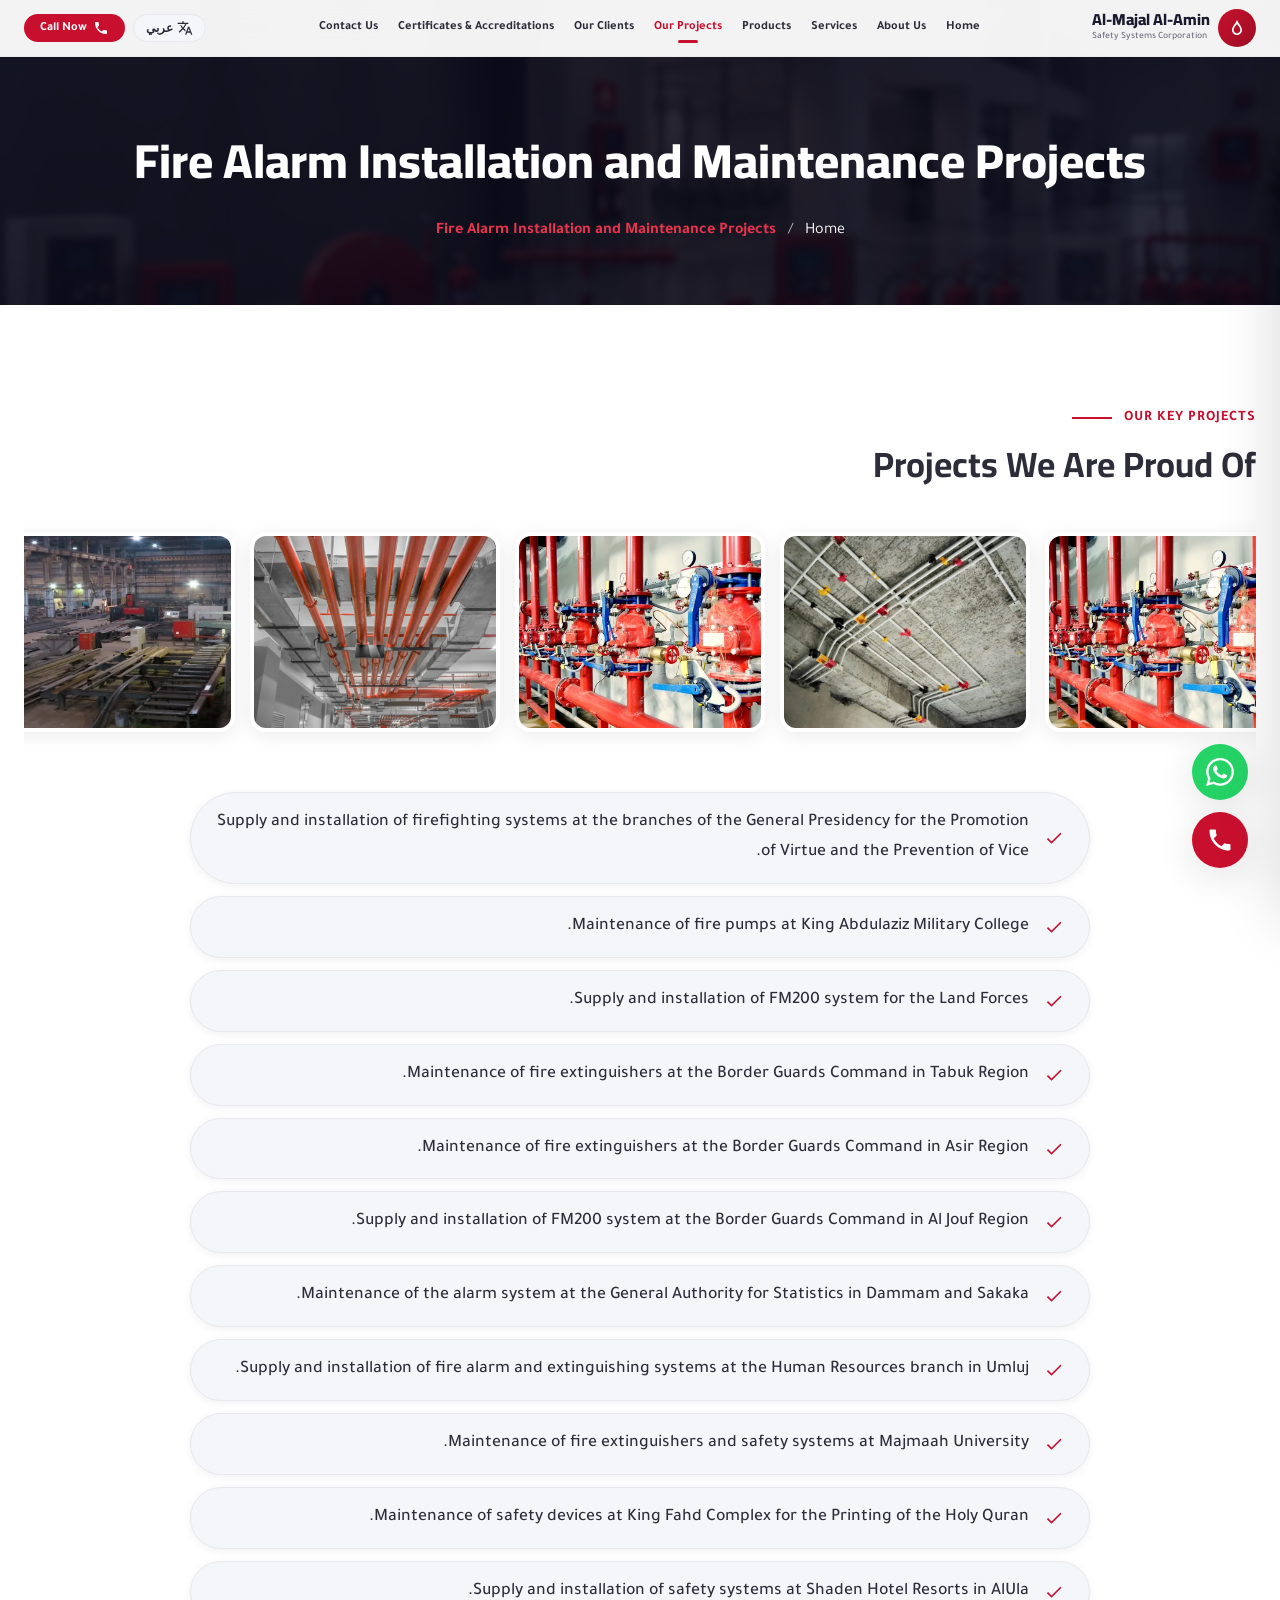
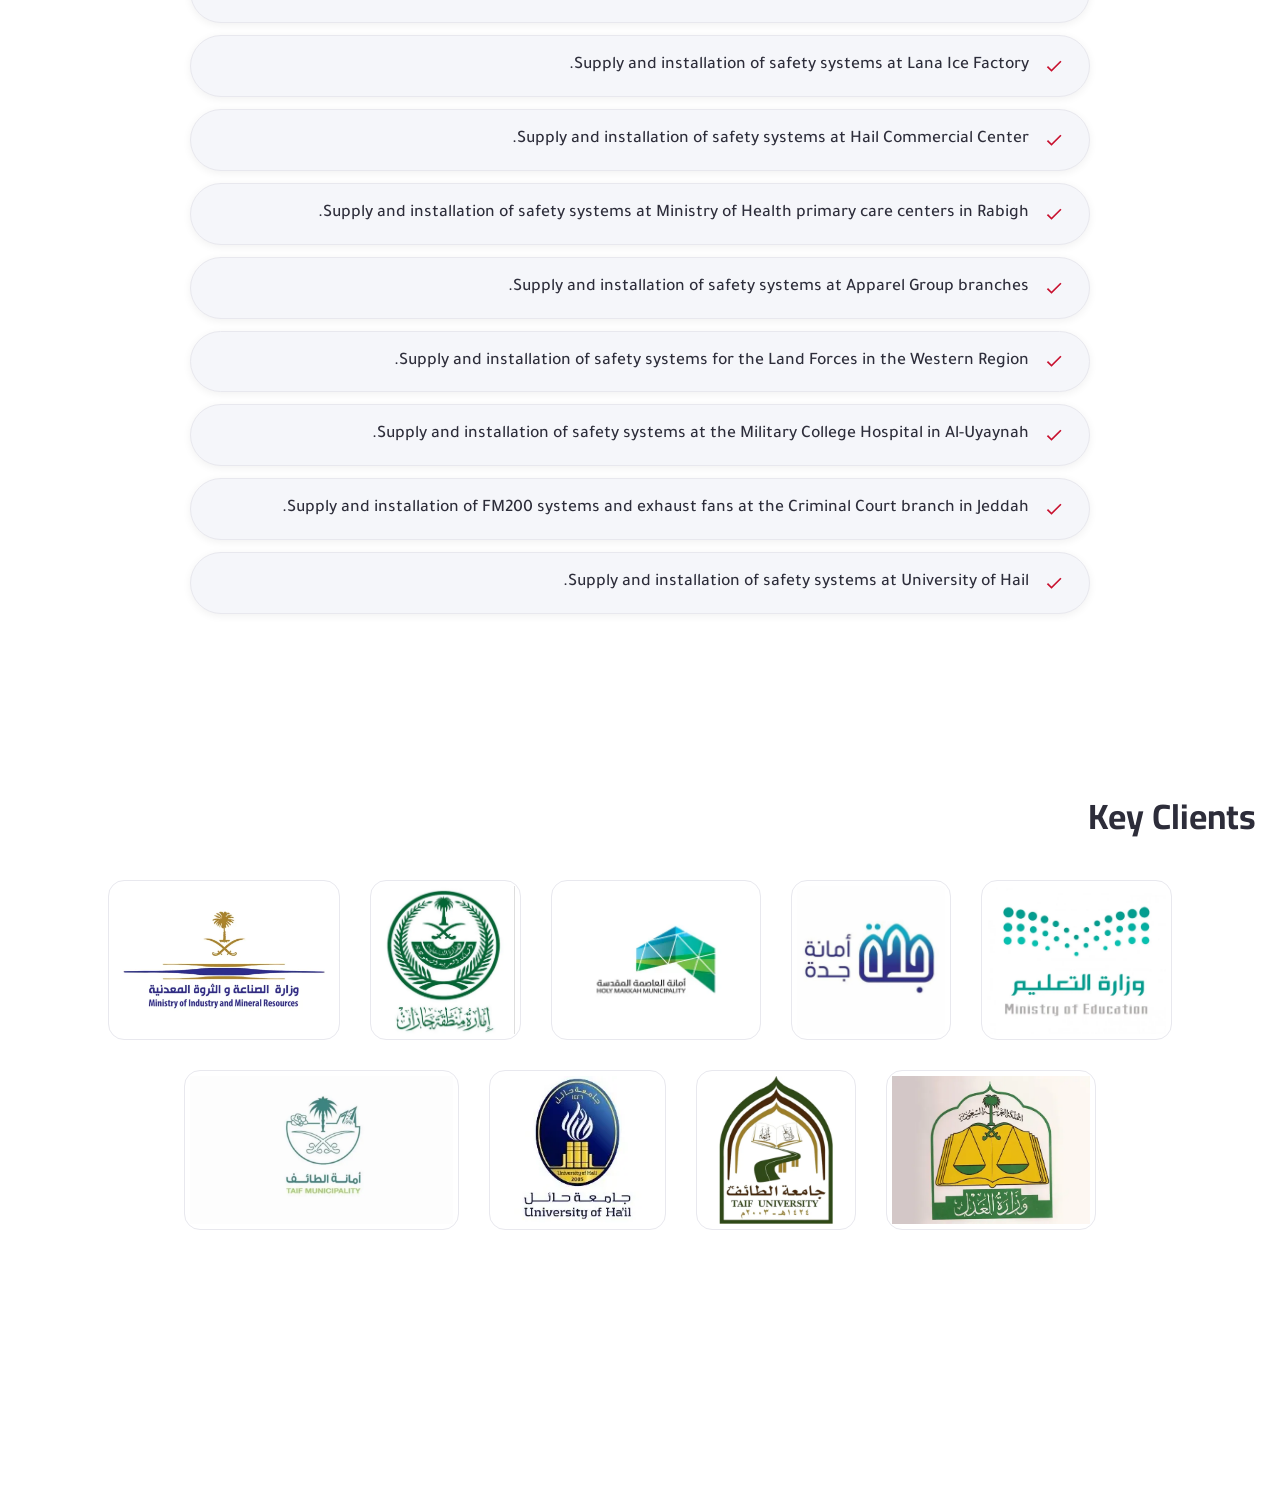
<file: projects-en.html>
<!DOCTYPE html>
<html lang="en" dir="ltr">
<head>
<!-- Google Tag Manager -->
<script>(function(w,d,s,l,i){w[l]=w[l]||[];w[l].push({'gtm.start':
new Date().getTime(),event:'gtm.js'});var f=d.getElementsByTagName(s)[0],
j=d.createElement(s),dl=l!='dataLayer'?'&l='+l:'';j.async=true;j.src=
'https://www.googletagmanager.com/gtm.js?id='+i+dl;f.parentNode.insertBefore(j,f);
})(window,document,'script','dataLayer','GTM-PG3TN8QV');</script>
<!-- End Google Tag Manager -->
  <!-- Google tag (gtag.js) -->
  <script async src="https://www.googletagmanager.com/gtag/js?id=G-14L5YKZQYX"></script>
  <script>
    window.dataLayer = window.dataLayer || [];
    function gtag(){dataLayer.push(arguments);}
    gtag('js', new Date());
  
    gtag('config', 'G-14L5YKZQYX');
    gtag('config', 'AW-18387518048');
  </script>

  

<link rel="preload" href="css/style.css" as="style">
  <meta charset="UTF-8">
  <meta name="viewport" content="width=device-width, initial-scale=1.0">
  <title>Fire Alarm Installation and Maintenance Saudi Arabia | Projects</title>
  
  <link rel="preconnect" href="https://fonts.googleapis.com">
  <link rel="preconnect" href="https://fonts.gstatic.com" crossorigin>
  <link href="https://fonts.googleapis.com/css2?family=Cairo:wght@400;600;700;800;900&family=Tajawal:wght@400;500;700;800&display=swap" rel="stylesheet">
  <link rel="stylesheet" href="css/style.css">

  <meta name="description" content="Explore Al-Majal Al-Amin's successful projects in fire alarm installation, fire suppression systems, and extinguisher maintenance across Saudi Arabia.">
  <link rel="canonical" href="https://almajal-safety.com/projects-en.html">
  <link rel="alternate" hreflang="en" href="https://almajal-safety.com/projects-en.html">
  <link rel="alternate" hreflang="ar" href="https://almajal-safety.com/projects.html">
  <link rel="alternate" hreflang="x-default" href="https://almajal-safety.com/">
  
  <meta property="og:title" content="Fire Alarm Installation and Maintenance Saudi Arabia | Projects">
  <meta property="og:description" content="Explore Al-Majal Al-Amin's successful projects in fire alarm installation, fire suppression systems, and extinguisher maintenance across Saudi Arabia.">
  <meta property="og:type" content="website">
  <meta property="og:url" content="https://almajal-safety.com/projects-en.html">
  
  <script type="application/ld+json">
  {"@context": "https://schema.org", "@type": "LocalBusiness", "name": "Al-Majal Al-Amin | المجال الأمن", "image": "https://almajal-safety.com/images/logo.jpg", "telephone": "00966560736334", "address": {"@type": "PostalAddress", "addressLocality": "Jeddah", "addressCountry": "SA"}}
  </script>

</head>
<body class="page-about">
<!-- Google Tag Manager (noscript) -->
<noscript><iframe src="https://www.googletagmanager.com/ns.html?id=GTM-PG3TN8QV"
height="0" width="0" style="display:none;visibility:hidden"></iframe></noscript>
<!-- End Google Tag Manager (noscript) -->

  <!-- ===== HEADER ===== -->
  <header class="header" id="header">
    <div class="container">
      <a href="index-en.html" class="logo" id="logo">
        <div class="logo-icon">
          <svg viewBox="0 0 24 24"><path d="M12 2C10.97 6.3 6 9.5 6 14.5C6 17.81 8.69 20.5 12 20.5S18 17.81 18 14.5C18 9.5 13.03 6.3 12 2ZM12 18.5C9.79 18.5 8 16.71 8 14.5C8 11.39 10.94 9.09 12 7.28C13.06 9.09 16 11.39 16 14.5C16 16.71 14.21 18.5 12 18.5Z"/></svg>
        </div>
        <div class="logo-text">
          <span class="brand-name">Al-Majal Al-Amin</span>
          <span class="brand-tagline">Safety Systems Corporation</span>
        </div>
      </a>

      <nav class="main-nav" id="mainNav">
        <a href="index-en.html">Home</a>
        <a href="about-en.html">About Us</a>
        <a href="index-en.html#services">Services</a>
        <a href="index-en.html#products">Products</a>
        <a href="projects-en.html#projects" class="active">Our Projects</a>
        <a href="projects-en.html#clients">Our Clients</a>
        <a href="about-en.html#certificates">Certificates & Accreditations</a>
        <a href="contact-en.html">Contact Us</a>
      </nav>

      <div class="header-actions">
        <button class="btn-lang" id="btnLang" onclick="window.location.href='projects.html'">
          <svg width="16" height="16" viewBox="0 0 24 24" fill="currentColor"><path d="M12.87 15.07l-2.54-2.51.03-.03A17.52 17.52 0 0014.07 6H17V4h-7V2H8v2H1v2h11.17C11.5 7.92 10.44 9.75 9 11.35 8.07 10.32 7.3 9.19 6.69 8h-2c.73 1.63 1.73 3.17 2.98 4.56l-5.09 5.02L4 19l5-5 3.11 3.11.76-2.04M18.5 10h-2L12 22h2l1.12-3h4.75L21 22h2l-4.5-12m-2.62 7l1.62-4.33L19.12 17h-3.24z"/></svg>
          عربي
        </button>
        <button class="btn-contact-header" onclick="window.location.href='tel:00966560736334'">
          <svg width="16" height="16" viewBox="0 0 24 24" fill="currentColor"><path d="M6.62 10.79c1.44 2.83 3.76 5.14 6.59 6.59l2.2-2.2c.27-.27.67-.36 1.02-.24 1.12.37 2.33.57 3.57.57.55 0 1 .45 1 1V20c0 .55-.45 1-1 1-9.39 0-17-7.61-17-17 0-.55.45-1 1-1h3.5c.55 0 1 .45 1 1 0 1.25.2 2.45.57 3.57.11.35.03.74-.25 1.02l-2.2 2.2z"/></svg>
          Call Now
        </button>
        <button class="menu-toggle" id="menuToggle" aria-label="Open Menu">
          <span></span>
          <span></span>
          <span></span>
        </button>
      </div>
    </div>
  </header>

  <!-- Mobile Nav -->
  <div class="mobile-nav-overlay" id="mobileNavOverlay"></div>
  <div class="mobile-nav" id="mobileNav">
    <button class="mobile-nav-close" id="mobileNavClose">&times;</button>
    <a href="index-en.html">Home</a>
    <a href="about-en.html">About Us</a>
    <a href="index-en.html#services">Services</a>
    <a href="index-en.html#products">Products</a>
    <a href="projects-en.html#projects" class="active">Our Projects</a>
    <a href="projects-en.html#clients">Our Clients</a>
    <a href="about-en.html#certificates">Certificates & Accreditations</a>
    <a href="contact-en.html">Contact Us</a>
    <a href="projects.html" class="mobile-lang-btn" style="display:inline-flex;align-items:center;gap:8px;margin-top:15px;padding:10px 20px;background:rgba(200,16,46,0.15);border:1px solid rgba(200,16,46,0.3);border-radius:8px;color:#C8102E;font-weight:700;text-decoration:none;justify-content:center;">
      <svg width="16" height="16" viewBox="0 0 24 24" fill="currentColor"><path d="M12.87 15.07l-2.54-2.51.03-.03A17.52 17.52 0 0014.07 6H17V4h-7V2H8v2H1v2h11.17C11.5 7.92 10.44 9.75 9 11.35 8.07 10.32 7.3 9.19 6.69 8h-2c.73 1.63 1.73 3.17 2.98 4.56l-5.09 5.02L4 19l5-5 3.11 3.11.76-2.04M18.5 10h-2L12 22h2l1.12-3h4.75L21 22h2l-4.5-12m-2.62 7l1.62-4.33L19.12 17h-3.24z"/></svg>
      عربي
    </a>
  </div>

  <!-- ===== PAGE HEADER ===== -->
  <section class="page-header">
    <div class="page-header-bg">
      <img fetchpriority="high" src="images/hero-desktop.webp" alt="Background">
      <div class="overlay"></div>
    </div>
    <div class="container">
      <h1>Fire Alarm Installation and Maintenance Projects</h1>
      <div class="breadcrumbs">
        <a href="index-en.html">Home</a> <span>/</span> <span class="current">Fire Alarm Installation and Maintenance Projects</span>
      </div>
    </div>
  </section>

  <!-- ===== PROJECTS CONTENT ===== -->
  <section class="about-page-content" id="projects">
    <div class="container">
      
      <div class="section-label">
        <span>Our Key Projects</span>
        <span class="line"></span>
      </div>
      <h2 class="section-title">Projects We Are Proud Of</h2>

      <div class="projects-images-hero animate-on-scroll">
        <div class="project-img-wrapper">
          <img loading="lazy" src="images/fire-piping.webp" alt="Fire Piping">
        </div>
        <div class="project-img-wrapper">
          <img loading="lazy" src="images/fire-valves.webp" alt="Fire Valves">
        </div>
        <div class="project-img-wrapper"><img loading="lazy" src="images/fire-piping.webp" alt="Fire Piping"></div>
        <div class="project-img-wrapper"><img loading="lazy" src="images/fire-valves.webp" alt="Fire Valves"></div>
        <div class="project-img-wrapper"><img loading="lazy" src="images/about-pipes.webp" alt="Pipes"></div>
        <div class="project-img-wrapper"><img loading="lazy" src="images/factory.webp" alt="Factory Installation"></div>
        <div class="project-img-wrapper"><img loading="lazy" src="images/fire-hose.webp" alt="Fire Hose"></div>
      </div>

      <!-- Projects Text List -->
      <div class="projects-creative-layout animate-on-scroll">
        <div class="projects-list">
          <div class="project-item">
            <div class="project-icon"><svg viewBox="0 0 24 24" width="20" height="20" fill="currentColor"><path d="M9 16.17L4.83 12l-1.42 1.41L9 19 21 7l-1.41-1.41z"/></svg></div>
            <div class="project-text">Supply and installation of firefighting systems at the branches of the General Presidency for the Promotion of Virtue and the Prevention of Vice.</div>
          </div>
          <div class="project-item">
            <div class="project-icon"><svg viewBox="0 0 24 24" width="20" height="20" fill="currentColor"><path d="M9 16.17L4.83 12l-1.42 1.41L9 19 21 7l-1.41-1.41z"/></svg></div>
            <div class="project-text">Maintenance of fire pumps at King Abdulaziz Military College.</div>
          </div>
          <div class="project-item">
            <div class="project-icon"><svg viewBox="0 0 24 24" width="20" height="20" fill="currentColor"><path d="M9 16.17L4.83 12l-1.42 1.41L9 19 21 7l-1.41-1.41z"/></svg></div>
            <div class="project-text">Supply and installation of FM200 system for the Land Forces.</div>
          </div>
          <div class="project-item">
            <div class="project-icon"><svg viewBox="0 0 24 24" width="20" height="20" fill="currentColor"><path d="M9 16.17L4.83 12l-1.42 1.41L9 19 21 7l-1.41-1.41z"/></svg></div>
            <div class="project-text">Maintenance of fire extinguishers at the Border Guards Command in Tabuk Region.</div>
          </div>
          <div class="project-item">
            <div class="project-icon"><svg viewBox="0 0 24 24" width="20" height="20" fill="currentColor"><path d="M9 16.17L4.83 12l-1.42 1.41L9 19 21 7l-1.41-1.41z"/></svg></div>
            <div class="project-text">Maintenance of fire extinguishers at the Border Guards Command in Asir Region.</div>
          </div>
          <div class="project-item">
            <div class="project-icon"><svg viewBox="0 0 24 24" width="20" height="20" fill="currentColor"><path d="M9 16.17L4.83 12l-1.42 1.41L9 19 21 7l-1.41-1.41z"/></svg></div>
            <div class="project-text">Supply and installation of FM200 system at the Border Guards Command in Al Jouf Region.</div>
          </div>
          <div class="project-item">
            <div class="project-icon"><svg viewBox="0 0 24 24" width="20" height="20" fill="currentColor"><path d="M9 16.17L4.83 12l-1.42 1.41L9 19 21 7l-1.41-1.41z"/></svg></div>
            <div class="project-text">Maintenance of the alarm system at the General Authority for Statistics in Dammam and Sakaka.</div>
          </div>
          <div class="project-item">
            <div class="project-icon"><svg viewBox="0 0 24 24" width="20" height="20" fill="currentColor"><path d="M9 16.17L4.83 12l-1.42 1.41L9 19 21 7l-1.41-1.41z"/></svg></div>
            <div class="project-text">Supply and installation of fire alarm and extinguishing systems at the Human Resources branch in Umluj.</div>
          </div>
          <div class="project-item">
            <div class="project-icon"><svg viewBox="0 0 24 24" width="20" height="20" fill="currentColor"><path d="M9 16.17L4.83 12l-1.42 1.41L9 19 21 7l-1.41-1.41z"/></svg></div>
            <div class="project-text">Maintenance of fire extinguishers and safety systems at Majmaah University.</div>
          </div>
          <div class="project-item">
            <div class="project-icon"><svg viewBox="0 0 24 24" width="20" height="20" fill="currentColor"><path d="M9 16.17L4.83 12l-1.42 1.41L9 19 21 7l-1.41-1.41z"/></svg></div>
            <div class="project-text">Maintenance of safety devices at King Fahd Complex for the Printing of the Holy Quran.</div>
          </div>
          <div class="project-item">
            <div class="project-icon"><svg viewBox="0 0 24 24" width="20" height="20" fill="currentColor"><path d="M9 16.17L4.83 12l-1.42 1.41L9 19 21 7l-1.41-1.41z"/></svg></div>
            <div class="project-text">Supply and installation of safety systems at Shaden Hotel Resorts in AlUla.</div>
          </div>
          <div class="project-item">
            <div class="project-icon"><svg viewBox="0 0 24 24" width="20" height="20" fill="currentColor"><path d="M9 16.17L4.83 12l-1.42 1.41L9 19 21 7l-1.41-1.41z"/></svg></div>
            <div class="project-text">Supply and installation of safety systems at Lana Ice Factory.</div>
          </div>
          <div class="project-item">
            <div class="project-icon"><svg viewBox="0 0 24 24" width="20" height="20" fill="currentColor"><path d="M9 16.17L4.83 12l-1.42 1.41L9 19 21 7l-1.41-1.41z"/></svg></div>
            <div class="project-text">Supply and installation of safety systems at Hail Commercial Center.</div>
          </div>
          <div class="project-item">
            <div class="project-icon"><svg viewBox="0 0 24 24" width="20" height="20" fill="currentColor"><path d="M9 16.17L4.83 12l-1.42 1.41L9 19 21 7l-1.41-1.41z"/></svg></div>
            <div class="project-text">Supply and installation of safety systems at Ministry of Health primary care centers in Rabigh.</div>
          </div>
          <div class="project-item">
            <div class="project-icon"><svg viewBox="0 0 24 24" width="20" height="20" fill="currentColor"><path d="M9 16.17L4.83 12l-1.42 1.41L9 19 21 7l-1.41-1.41z"/></svg></div>
            <div class="project-text">Supply and installation of safety systems at Apparel Group branches.</div>
          </div>
          <div class="project-item">
            <div class="project-icon"><svg viewBox="0 0 24 24" width="20" height="20" fill="currentColor"><path d="M9 16.17L4.83 12l-1.42 1.41L9 19 21 7l-1.41-1.41z"/></svg></div>
            <div class="project-text">Supply and installation of safety systems for the Land Forces in the Western Region.</div>
          </div>
          <div class="project-item">
            <div class="project-icon"><svg viewBox="0 0 24 24" width="20" height="20" fill="currentColor"><path d="M9 16.17L4.83 12l-1.42 1.41L9 19 21 7l-1.41-1.41z"/></svg></div>
            <div class="project-text">Supply and installation of safety systems at the Military College Hospital in Al-Uyaynah.</div>
          </div>
          <div class="project-item">
            <div class="project-icon"><svg viewBox="0 0 24 24" width="20" height="20" fill="currentColor"><path d="M9 16.17L4.83 12l-1.42 1.41L9 19 21 7l-1.41-1.41z"/></svg></div>
            <div class="project-text">Supply and installation of FM200 systems and exhaust fans at the Criminal Court branch in Jeddah.</div>
          </div>
          <div class="project-item">
            <div class="project-icon"><svg viewBox="0 0 24 24" width="20" height="20" fill="currentColor"><path d="M9 16.17L4.83 12l-1.42 1.41L9 19 21 7l-1.41-1.41z"/></svg></div>
            <div class="project-text">Supply and installation of safety systems at University of Hail.</div>
          </div>
        </div>
      </div>

      <!-- Customers Section -->
      <div class="customers-section animate-on-scroll" id="clients">
        <h2 class="section-title text-center">Key Clients</h2>
        <div class="customers-grid">
          <div class="customer-card"><img loading="lazy" src="images/download-1140x943-1-1024x847.webp" alt="Customer" class="customer-logo"></div>
          <div class="customer-card"><img loading="lazy" src="images/HBMlTNxW8AAnLwL.webp" alt="Customer" class="customer-logo"></div>
          <div class="customer-card"><img loading="lazy" src="images/original-7549555bd0bea28a41cf5f1c5d16a893.webp" alt="Customer" class="customer-logo"></div>
          <div class="customer-card"><img loading="lazy" src="images/ROUrTtBBhWuOsP4WynjTrdDFyNVmZHe4a1Uv6I5Q.webp" alt="Customer" class="customer-logo"></div>
          <div class="customer-card"><img loading="lazy" src="images/220f1a08ce96deabbcac44b78b19d42d.webp" alt="Customer" class="customer-logo"></div>
          <div class="customer-card"><img loading="lazy" src="images/9859acd4-4a26-4761-bcf4-08e31f8c33a7.webp" alt="Customer" class="customer-logo"></div>
          <div class="customer-card"><img loading="lazy" src="images/1559188.webp" alt="Customer" class="customer-logo"></div>
          <div class="customer-card"><img loading="lazy" src="images/172023153913_logo-6.webp" alt="Customer" class="customer-logo"></div>
          <div class="customer-card"><img loading="lazy" src="images/download.webp" alt="Customer" class="customer-logo"></div>
        </div>
      </div>

    </div>
  </section>

  

  <!-- ===== FLOATING BUTTONS ===== -->
  <div class="floating-buttons" id="floatingButtons">
    <a href="https://wa.me/966560736334" target="_blank" class="floating-btn whatsapp" aria-label="WhatsApp">
      <svg viewBox="0 0 24 24"><path d="M17.472 14.382c-.297-.149-1.758-.867-2.03-.967-.273-.099-.471-.148-.67.15-.197.297-.767.966-.94 1.164-.173.199-.347.223-.644.075-.297-.15-1.255-.463-2.39-1.475-.883-.788-1.48-1.761-1.653-2.059-.173-.297-.018-.458.13-.606.134-.133.298-.347.446-.52.149-.174.198-.298.298-.497.099-.198.05-.371-.025-.52-.075-.149-.669-1.612-.916-2.207-.242-.579-.487-.5-.669-.51-.173-.008-.371-.01-.57-.01-.198 0-.52.074-.792.372-.272.297-1.04 1.016-1.04 2.479 0 1.462 1.065 2.875 1.213 3.074.149.198 2.096 3.2 5.077 4.487.709.306 1.262.489 1.694.625.712.227 1.36.195 1.871.118.571-.085 1.758-.719 2.006-1.413.248-.694.248-1.289.173-1.413-.074-.124-.272-.198-.57-.347m-5.421 7.403h-.004a9.87 9.87 0 01-5.031-1.378l-.361-.214-3.741.982.998-3.648-.235-.374a9.86 9.86 0 01-1.51-5.26c.001-5.45 4.436-9.884 9.888-9.884 2.64 0 5.122 1.03 6.988 2.898a9.825 9.825 0 012.893 6.994c-.003 5.45-4.437 9.884-9.885 9.884m8.413-18.297A11.815 11.815 0 0012.05 0C5.495 0 .16 5.335.157 11.892c0 2.096.547 4.142 1.588 5.945L.057 24l6.305-1.654a11.882 11.882 0 005.683 1.448h.005c6.554 0 11.89-5.335 11.893-11.893a11.821 11.821 0 00-3.48-8.413z"/></svg>
    </a>
    <a href="tel:00966560736334" class="floating-btn phone" aria-label="Call Us">
      <svg viewBox="0 0 24 24"><path d="M6.62 10.79c1.44 2.83 3.76 5.14 6.59 6.59l2.2-2.2c.27-.27.67-.36 1.02-.24 1.12.37 2.33.57 3.57.57.55 0 1 .45 1 1V20c0 .55-.45 1-1 1-9.39 0-17-7.61-17-17 0-.55.45-1 1-1h3.5c.55 0 1 .45 1 1 0 1.25.2 2.45.57 3.57.11.35.03.74-.25 1.02l-2.2 2.2z"/></svg>
    </a>
  </div>

  <script>
    // Header scroll effect
    const header = document.getElementById('header');
    window.addEventListener('scroll', () => {
      if (window.scrollY > 50) {
        header.classList.add('scrolled');
      } else {
        header.classList.remove('scrolled');
      }
    });

    // Mobile menu toggle
    const menuToggle = document.getElementById('menuToggle');
    const mobileNav = document.getElementById('mobileNav');
    const mobileNavOverlay = document.getElementById('mobileNavOverlay');
    const mobileNavClose = document.getElementById('mobileNavClose');

    function openMobileNav() {
      mobileNav.classList.add('active');
      mobileNavOverlay.classList.add('active');
      document.body.style.overflow = 'hidden';
    }

    function closeMobileNav() {
      mobileNav.classList.remove('active');
      mobileNavOverlay.classList.remove('active');
      document.body.style.overflow = '';
    }

    menuToggle.addEventListener('click', openMobileNav);
    mobileNavClose.addEventListener('click', closeMobileNav);
    mobileNavOverlay.addEventListener('click', closeMobileNav);

    // Scroll animations
    const observerOptions = {
      root: null,
      rootMargin: '0px 0px -80px 0px',
      threshold: 0.1
    };

    const observer = new IntersectionObserver((entries) => {
      entries.forEach((entry, index) => {
        if (entry.isIntersecting) {
          entry.target.classList.add('visible');
          observer.unobserve(entry.target);
        }
      });
    }, observerOptions);

    document.querySelectorAll('.animate-on-scroll').forEach(el => {
      observer.observe(el);
    });
  </script>

<script>
(function () {
  function sendAdsEvent(action, label) {
    if (typeof window.gtag === 'function') {
      window.gtag('event', action, {
        event_category: 'engagement',
        event_label: label,
        transport_type: 'beacon'
      });
    }
  }

  document.addEventListener('click', function (e) {
    var el = e.target.closest ? e.target.closest('a') : null;
    if (!el) return;

    var href = (el.getAttribute('href') || '').toLowerCase();

    if (href.indexOf('tel:') === 0) {
      sendAdsEvent('phone_click', href.replace('tel:', ''));
    }

    if (href.indexOf('wa.me') !== -1 || href.indexOf('whatsapp') !== -1) {
      sendAdsEvent('whatsapp_click', href);
    }
  });
})();
</script>

</body>
</html>
</file>
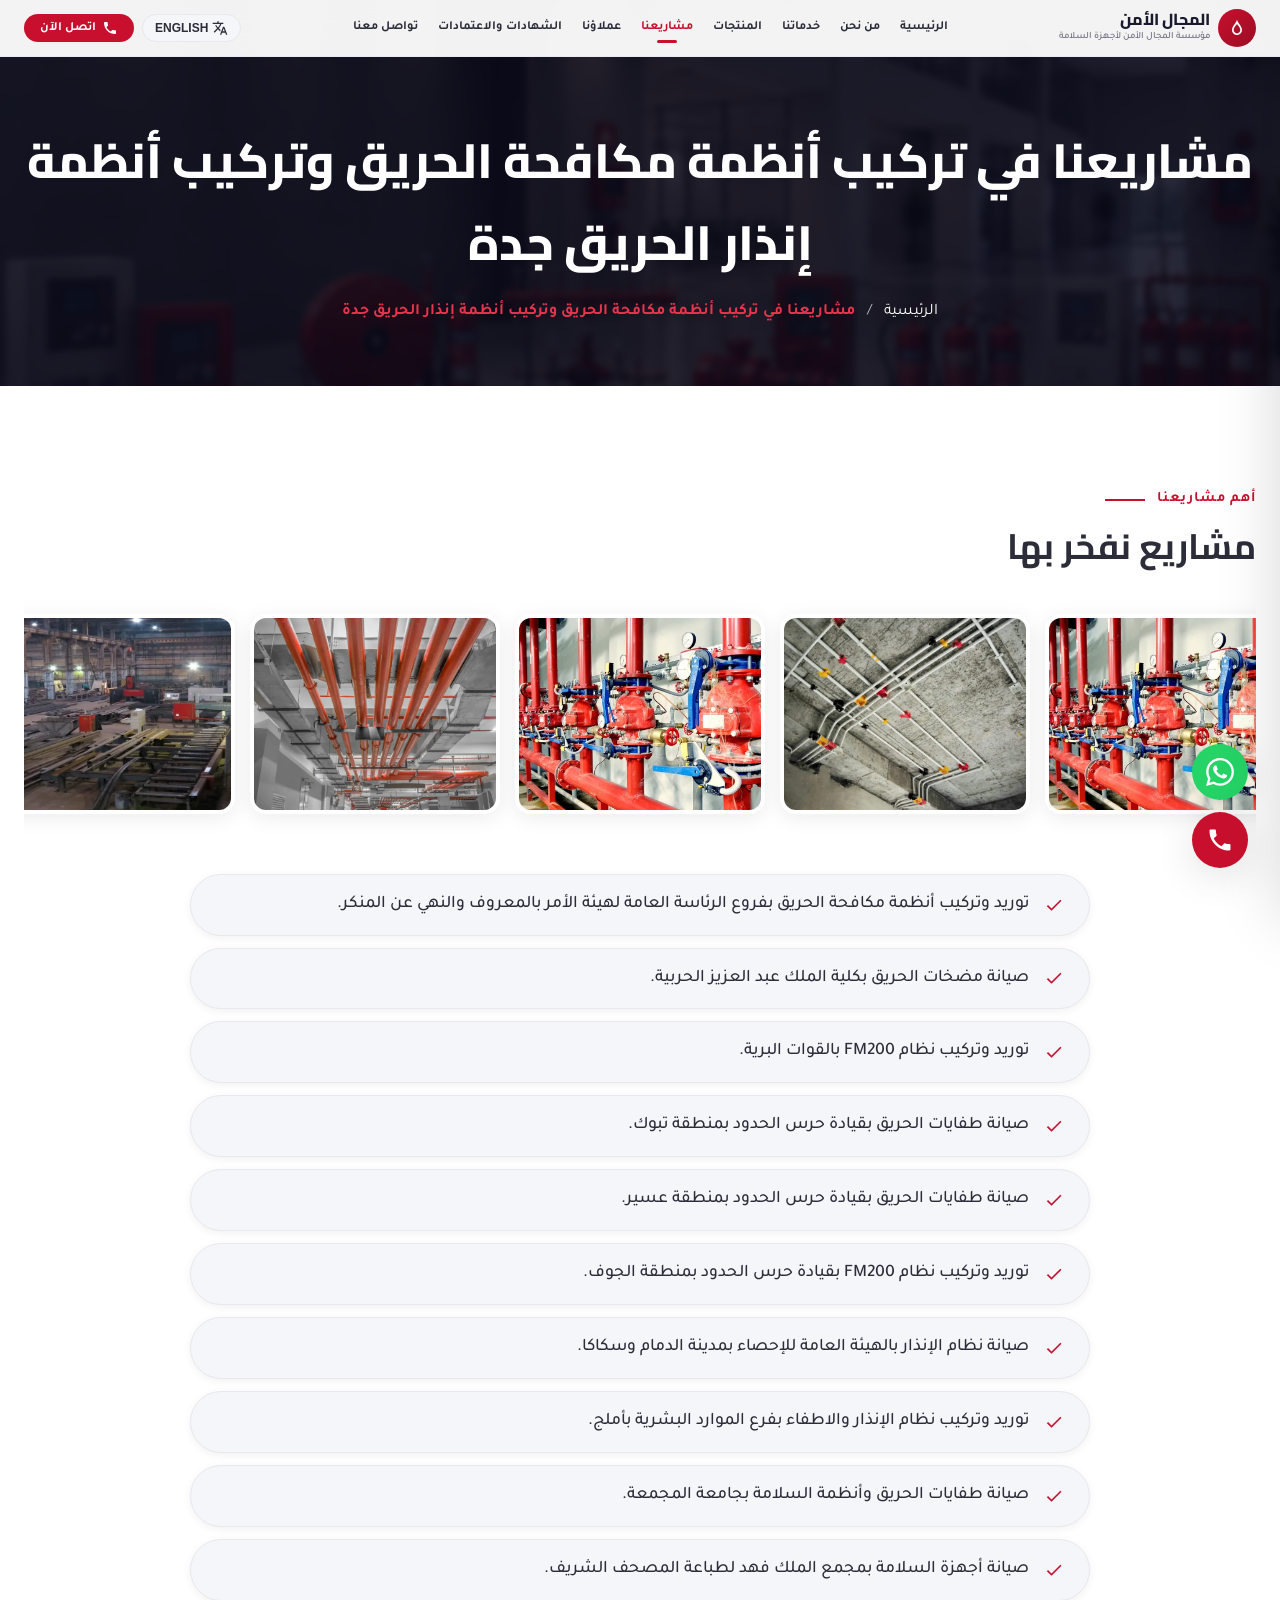
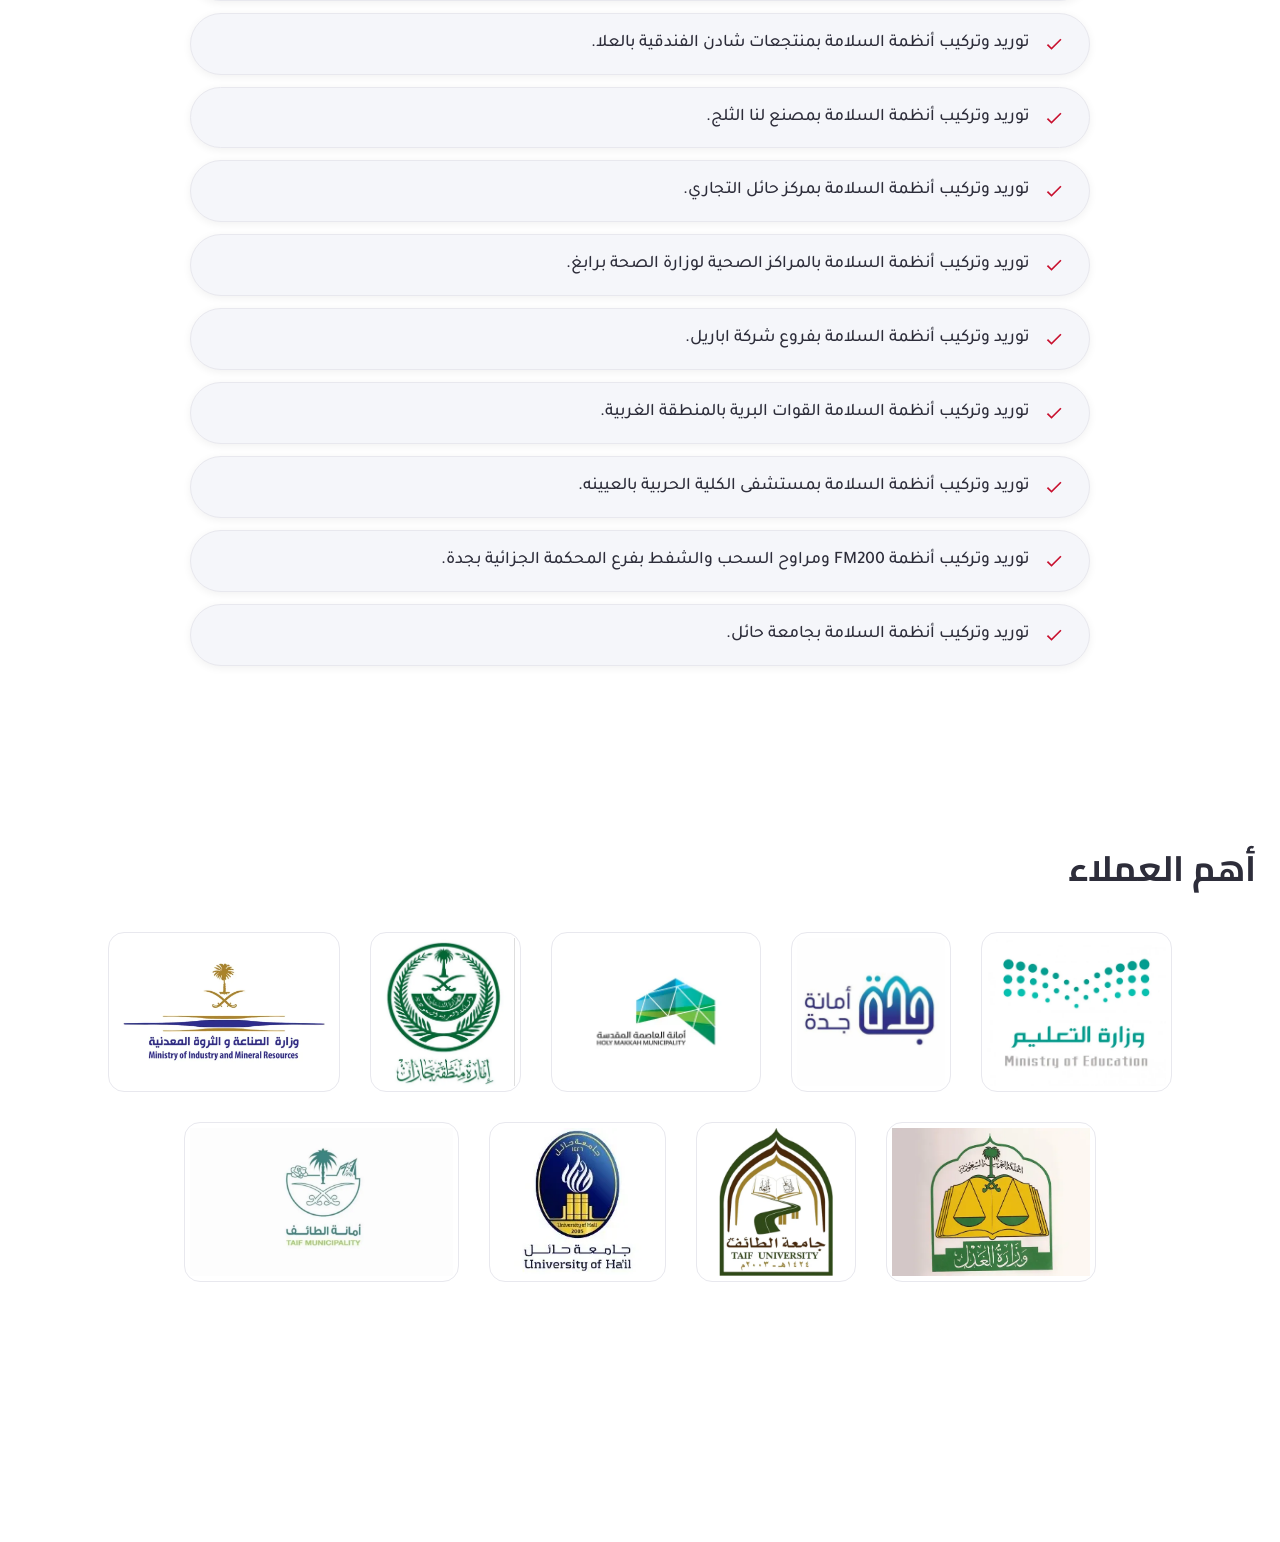
<file: projects.html>
<!DOCTYPE html>
<html lang="ar" dir="rtl">
<head>
<!-- Google Tag Manager -->
<script>(function(w,d,s,l,i){w[l]=w[l]||[];w[l].push({'gtm.start':
new Date().getTime(),event:'gtm.js'});var f=d.getElementsByTagName(s)[0],
j=d.createElement(s),dl=l!='dataLayer'?'&l='+l:'';j.async=true;j.src=
'https://www.googletagmanager.com/gtm.js?id='+i+dl;f.parentNode.insertBefore(j,f);
})(window,document,'script','dataLayer','GTM-PG3TN8QV');</script>
<!-- End Google Tag Manager -->
  <!-- Google tag (gtag.js) -->
  <script async src="https://www.googletagmanager.com/gtag/js?id=G-14L5YKZQYX"></script>
  <script>
    window.dataLayer = window.dataLayer || [];
    function gtag(){dataLayer.push(arguments);}
    gtag('js', new Date());
  
    gtag('config', 'G-14L5YKZQYX');
    gtag('config', 'AW-18387518048');
  </script>

  

<link rel="preload" href="css/style.css" as="style">
  <meta charset="UTF-8">
  <meta name="viewport" content="width=device-width, initial-scale=1.0">
  <title>تركيب أنظمة مكافحة وإنذار الحريق جدة | مشاريع المجال الأمن</title>
  
  <link rel="preconnect" href="https://fonts.googleapis.com">
  <link rel="preconnect" href="https://fonts.gstatic.com" crossorigin>
  <link href="https://fonts.googleapis.com/css2?family=Cairo:wght@400;600;700;800;900&family=Tajawal:wght@400;500;700;800&display=swap" rel="stylesheet">
  <link rel="stylesheet" href="css/style.css">

  <meta name="description" content="تصفح سابقة أعمال مؤسسة المجال الأمن في تركيب وصيانة أنظمة إطفاء الحريق، شبكات الإنذار، وصيانة طفايات الحريق في السعودية بأعلى معايير الجودة.">
  <link rel="canonical" href="https://almajal-safety.com/projects.html">
  <link rel="alternate" hreflang="ar" href="https://almajal-safety.com/projects.html">
  <link rel="alternate" hreflang="en" href="https://almajal-safety.com/projects-en.html">
  <link rel="alternate" hreflang="x-default" href="https://almajal-safety.com/">
  
  <meta property="og:title" content="تركيب وصيانة أنظمة إطفاء وإنذار الحريق | مشاريع المجال الأمن">
  <meta property="og:description" content="تصفح سابقة أعمال مؤسسة المجال الأمن في تركيب وصيانة أنظمة إطفاء الحريق، شبكات الإنذار، وصيانة طفايات الحريق في السعودية بأعلى معايير الجودة.">
  <meta property="og:type" content="website">
  <meta property="og:url" content="https://almajal-safety.com/projects.html">
  
  <script type="application/ld+json">
  {"@context": "https://schema.org", "@type": "LocalBusiness", "name": "Al-Majal Al-Amin | المجال الأمن", "image": "https://almajal-safety.com/images/logo.jpg", "telephone": "00966560736334", "address": {"@type": "PostalAddress", "addressLocality": "Jeddah", "addressCountry": "SA"}}
  </script>

</head>
<body class="page-about">
<!-- Google Tag Manager (noscript) -->
<noscript><iframe src="https://www.googletagmanager.com/ns.html?id=GTM-PG3TN8QV"
height="0" width="0" style="display:none;visibility:hidden"></iframe></noscript>
<!-- End Google Tag Manager (noscript) -->

  <!-- ===== HEADER ===== -->
  <header class="header" id="header">
    <div class="container">
      <a href="/" class="logo" id="logo">
        <div class="logo-icon">
          <svg viewBox="0 0 24 24"><path d="M12 2C10.97 6.3 6 9.5 6 14.5C6 17.81 8.69 20.5 12 20.5S18 17.81 18 14.5C18 9.5 13.03 6.3 12 2ZM12 18.5C9.79 18.5 8 16.71 8 14.5C8 11.39 10.94 9.09 12 7.28C13.06 9.09 16 11.39 16 14.5C16 16.71 14.21 18.5 12 18.5Z"/></svg>
        </div>
        <div class="logo-text">
          <span class="brand-name">المجال الأمن</span>
          <span class="brand-tagline">مؤسسة المجال الأمن لأجهزة السلامة</span>
        </div>
      </a>

      <nav class="main-nav" id="mainNav">
        <a href="/">الرئيسية</a>
        <a href="about.html">من نحن</a>
        <a href="/#services">خدماتنا</a>
        <a href="/#products">المنتجات</a>
        <a href="projects.html#projects" class="active">مشاريعنا</a>
        <a href="projects.html#clients">عملاؤنا</a>
        <a href="about.html#certificates">الشهادات والاعتمادات</a>
        <a href="contact.html">تواصل معنا</a>
      </nav>

      <div class="header-actions">
        <button class="btn-lang" id="btnLang" onclick="window.location.href='projects-en.html'">
          <svg width="16" height="16" viewBox="0 0 24 24" fill="currentColor"><path d="M12.87 15.07l-2.54-2.51.03-.03A17.52 17.52 0 0014.07 6H17V4h-7V2H8v2H1v2h11.17C11.5 7.92 10.44 9.75 9 11.35 8.07 10.32 7.3 9.19 6.69 8h-2c.73 1.63 1.73 3.17 2.98 4.56l-5.09 5.02L4 19l5-5 3.11 3.11.76-2.04M18.5 10h-2L12 22h2l1.12-3h4.75L21 22h2l-4.5-12m-2.62 7l1.62-4.33L19.12 17h-3.24z"/></svg>
          ENGLISH
        </button>
        <button class="btn-contact-header" onclick="window.location.href='tel:00966560736334'">
          <svg width="16" height="16" viewBox="0 0 24 24" fill="currentColor"><path d="M6.62 10.79c1.44 2.83 3.76 5.14 6.59 6.59l2.2-2.2c.27-.27.67-.36 1.02-.24 1.12.37 2.33.57 3.57.57.55 0 1 .45 1 1V20c0 .55-.45 1-1 1-9.39 0-17-7.61-17-17 0-.55.45-1 1-1h3.5c.55 0 1 .45 1 1 0 1.25.2 2.45.57 3.57.11.35.03.74-.25 1.02l-2.2 2.2z"/></svg>
          اتصل الآن
        </button>
        <button class="menu-toggle" id="menuToggle" aria-label="فتح القائمة">
          <span></span>
          <span></span>
          <span></span>
        </button>
      </div>
    </div>
  </header>

  <!-- Mobile Nav -->
  <div class="mobile-nav-overlay" id="mobileNavOverlay"></div>
  <div class="mobile-nav" id="mobileNav">
    <button class="mobile-nav-close" id="mobileNavClose">&times;</button>
    <a href="/">الرئيسية</a>
    <a href="about.html">من نحن</a>
    <a href="/#services">خدماتنا</a>
    <a href="/#products">المنتجات</a>
    <a href="projects.html#projects" class="active">مشاريعنا</a>
    <a href="projects.html#clients">عملاؤنا</a>
    <a href="about.html#certificates">الشهادات والاعتمادات</a>
    <a href="contact.html">تواصل معنا</a>
    <a href="projects-en.html" class="mobile-lang-btn" style="display:inline-flex;align-items:center;gap:8px;margin-top:15px;padding:10px 20px;background:rgba(200,16,46,0.15);border:1px solid rgba(200,16,46,0.3);border-radius:8px;color:#C8102E;font-weight:700;text-decoration:none;justify-content:center;">
      <svg width="16" height="16" viewBox="0 0 24 24" fill="currentColor"><path d="M12.87 15.07l-2.54-2.51.03-.03A17.52 17.52 0 0014.07 6H17V4h-7V2H8v2H1v2h11.17C11.5 7.92 10.44 9.75 9 11.35 8.07 10.32 7.3 9.19 6.69 8h-2c.73 1.63 1.73 3.17 2.98 4.56l-5.09 5.02L4 19l5-5 3.11 3.11.76-2.04M18.5 10h-2L12 22h2l1.12-3h4.75L21 22h2l-4.5-12m-2.62 7l1.62-4.33L19.12 17h-3.24z"/></svg>
      ENGLISH
    </a>
  </div>

  <!-- ===== PAGE HEADER ===== -->
  <section class="page-header">
    <div class="page-header-bg">
      <img fetchpriority="high" src="images/hero-desktop.webp" alt="Background">
      <div class="overlay"></div>
    </div>
    <div class="container">
      <h1>مشاريعنا في تركيب أنظمة مكافحة الحريق وتركيب أنظمة إنذار الحريق جدة</h1>
      <div class="breadcrumbs">
        <a href="/">الرئيسية</a> <span>/</span> <span class="current">مشاريعنا في تركيب أنظمة مكافحة الحريق وتركيب أنظمة إنذار الحريق جدة</span>
      </div>
    </div>
  </section>

  <!-- ===== PROJECTS CONTENT ===== -->
  <section class="about-page-content" id="projects">
    <div class="container">
      
      <div class="section-label">
        <span>أهم مشاريعنا</span>
        <span class="line"></span>
      </div>
      <h2 class="section-title">مشاريع نفخر بها</h2>

      <div class="projects-images-hero animate-on-scroll">
        <div class="project-img-wrapper">
          <img loading="lazy" src="images/fire-piping.webp" alt="Fire Piping">
        </div>
        <div class="project-img-wrapper">
          <img loading="lazy" src="images/fire-valves.webp" alt="Fire Valves">
        </div>
        <div class="project-img-wrapper"><img loading="lazy" src="images/fire-piping.webp" alt="Fire Piping"></div>
        <div class="project-img-wrapper"><img loading="lazy" src="images/fire-valves.webp" alt="Fire Valves"></div>
        <div class="project-img-wrapper"><img loading="lazy" src="images/about-pipes.webp" alt="Pipes"></div>
        <div class="project-img-wrapper"><img loading="lazy" src="images/factory.webp" alt="Factory Installation"></div>
        <div class="project-img-wrapper"><img loading="lazy" src="images/fire-hose.webp" alt="Fire Hose"></div>
      </div>

      <!-- Projects Text List -->
      <div class="projects-creative-layout animate-on-scroll">
        <div class="projects-list">
          <div class="project-item">
            <div class="project-icon"><svg viewBox="0 0 24 24" width="20" height="20" fill="currentColor"><path d="M9 16.17L4.83 12l-1.42 1.41L9 19 21 7l-1.41-1.41z"/></svg></div>
            <div class="project-text">توريد وتركيب أنظمة مكافحة الحريق بفروع الرئاسة العامة لهيئة الأمر بالمعروف والنهي عن المنكر.</div>
          </div>
          <div class="project-item">
            <div class="project-icon"><svg viewBox="0 0 24 24" width="20" height="20" fill="currentColor"><path d="M9 16.17L4.83 12l-1.42 1.41L9 19 21 7l-1.41-1.41z"/></svg></div>
            <div class="project-text">صيانة مضخات الحريق بكلية الملك عبد العزيز الحربية.</div>
          </div>
          <div class="project-item">
            <div class="project-icon"><svg viewBox="0 0 24 24" width="20" height="20" fill="currentColor"><path d="M9 16.17L4.83 12l-1.42 1.41L9 19 21 7l-1.41-1.41z"/></svg></div>
            <div class="project-text">توريد وتركيب نظام FM200 بالقوات البرية.</div>
          </div>
          <div class="project-item">
            <div class="project-icon"><svg viewBox="0 0 24 24" width="20" height="20" fill="currentColor"><path d="M9 16.17L4.83 12l-1.42 1.41L9 19 21 7l-1.41-1.41z"/></svg></div>
            <div class="project-text">صيانة طفايات الحريق بقيادة حرس الحدود بمنطقة تبوك.</div>
          </div>
          <div class="project-item">
            <div class="project-icon"><svg viewBox="0 0 24 24" width="20" height="20" fill="currentColor"><path d="M9 16.17L4.83 12l-1.42 1.41L9 19 21 7l-1.41-1.41z"/></svg></div>
            <div class="project-text">صيانة طفايات الحريق بقيادة حرس الحدود بمنطقة عسير.</div>
          </div>
          <div class="project-item">
            <div class="project-icon"><svg viewBox="0 0 24 24" width="20" height="20" fill="currentColor"><path d="M9 16.17L4.83 12l-1.42 1.41L9 19 21 7l-1.41-1.41z"/></svg></div>
            <div class="project-text">توريد وتركيب نظام FM200 بقيادة حرس الحدود بمنطقة الجوف.</div>
          </div>
          <div class="project-item">
            <div class="project-icon"><svg viewBox="0 0 24 24" width="20" height="20" fill="currentColor"><path d="M9 16.17L4.83 12l-1.42 1.41L9 19 21 7l-1.41-1.41z"/></svg></div>
            <div class="project-text">صيانة نظام الإنذار بالهيئة العامة للإحصاء بمدينة الدمام وسكاكا.</div>
          </div>
          <div class="project-item">
            <div class="project-icon"><svg viewBox="0 0 24 24" width="20" height="20" fill="currentColor"><path d="M9 16.17L4.83 12l-1.42 1.41L9 19 21 7l-1.41-1.41z"/></svg></div>
            <div class="project-text">توريد وتركيب نظام الإنذار والاطفاء بفرع الموارد البشرية بأملج.</div>
          </div>
          <div class="project-item">
            <div class="project-icon"><svg viewBox="0 0 24 24" width="20" height="20" fill="currentColor"><path d="M9 16.17L4.83 12l-1.42 1.41L9 19 21 7l-1.41-1.41z"/></svg></div>
            <div class="project-text">صيانة طفايات الحريق وأنظمة السلامة بجامعة المجمعة.</div>
          </div>
          <div class="project-item">
            <div class="project-icon"><svg viewBox="0 0 24 24" width="20" height="20" fill="currentColor"><path d="M9 16.17L4.83 12l-1.42 1.41L9 19 21 7l-1.41-1.41z"/></svg></div>
            <div class="project-text">صيانة أجهزة السلامة بمجمع الملك فهد لطباعة المصحف الشريف.</div>
          </div>
          <div class="project-item">
            <div class="project-icon"><svg viewBox="0 0 24 24" width="20" height="20" fill="currentColor"><path d="M9 16.17L4.83 12l-1.42 1.41L9 19 21 7l-1.41-1.41z"/></svg></div>
            <div class="project-text">توريد وتركيب أنظمة السلامة بمنتجعات شادن الفندقية بالعلا.</div>
          </div>
          <div class="project-item">
            <div class="project-icon"><svg viewBox="0 0 24 24" width="20" height="20" fill="currentColor"><path d="M9 16.17L4.83 12l-1.42 1.41L9 19 21 7l-1.41-1.41z"/></svg></div>
            <div class="project-text">توريد وتركيب أنظمة السلامة بمصنع لنا الثلج.</div>
          </div>
          <div class="project-item">
            <div class="project-icon"><svg viewBox="0 0 24 24" width="20" height="20" fill="currentColor"><path d="M9 16.17L4.83 12l-1.42 1.41L9 19 21 7l-1.41-1.41z"/></svg></div>
            <div class="project-text">توريد وتركيب أنظمة السلامة بمركز حائل التجاري.</div>
          </div>
          <div class="project-item">
            <div class="project-icon"><svg viewBox="0 0 24 24" width="20" height="20" fill="currentColor"><path d="M9 16.17L4.83 12l-1.42 1.41L9 19 21 7l-1.41-1.41z"/></svg></div>
            <div class="project-text">توريد وتركيب أنظمة السلامة بالمراكز الصحية لوزارة الصحة برابغ.</div>
          </div>
          <div class="project-item">
            <div class="project-icon"><svg viewBox="0 0 24 24" width="20" height="20" fill="currentColor"><path d="M9 16.17L4.83 12l-1.42 1.41L9 19 21 7l-1.41-1.41z"/></svg></div>
            <div class="project-text">توريد وتركيب أنظمة السلامة بفروع شركة اباريل.</div>
          </div>
          <div class="project-item">
            <div class="project-icon"><svg viewBox="0 0 24 24" width="20" height="20" fill="currentColor"><path d="M9 16.17L4.83 12l-1.42 1.41L9 19 21 7l-1.41-1.41z"/></svg></div>
            <div class="project-text">توريد وتركيب أنظمة السلامة القوات البرية بالمنطقة الغربية.</div>
          </div>
          <div class="project-item">
            <div class="project-icon"><svg viewBox="0 0 24 24" width="20" height="20" fill="currentColor"><path d="M9 16.17L4.83 12l-1.42 1.41L9 19 21 7l-1.41-1.41z"/></svg></div>
            <div class="project-text">توريد وتركيب أنظمة السلامة بمستشفى الكلية الحربية بالعيينه.</div>
          </div>
          <div class="project-item">
            <div class="project-icon"><svg viewBox="0 0 24 24" width="20" height="20" fill="currentColor"><path d="M9 16.17L4.83 12l-1.42 1.41L9 19 21 7l-1.41-1.41z"/></svg></div>
            <div class="project-text">توريد وتركيب أنظمة FM200 ومراوح السحب والشفط بفرع المحكمة الجزائية بجدة.</div>
          </div>
          <div class="project-item">
            <div class="project-icon"><svg viewBox="0 0 24 24" width="20" height="20" fill="currentColor"><path d="M9 16.17L4.83 12l-1.42 1.41L9 19 21 7l-1.41-1.41z"/></svg></div>
            <div class="project-text">توريد وتركيب أنظمة السلامة بجامعة حائل.</div>
          </div>
        </div>
      </div>

      <!-- Customers Section -->
      <div class="customers-section animate-on-scroll" id="clients">
        <h2 class="section-title text-center">أهم العملاء</h2>
        <div class="customers-grid">
          <div class="customer-card"><img loading="lazy" src="images/download-1140x943-1-1024x847.webp" alt="Customer" class="customer-logo"></div>
          <div class="customer-card"><img loading="lazy" src="images/HBMlTNxW8AAnLwL.webp" alt="Customer" class="customer-logo"></div>
          <div class="customer-card"><img loading="lazy" src="images/original-7549555bd0bea28a41cf5f1c5d16a893.webp" alt="Customer" class="customer-logo"></div>
          <div class="customer-card"><img loading="lazy" src="images/ROUrTtBBhWuOsP4WynjTrdDFyNVmZHe4a1Uv6I5Q.webp" alt="Customer" class="customer-logo"></div>
          <div class="customer-card"><img loading="lazy" src="images/220f1a08ce96deabbcac44b78b19d42d.webp" alt="Customer" class="customer-logo"></div>
          <div class="customer-card"><img loading="lazy" src="images/9859acd4-4a26-4761-bcf4-08e31f8c33a7.webp" alt="Customer" class="customer-logo"></div>
          <div class="customer-card"><img loading="lazy" src="images/1559188.webp" alt="Customer" class="customer-logo"></div>
          <div class="customer-card"><img loading="lazy" src="images/172023153913_logo-6.webp" alt="Customer" class="customer-logo"></div>
          <div class="customer-card"><img loading="lazy" src="images/download.webp" alt="Customer" class="customer-logo"></div>
        </div>
      </div>

    </div>
  </section>

  


  <!-- ===== FLOATING BUTTONS ===== -->
  <div class="floating-buttons" id="floatingButtons">
    <a href="https://wa.me/966560736334" target="_blank" class="floating-btn whatsapp" aria-label="واتساب">
      <svg viewBox="0 0 24 24"><path d="M17.472 14.382c-.297-.149-1.758-.867-2.03-.967-.273-.099-.471-.148-.67.15-.197.297-.767.966-.94 1.164-.173.199-.347.223-.644.075-.297-.15-1.255-.463-2.39-1.475-.883-.788-1.48-1.761-1.653-2.059-.173-.297-.018-.458.13-.606.134-.133.298-.347.446-.52.149-.174.198-.298.298-.497.099-.198.05-.371-.025-.52-.075-.149-.669-1.612-.916-2.207-.242-.579-.487-.5-.669-.51-.173-.008-.371-.01-.57-.01-.198 0-.52.074-.792.372-.272.297-1.04 1.016-1.04 2.479 0 1.462 1.065 2.875 1.213 3.074.149.198 2.096 3.2 5.077 4.487.709.306 1.262.489 1.694.625.712.227 1.36.195 1.871.118.571-.085 1.758-.719 2.006-1.413.248-.694.248-1.289.173-1.413-.074-.124-.272-.198-.57-.347m-5.421 7.403h-.004a9.87 9.87 0 01-5.031-1.378l-.361-.214-3.741.982.998-3.648-.235-.374a9.86 9.86 0 01-1.51-5.26c.001-5.45 4.436-9.884 9.888-9.884 2.64 0 5.122 1.03 6.988 2.898a9.825 9.825 0 012.893 6.994c-.003 5.45-4.437 9.884-9.885 9.884m8.413-18.297A11.815 11.815 0 0012.05 0C5.495 0 .16 5.335.157 11.892c0 2.096.547 4.142 1.588 5.945L.057 24l6.305-1.654a11.882 11.882 0 005.683 1.448h.005c6.554 0 11.89-5.335 11.893-11.893a11.821 11.821 0 00-3.48-8.413z"/></svg>
    </a>
    <a href="tel:00966560736334" class="floating-btn phone" aria-label="اتصل بنا">
      <svg viewBox="0 0 24 24"><path d="M6.62 10.79c1.44 2.83 3.76 5.14 6.59 6.59l2.2-2.2c.27-.27.67-.36 1.02-.24 1.12.37 2.33.57 3.57.57.55 0 1 .45 1 1V20c0 .55-.45 1-1 1-9.39 0-17-7.61-17-17 0-.55.45-1 1-1h3.5c.55 0 1 .45 1 1 0 1.25.2 2.45.57 3.57.11.35.03.74-.25 1.02l-2.2 2.2z"/></svg>
    </a>
  </div>

  <script>
    // Header scroll effect
    const header = document.getElementById('header');
    window.addEventListener('scroll', () => {
      if (window.scrollY > 50) {
        header.classList.add('scrolled');
      } else {
        header.classList.remove('scrolled');
      }
    });

    // Mobile menu toggle
    const menuToggle = document.getElementById('menuToggle');
    const mobileNav = document.getElementById('mobileNav');
    const mobileNavOverlay = document.getElementById('mobileNavOverlay');
    const mobileNavClose = document.getElementById('mobileNavClose');

    function openMobileNav() {
      mobileNav.classList.add('active');
      mobileNavOverlay.classList.add('active');
      document.body.style.overflow = 'hidden';
    }

    function closeMobileNav() {
      mobileNav.classList.remove('active');
      mobileNavOverlay.classList.remove('active');
      document.body.style.overflow = '';
    }

    menuToggle.addEventListener('click', openMobileNav);
    mobileNavClose.addEventListener('click', closeMobileNav);
    mobileNavOverlay.addEventListener('click', closeMobileNav);

    // Scroll animations
    const observerOptions = {
      root: null,
      rootMargin: '0px 0px -80px 0px',
      threshold: 0.1
    };

    const observer = new IntersectionObserver((entries) => {
      entries.forEach((entry, index) => {
        if (entry.isIntersecting) {
          entry.target.classList.add('visible');
          observer.unobserve(entry.target);
        }
      });
    }, observerOptions);

    document.querySelectorAll('.animate-on-scroll').forEach(el => {
      observer.observe(el);
    });
  </script>

<script>
(function () {
  function sendAdsEvent(action, label) {
    if (typeof window.gtag === 'function') {
      window.gtag('event', action, {
        event_category: 'engagement',
        event_label: label,
        transport_type: 'beacon'
      });
    }
  }

  document.addEventListener('click', function (e) {
    var el = e.target.closest ? e.target.closest('a') : null;
    if (!el) return;

    var href = (el.getAttribute('href') || '').toLowerCase();

    if (href.indexOf('tel:') === 0) {
      sendAdsEvent('phone_click', href.replace('tel:', ''));
    }

    if (href.indexOf('wa.me') !== -1 || href.indexOf('whatsapp') !== -1) {
      sendAdsEvent('whatsapp_click', href);
    }
  });
})();
</script>

</body>
</html>
</file>
<file: css/style.css>
/* ===================================
   Al Majal Al Amn - Fire Safety Company
   Homepage Styles
   =================================== */

/* --- CSS Variables / Design Tokens --- */
:root {
  --color-primary: #C8102E;
  --color-primary-dark: #9B0D23;
  --color-primary-light: #E8344E;
  --color-secondary: #1A1A2E;
  --color-accent: #D4AF37;
  --color-bg: #FFFFFF;
  --color-bg-light: #F5F6FA;
  --color-bg-dark: #0F0F1A;
  --color-text: #2D2D3A;
  --color-text-light: #6B6B7B;
  --color-text-muted: #9B9BAF;
  --color-border: #E8E8EE;
  --color-white: #FFFFFF;
  --color-black: #0A0A0A;

  --font-primary: 'Tajawal', 'Segoe UI', sans-serif;
  --font-heading: 'Cairo', 'Segoe UI', sans-serif;

  --shadow-sm: 0 2px 8px rgba(0, 0, 0, 0.06);
  --shadow-md: 0 4px 20px rgba(0, 0, 0, 0.08);
  --shadow-lg: 0 8px 40px rgba(0, 0, 0, 0.12);
  --shadow-xl: 0 16px 60px rgba(0, 0, 0, 0.16);
  --shadow-card: 0 2px 16px rgba(0, 0, 0, 0.05);
  --shadow-card-hover: 0 8px 32px rgba(200, 16, 46, 0.12);

  --radius-sm: 8px;
  --radius-md: 12px;
  --radius-lg: 16px;
  --radius-xl: 24px;
  --radius-full: 50px;

  --transition-fast: 0.2s ease;
  --transition-base: 0.3s ease;
  --transition-slow: 0.5s ease;

  --container-max: 1280px;
  --container-padding: 24px;
}

/* --- Reset & Base --- */
*,
*::before,
*::after {
  margin: 0;
  padding: 0;
  box-sizing: border-box;
}

html {
  scroll-behavior: smooth;
}

[dir="ltr"] {
  --font-main: 'Inter', sans-serif;
  text-align: left;
}

body { font-size: 16px;
}

body {
  font-family: var(--font-primary);
  color: var(--color-text);
  background: var(--color-bg);
  direction: rtl;
  text-align: right;
  line-height: 1.7;
  overflow-x: hidden;
  -webkit-font-smoothing: antialiased;
  -moz-osx-font-smoothing: grayscale;
}

img {
  max-width: 100%;
  height: auto;
  display: block;
}

a {
  text-decoration: none;
  color: inherit;
  transition: var(--transition-fast);
}

ul, ol {
  list-style: none;
}

.container {
  max-width: var(--container-max);
  margin: 0 auto;
  padding: 0 var(--container-padding);
}

/* --- Animations --- */
@keyframes fadeInUp {
  from {
    opacity: 0;
    transform: translateY(30px);
  }
  to {
    opacity: 1;
    transform: translateY(0);
  }
}

@keyframes fadeInRight {
  from {
    opacity: 0;
    transform: translateX(30px);
  }
  to {
    opacity: 1;
    transform: translateX(0);
  }
}

@keyframes fadeInLeft {
  from {
    opacity: 0;
    transform: translateX(-30px);
  }
  to {
    opacity: 1;
    transform: translateX(0);
  }
}

@keyframes scaleIn {
  from {
    opacity: 0;
    transform: scale(0.9);
  }
  to {
    opacity: 1;
    transform: scale(1);
  }
}

@keyframes pulse {
  0%, 100% { transform: scale(1); }
  50% { transform: scale(1.05); }
}

@keyframes float {
  0%, 100% { transform: translateY(0); }
  50% { transform: translateY(-10px); }
}

@keyframes shimmer {
  0% { background-position: -200% 0; }
  100% { background-position: 200% 0; }
}

@keyframes slideDown {
  from {
    opacity: 0;
    transform: translateY(-20px);
  }
  to {
    opacity: 1;
    transform: translateY(0);
  }
}

.animate-on-scroll {
  opacity: 0;
  transform: translateY(30px);
  transition: opacity 0.6s ease, transform 0.6s ease;
}

.animate-on-scroll.visible {
  opacity: 1;
  transform: translateY(0);
}

/* ===================================
   HEADER / NAVIGATION
   =================================== */
.header {
  position: fixed;
  top: 0;
  right: 0;
  left: 0;
  z-index: 1000;
  background: rgba(255, 255, 255, 0.95);
  backdrop-filter: blur(20px);
  -webkit-backdrop-filter: blur(20px);
  border-bottom: 1px solid rgba(232, 232, 238, 0.6);
  transition: var(--transition-base);
  animation: slideDown 0.6s ease;
}

.header.scrolled {
  background: rgba(255, 255, 255, 0.98);
  box-shadow: var(--shadow-md);
}

.header .container {
  display: flex;
  align-items: center;
  justify-content: space-between;
  height: 56px;
}

/* Logo */
.logo {
  display: flex;
  align-items: center;
  gap: 8px;
  flex-shrink: 0;
}

.logo-icon {
  width: 38px;
  height: 38px;
  background: linear-gradient(135deg, var(--color-primary), var(--color-primary-dark));
  border-radius: 50%;
  display: flex;
  align-items: center;
  justify-content: center;
  position: relative;
}

.logo-icon svg {
  width: 20px;
  height: 20px;
  fill: white;
}

.logo-text {
  display: flex;
  flex-direction: column;
}

.logo-text .brand-name {
  font-family: var(--font-heading);
  font-size: 1rem;
  font-weight: 800;
  color: var(--color-secondary);
  line-height: 1.2;
}

.logo-text .brand-tagline {
  font-size: 0.6rem;
  color: var(--color-text-light);
  font-weight: 500;
}

/* Navigation */
.main-nav {
  display: flex;
  align-items: center;
  gap: 0px;
}

.main-nav a {
  padding: 6px 10px;
  font-size: 0.78rem;
  font-weight: 600;
  color: var(--color-text);
  border-radius: var(--radius-sm);
  position: relative;
  transition: var(--transition-fast);
  white-space: nowrap;
}

.main-nav a:hover {
  color: var(--color-primary);
  background: rgba(200, 16, 46, 0.05);
}

.main-nav a.active {
  color: var(--color-primary);
}

.main-nav a.active::after {
  content: '';
  position: absolute;
  bottom: 2px;
  right: 50%;
  transform: translateX(50%);
  width: 20px;
  height: 3px;
  background: var(--color-primary);
  border-radius: 8px;
}

/* LTR Fixes */
[dir="ltr"] .logo-text, [dir="ltr"] .footer-brand p {
  text-align: left;
}
[dir="ltr"] .feature-card, [dir="ltr"] .service-card {
  text-align: left;
}
[dir="ltr"] .btn-whatsapp, [dir="ltr"] .btn-call {
  flex-direction: row;
}

/* ===== HERO SECTION ===== */
.header-actions {
  display: flex;
  align-items: center;
  gap: 8px;
}

.btn-lang {
  display: flex;
  align-items: center;
  gap: 4px;
  padding: 5px 12px;
  background: var(--color-bg-light);
  border: 1px solid var(--color-border);
  border-radius: var(--radius-full);
  font-size: 0.75rem;
  font-weight: 600;
  color: var(--color-text);
  cursor: pointer;
  transition: var(--transition-fast);
}

.btn-lang:hover {
  background: var(--color-border);
}

.btn-contact-header {
  display: flex;
  align-items: center;
  gap: 6px;
  padding: 6px 16px;
  background: var(--color-primary);
  color: var(--color-white);
  border: none;
  border-radius: var(--radius-full);
  font-size: 0.78rem;
  font-weight: 700;
  cursor: pointer;
  transition: var(--transition-fast);
  font-family: var(--font-primary);
}

.btn-contact-header:hover {
  background: var(--color-primary-dark);
  transform: translateY(-1px);
  box-shadow: 0 4px 16px rgba(200, 16, 46, 0.3);
}

/* Mobile Menu Toggle */
.menu-toggle {
  display: none;
  flex-direction: column;
  gap: 5px;
  cursor: pointer;
  padding: 8px;
  background: none;
  border: none;
}

.menu-toggle span {
  width: 24px;
  height: 2.5px;
  background: var(--color-secondary);
  border-radius: 2px;
  transition: var(--transition-fast);
}

/* ===================================
   HERO SECTION
   =================================== */
.hero {
  position: relative;
  min-height: 100vh;
  display: flex;
  align-items: center;
  overflow: hidden;
  margin-top: 56px;
}

/* The container inside hero aligns content to the RIGHT (start in RTL) */
.hero > .container {
  display: flex;
  justify-content: flex-start;
  width: 100%;
}

.hero-bg {
  position: absolute;
  inset: 0;
  z-index: 0;
}

.hero-bg img {
  width: 100%;
  height: 100%;
  object-fit: cover;
  object-position: center center;
}

.hero-bg .mobile-hero {
  display: none;
}

/* Gradient: lightened to not obscure the background on the right */
.hero-overlay {
  position: absolute;
  inset: 0;
  background: rgba(10, 10, 26, 0.65);
  z-index: 1;
}

/* Content block — right-aligned */
.hero-content {
  position: relative;
  z-index: 2;
  width: 100%;
  max-width: 680px;
  text-align: right;
  margin-right: -80px;
  animation: fadeInRight 0.85s ease;
}

.hero-badge {
  display: inline-flex;
  align-items: center;
  gap: 8px;
  padding: 5px 14px;
  background: rgba(200, 16, 46, 0.18);
  border: 1px solid rgba(200, 16, 46, 0.35);
  border-radius: var(--radius-full);
  color: #ff8096;
  font-size: 0.78rem;
  font-weight: 600;
  margin-bottom: 18px;
  backdrop-filter: blur(10px);
}

.hero-badge .dot {
  width: 7px;
  height: 7px;
  background: var(--color-primary);
  border-radius: 50%;
  animation: pulse 2s infinite;
  flex-shrink: 0;
}

.hero h1 {
  font-family: var(--font-heading);
  font-size: 3rem;
  font-weight: 800;
  color: var(--color-white);
  line-height: 1.35;
  margin-bottom: 18px;
  text-shadow: 0 2px 20px rgba(0,0,0,0.3);
}

.hero-description {
  font-size: 1rem;
  color: rgba(255, 255, 255, 0.85);
  line-height: 1.8;
  margin-bottom: 24px;
  max-width: 580px;
  margin-right: 0;
  margin-left: auto;
  text-align: right;
}

.commitment-badge {
  display: inline-flex;
  align-items: center;
  gap: 16px;
  padding: 16px 28px;
  background: linear-gradient(to left, #5c2d34, #3d2327);
  border: none;
  border-right: 8px solid #e63946;
  border-radius: 8px;
  margin-bottom: 32px;
  color: var(--color-white);
  font-weight: 700;
  font-size: 1.25rem;
  box-shadow: 0 6px 16px rgba(0, 0, 0, 0.25);
}

.commitment-badge svg {
  width: 26px;
  height: 26px;
  fill: #e63946;
}

/* Three buttons in a row: اطلب عرض سعر | اتصل الآن | واتساب */
.hero-cta {
  display: flex;
  align-items: center;
  justify-content: flex-start;
  gap: 12px;
  flex-wrap: wrap;
}

.btn-primary {
  display: inline-flex;
  align-items: center;
  gap: 8px;
  padding: 12px 26px;
  background: var(--color-primary);
  color: var(--color-white);
  border: none;
  border-radius: var(--radius-full);
  font-size: 0.95rem;
  font-weight: 700;
  cursor: pointer;
  font-family: var(--font-primary);
  transition: var(--transition-base);
  position: relative;
  overflow: hidden;
  white-space: nowrap;
}

.btn-primary::before {
  content: '';
  position: absolute;
  top: 0;
  right: 0;
  width: 100%;
  height: 100%;
  background: linear-gradient(90deg, transparent, rgba(255,255,255,0.15), transparent);
  transform: translateX(100%);
  transition: transform 0.5s ease;
}

.btn-primary:hover::before {
  transform: translateX(-100%);
}

.btn-primary:hover {
  background: var(--color-primary-dark);
  transform: translateY(-2px);
  box-shadow: 0 6px 24px rgba(200, 16, 46, 0.45);
}

.btn-secondary {
  display: inline-flex;
  align-items: center;
  gap: 8px;
  padding: 12px 26px;
  background: rgba(255, 255, 255, 0.1);
  color: var(--color-white);
  border: 1.5px solid rgba(255, 255, 255, 0.28);
  border-radius: var(--radius-full);
  font-size: 0.95rem;
  font-weight: 600;
  cursor: pointer;
  font-family: var(--font-primary);
  transition: var(--transition-base);
  backdrop-filter: blur(12px);
  white-space: nowrap;
}

.btn-secondary:hover {
  background: rgba(255, 255, 255, 0.2);
  border-color: rgba(255, 255, 255, 0.45);
  transform: translateY(-2px);
}

.btn-whatsapp {
  display: inline-flex;
  align-items: center;
  gap: 8px;
  padding: 12px 26px;
  background: #25D366;
  color: var(--color-white);
  border: none;
  border-radius: var(--radius-full);
  font-size: 0.95rem;
  font-weight: 700;
  cursor: pointer;
  font-family: var(--font-primary);
  transition: var(--transition-base);
  white-space: nowrap;
}

.btn-whatsapp:hover {
  background: #1DB954;
  transform: translateY(-2px);
  box-shadow: 0 6px 24px rgba(37, 211, 102, 0.4);
}

.hero-phone {
  display: flex;
  align-items: center;
  justify-content: flex-start;
  gap: 16px;
  margin-top: 32px;
  color: var(--color-white);
  direction: rtl;
  position: relative;
  padding-right: 20px;
}

.hero-phone::before {
  content: '';
  position: absolute;
  right: 0;
  top: 50%;
  transform: translateY(-50%);
  width: 4px;
  height: 32px;
  background-color: var(--color-primary);
}

.hero-phone .phone-label {
  font-size: 1.4rem;
  font-weight: 500;
  color: rgba(255, 255, 255, 0.85);
}

.hero-phone .phone-number {
  font-size: 1.5rem;
  font-weight: 600;
  letter-spacing: 1px;
  font-family: 'Segoe UI', sans-serif;
}

/* ===================================
   ABOUT SECTION
   =================================== */
.about {
  padding: 100px 0;
  background: var(--color-bg-light);
  position: relative;
  overflow: hidden;
}

.about::before {
  content: '';
  position: absolute;
  top: -100px;
  left: -100px;
  width: 300px;
  height: 300px;
  background: radial-gradient(circle, rgba(200, 16, 46, 0.05), transparent);
  border-radius: 50%;
}

.about .container {
  display: grid;
  grid-template-columns: 1fr 1fr;
  gap: 60px;
  align-items: center;
}

.about-content {
  order: 2;
}

.section-label {
  display: inline-flex;
  align-items: center;
  gap: 12px;
  font-size: 0.9rem;
  font-weight: 700;
  color: var(--color-primary);
  margin-bottom: 12px;
  text-transform: uppercase;
  letter-spacing: 1px;
}

.section-label .line {
  width: 40px;
  height: 2px;
  background: var(--color-primary);
}

.section-title {
  font-family: var(--font-heading);
  font-size: 2.4rem;
  font-weight: 800;
  color: var(--color-secondary);
  line-height: 1.3;
  margin-bottom: 24px;
}

.about-text {
  font-size: 1rem;
  color: var(--color-text-light);
  line-height: 1.9;
  margin-bottom: 16px;
}

.btn-outline {
  display: inline-flex;
  align-items: center;
  gap: 10px;
  padding: 12px 28px;
  background: transparent;
  color: var(--color-secondary);
  border: 2px solid var(--color-secondary);
  border-radius: var(--radius-full);
  font-size: 0.95rem;
  font-weight: 700;
  cursor: pointer;
  font-family: var(--font-primary);
  transition: var(--transition-base);
  margin-top: 16px;
}

.btn-outline:hover {
  background: var(--color-secondary);
  color: var(--color-white);
  transform: translateY(-2px);
  box-shadow: var(--shadow-lg);
}

.about-image {
  order: 1;
  position: relative;
}

.about-image-wrapper {
  position: relative;
  border-radius: var(--radius-xl);
  overflow: hidden;
  box-shadow: var(--shadow-xl);
}

.about-image-wrapper img {
  width: 100%;
  height: 420px;
  object-fit: cover;
  transition: transform 0.6s ease;
}

.about-image-wrapper:hover img {
  transform: scale(1.03);
}

.about-location-badge {
  position: absolute;
  bottom: 24px;
  left: 50%;
  transform: translateX(-50%);
  display: flex;
  align-items: center;
  gap: 10px;
  padding: 14px 28px;
  background: var(--color-secondary);
  color: var(--color-white);
  border-radius: var(--radius-lg);
  font-weight: 700;
  font-size: 0.95rem;
  backdrop-filter: blur(10px);
  white-space: nowrap;
}

.about-location-badge svg {
  width: 20px;
  height: 20px;
  fill: var(--color-primary);
}

/* ===================================
   SERVICES SECTION
   =================================== */
.services {
  padding: 100px 0;
  background: var(--color-bg);
}

.section-header {
  text-align: center;
  margin-bottom: 56px;
}

.section-header .section-label {
  justify-content: center;
}

.section-header .section-title {
  margin-bottom: 12px;
}

.section-subtitle {
  font-size: 1.05rem;
  color: var(--color-text-light);
  max-width: 520px;
  margin: 0 auto;
}

.services-banner {
  display: flex;
  align-items: center;
  justify-content: center;
  gap: 12px;
  padding: 18px 36px;
  background: linear-gradient(135deg, rgba(200, 16, 46, 0.05), rgba(200, 16, 46, 0.02));
  border: 1.5px solid rgba(200, 16, 46, 0.12);
  border-radius: var(--radius-full);
  margin-bottom: 48px;
  font-size: 1.05rem;
  font-weight: 700;
  color: var(--color-secondary);
}

.services-banner svg {
  width: 22px;
  height: 22px;
  fill: var(--color-primary);
}

.services-grid {
  display: grid;
  grid-template-columns: repeat(3, 1fr);
  gap: 24px;
  margin-bottom: 48px;
}

.service-card {
  background: var(--color-white);
  border: 1px solid var(--color-border);
  border-radius: var(--radius-lg);
  padding: 36px 28px;
  text-align: center;
  transition: var(--transition-base);
  position: relative;
  overflow: hidden;
}

.service-card::before {
  content: '';
  position: absolute;
  top: 0;
  right: 0;
  left: 0;
  height: 3px;
  background: var(--color-primary);
  transform: scaleX(0);
  transition: transform 0.3s ease;
}

.service-card:hover::before {
  transform: scaleX(1);
}

.service-card:hover {
  border-color: rgba(200, 16, 46, 0.15);
  box-shadow: var(--shadow-card-hover);
  transform: translateY(-4px);
}

.service-icon {
  width: 56px;
  height: 56px;
  margin: 0 auto 20px;
  background: rgba(200, 16, 46, 0.08);
  border-radius: var(--radius-md);
  display: flex;
  align-items: center;
  justify-content: center;
  transition: var(--transition-base);
}

.service-card:hover .service-icon {
  background: var(--color-primary);
}

.service-icon svg {
  width: 26px;
  height: 26px;
  fill: var(--color-primary);
  transition: var(--transition-base);
}

.service-card:hover .service-icon svg {
  fill: white;
}

.service-card h3 {
  font-family: var(--font-heading);
  font-size: 1.15rem;
  font-weight: 700;
  color: var(--color-secondary);
  margin-bottom: 10px;
}

.service-card p {
  font-size: 0.88rem;
  color: var(--color-text-light);
  line-height: 1.6;
  margin-bottom: 16px;
}

.service-link {
  display: inline-flex;
  align-items: center;
  gap: 6px;
  font-size: 0.88rem;
  font-weight: 700;
  color: var(--color-primary);
  transition: var(--transition-fast);
}

.service-link:hover {
  gap: 10px;
}

.service-link svg {
  width: 14px;
  height: 14px;
  fill: var(--color-primary);
  transform: rotate(180deg);
}

.services-cta {
  text-align: center;
}

.btn-primary-outline {
  display: inline-flex;
  align-items: center;
  gap: 10px;
  padding: 14px 36px;
  background: transparent;
  color: var(--color-primary);
  border: 2px solid var(--color-primary);
  border-radius: var(--radius-full);
  font-size: 1rem;
  font-weight: 700;
  cursor: pointer;
  font-family: var(--font-primary);
  transition: var(--transition-base);
}

.btn-primary-outline:hover {
  background: var(--color-primary);
  color: var(--color-white);
  transform: translateY(-2px);
  box-shadow: 0 6px 24px rgba(200, 16, 46, 0.3);
}

/* ===================================
   PRODUCTS SECTION
   =================================== */
.products {
  padding: 100px 0;
  background: var(--color-bg-light);
}

.products-grid {
  display: grid;
  grid-template-columns: repeat(4, 1fr);
  gap: 24px;
}

.product-card {
  background: var(--color-white);
  border: 1px solid var(--color-border);
  border-radius: var(--radius-lg);
  overflow: hidden;
  transition: var(--transition-base);
  position: relative;
}

.product-card:hover {
  border-color: rgba(200, 16, 46, 0.15);
  box-shadow: var(--shadow-card-hover);
  transform: translateY(-4px);
}

.product-card-header {
  display: flex;
  align-items: center;
  justify-content: space-between;
  padding: 16px 20px;
  background: var(--color-bg-light);
  border-bottom: 1px solid var(--color-border);
}

.product-card-header h3 {
  font-family: var(--font-heading);
  font-size: 1rem;
  font-weight: 700;
  color: var(--color-secondary);
}

.product-icon {
  width: 32px;
  height: 32px;
  background: rgba(200, 16, 46, 0.1);
  border-radius: var(--radius-sm);
  display: flex;
  align-items: center;
  justify-content: center;
}

.product-icon svg {
  width: 18px;
  height: 18px;
  fill: var(--color-primary);
}

.product-card-image {
  width: 100%;
  height: 200px;
  overflow: hidden;
  background: #f8f9fc;
}

.product-card-image img {
  width: 100%;
  height: 100%;
  object-fit: cover;
  transition: transform 0.5s ease;
}

.product-card:hover .product-card-image img {
  transform: scale(1.05);
}

.product-card-footer {
  padding: 16px 20px;
}

.product-card-footer p {
  font-size: 0.85rem;
  color: var(--color-text-light);
  margin-bottom: 14px;
  line-height: 1.5;
}

.btn-product {
  display: flex;
  align-items: center;
  justify-content: center;
  gap: 8px;
  width: 100%;
  padding: 12px;
  background: var(--color-primary);
  color: var(--color-white);
  border: none;
  border-radius: var(--radius-sm);
  font-size: 0.9rem;
  font-weight: 700;
  cursor: pointer;
  font-family: var(--font-primary);
  transition: var(--transition-base);
}

.btn-product:hover {
  background: var(--color-primary-dark);
  box-shadow: 0 4px 16px rgba(200, 16, 46, 0.3);
}

.btn-product svg {
  width: 16px;
  height: 16px;
  fill: white;
  transform: rotate(180deg);
}

/* ===================================
   FLOATING BUTTONS (WhatsApp & Phone)
   =================================== */
.floating-buttons {
  position: fixed;
  bottom: 32px;
  right: 32px;
  z-index: 900;
  display: flex;
  flex-direction: column;
  gap: 12px;
}

.floating-btn {
  width: 56px;
  height: 56px;
  border-radius: 50%;
  border: none;
  display: flex;
  align-items: center;
  justify-content: center;
  cursor: pointer;
  transition: var(--transition-base);
  box-shadow: var(--shadow-lg);
}

.floating-btn:hover {
  transform: scale(1.1);
}

.floating-btn.whatsapp {
  background: #25D366;
}

.floating-btn.whatsapp:hover {
  box-shadow: 0 6px 24px rgba(37, 211, 102, 0.5);
}

.floating-btn.phone {
  background: var(--color-primary);
}

.floating-btn.phone:hover {
  box-shadow: 0 6px 24px rgba(200, 16, 46, 0.5);
}

.floating-btn svg {
  width: 28px;
  height: 28px;
  fill: white;
}

/* ===================================
   FOOTER
   =================================== */
.footer {
  background: var(--color-secondary);
  color: rgba(255, 255, 255, 0.7);
  padding: 60px 0 24px;
}

.footer-grid {
  display: grid;
  grid-template-columns: 2fr 1fr 1fr 1.5fr;
  gap: 40px;
  margin-bottom: 40px;
}

.footer-brand .logo-text .brand-name {
  color: var(--color-white);
}

.footer-brand .brand-tagline {
  color: rgba(255, 255, 255, 0.5);
}

.footer-brand-desc {
  margin-top: 16px;
  font-size: 0.9rem;
  line-height: 1.8;
  color: rgba(255, 255, 255, 0.6);
}

.footer h4 {
  font-family: var(--font-heading);
  font-size: 1.1rem;
  font-weight: 700;
  color: var(--color-white);
  margin-bottom: 20px;
  position: relative;
  padding-bottom: 12px;
}

.footer h4::after {
  content: '';
  position: absolute;
  bottom: 0;
  right: 0;
  width: 40px;
  height: 3px;
  background: var(--color-primary);
  border-radius: 2px;
}

.footer-links a {
  display: block;
  padding: 6px 0;
  font-size: 0.9rem;
  color: rgba(255, 255, 255, 0.6);
  transition: var(--transition-fast);
}

.footer-links a:hover {
  color: var(--color-primary-light);
  padding-right: 8px;
}

.footer-contact-item {
  display: flex;
  align-items: flex-start;
  gap: 12px;
  margin-bottom: 16px;
  font-size: 0.9rem;
}

.footer-contact-item svg {
  width: 20px;
  height: 20px;
  fill: var(--color-primary);
  flex-shrink: 0;
  margin-top: 3px;
}

.footer-bottom {
  border-top: 1px solid rgba(255, 255, 255, 0.1);
  padding-top: 24px;
  text-align: center;
  font-size: 0.85rem;
  color: rgba(255, 255, 255, 0.4);
}

/* ===================================
   RESPONSIVE DESIGN
   =================================== */
@media (max-width: 1024px) {
  .main-nav {
    display: none;
  }

  .menu-toggle {
    display: flex;
  }

  .hero h1 {
    font-size: 2.8rem;
  }

  .hero > .container {
    justify-content: flex-end;
  }

  .hero-content {
    width: 65%;
  }

  .about .container {
    grid-template-columns: 1fr;
    gap: 40px;
  }

  .about-content {
    order: 1;
  }

  .about-image {
    order: 2;
  }

  .services-grid {
    grid-template-columns: repeat(2, 1fr);
  }

  .products-grid {
    grid-template-columns: repeat(2, 1fr);
  }

  .footer-grid {
    grid-template-columns: 1fr 1fr;
    gap: 30px;
  }
}

@media (max-width: 768px) {
  :root {
    --container-padding: 16px;
  }

  .header .container {
    height: 52px;
  }

  .hero {
    margin-top: 52px;
    min-height: 90vh;
  }

  .hero-bg .desktop-hero {
    display: none;
  }

  .hero-bg .mobile-hero {
    display: block;
  }

  .hero > .container {
    justify-content: center;
  }

  .hero-content {
    width: 100%;
    text-align: center;
    margin-right: 0;
    padding: 0 16px;
  }

  .hero-description {
    text-align: center;
    margin-right: auto;
    margin-left: auto;
    max-width: 100%;
  }

  .hero-cta {
    justify-content: center;
  }

  .hero-phone {
    justify-content: center;
  }

  .hero h1 {
    font-size: 2rem;
  }

  .hero-description {
    font-size: 0.95rem;
    margin-bottom: 20px;
  }

  .commitment-badge {
    padding: 12px 16px;
    font-size: 0.9rem;
    width: 100%;
    justify-content: center;
    box-sizing: border-box;
    margin-bottom: 20px;
  }

  .hero-cta {
    flex-direction: column;
    align-items: stretch;
    gap: 10px;
  }

  .hero-phone {
    font-size: 1.2rem;
    margin-top: 20px;
  }

  .hero-cta .btn-primary,
  .hero-cta .btn-secondary,
  .hero-cta .btn-whatsapp {
    justify-content: center;
  }

  .section-title {
    font-size: 1.8rem;
  }

  .about-image-wrapper img {
    height: 300px;
  }

  .services-grid {
    grid-template-columns: 1fr;
  }

  .products-grid {
    grid-template-columns: 1fr;
  }

  .footer-grid {
    grid-template-columns: 1fr;
  }

  .floating-buttons {
    bottom: 20px;
    right: 20px;
  }

  .floating-btn {
    width: 48px;
    height: 48px;
  }

  .floating-btn svg {
    width: 24px;
    height: 24px;
  }

  .btn-lang {
    display: none;
  }
}

@media (max-width: 480px) {
  .hero h1 {
    font-size: 1.7rem;
  }

  .section-title {
    font-size: 1.5rem;
  }

  .service-card {
    padding: 28px 20px;
  }
}

/* --- Mobile Navigation Overlay --- */
.mobile-nav-overlay {
  position: fixed;
  inset: 0;
  background: rgba(0, 0, 0, 0.5);
  z-index: 998;
  opacity: 0;
  pointer-events: none;
  transition: var(--transition-base);
}

.mobile-nav-overlay.active {
  opacity: 1;
  pointer-events: all;
}

.mobile-nav {
  position: fixed;
  top: 0;
  right: -320px;
  width: 320px;
  height: 100%;
  background: var(--color-white);
  z-index: 999;
  padding: 80px 24px 24px;
  transition: right 0.3s ease;
  box-shadow: var(--shadow-xl);
  overflow-y: auto;
}

.mobile-nav.active {
  right: 0;
}

.mobile-nav a {
  display: block;
  padding: 14px 0;
  font-size: 1.05rem;
  font-weight: 600;
  color: var(--color-text);
  border-bottom: 1px solid var(--color-border);
}

.mobile-nav a:hover,
.mobile-nav a.active {
  color: var(--color-primary);
}

.mobile-nav-close {
  position: absolute;
  top: 20px;
  left: 20px;
  width: 36px;
  height: 36px;
  background: var(--color-bg-light);
  border: none;
  border-radius: 50%;
  display: flex;
  align-items: center;
  justify-content: center;
  cursor: pointer;
  font-size: 1.2rem;
  color: var(--color-text);
}

/* ===================================
   ABOUT PAGE STYLES
   =================================== */

.page-header {
  position: relative;
  padding: 120px 0 60px;
  text-align: center;
  color: var(--color-white);
  overflow: hidden;
}

.page-header-bg {
  position: absolute;
  inset: 0;
  z-index: -1;
}

.page-header-bg img {
  width: 100%;
  height: 100%;
  object-fit: cover;
  filter: blur(3px);
  transform: scale(1.05);
}

.page-header-bg .overlay {
  position: absolute;
  inset: 0;
  background: rgba(10, 10, 26, 0.85);
}

.page-header h1 {
  font-family: var(--font-heading);
  font-size: 3rem;
  font-weight: 800;
  margin-bottom: 16px;
}

.breadcrumbs {
  display: flex;
  align-items: center;
  justify-content: center;
  gap: 12px;
  font-size: 1rem;
  color: rgba(255, 255, 255, 0.7);
}

.breadcrumbs a {
  color: var(--color-white);
  text-decoration: none;
  transition: var(--transition-base);
}

.breadcrumbs a:hover {
  color: var(--color-primary-light);
}

.breadcrumbs .current {
  color: var(--color-primary-light);
  font-weight: 600;
}

.about-page-content {
  padding: 100px 0;
}

/* Common Text Fixes for Light Background */
.section-title {
  color: var(--color-text);
  font-family: var(--font-heading);
  font-size: 2.2rem;
  font-weight: 700;
  margin-bottom: 24px;
}
.about-page-content p {
  color: var(--color-text-light);
  line-height: 1.8;
  font-size: 1.1rem;
}
.about-page-content strong {
  color: var(--color-primary);
  font-weight: 700;
}
.about-page-content h3, .about-page-content h4 {
  color: var(--color-text);
  font-family: var(--font-heading);
}

/* PDF Download Top */
.pdf-download-top {
  margin-bottom: 60px;
}
.btn-large-pdf {
  display: inline-flex;
  align-items: center;
  gap: 12px;
  padding: 16px 36px;
  font-size: 1.2rem;
  font-family: var(--font-heading);
  border-radius: var(--radius-full);
  box-shadow: var(--shadow-md);
  transition: var(--transition-base);
}
.btn-large-pdf:hover {
  transform: translateY(-3px);
  box-shadow: var(--shadow-lg);
}

/* Creative Grid: Intro */
.about-creative-grid {
  display: grid;
  grid-template-columns: 1fr 1fr;
  gap: 50px;
  align-items: center;
  margin-bottom: 80px;
}
.section-label {
  display: inline-flex;
  align-items: center;
  gap: 12px;
  color: var(--color-primary);
  font-weight: 700;
  margin-bottom: 12px;
  text-transform: uppercase;
  letter-spacing: 1px;
}
.section-label .line {
  width: 40px;
  height: 2px;
  background-color: var(--color-primary);
}
.intro-text-box {
  padding-left: 20px;
}
.cert-img {
  width: 100%;
  height: auto;
  border-radius: var(--radius-lg);
  box-shadow: var(--shadow-lg);
  border: 4px solid var(--color-white);
  transition: var(--transition-base);
}
.float-img {
  animation: float 6s ease-in-out infinite;
}
@keyframes float {
  0% { transform: translateY(0px); }
  50% { transform: translateY(-10px); }
  100% { transform: translateY(0px); }
}

/* Vision & Mission (Clean Layout) */
.vision-mission-grid {
  display: grid;
  grid-template-columns: repeat(2, 1fr);
  gap: 30px;
  margin-bottom: 80px;
}
.vm-card {
  background: var(--color-white);
  border: 1px solid var(--color-border);
  border-radius: var(--radius-lg);
  padding: 40px;
  text-align: center;
  box-shadow: var(--shadow-sm);
  transition: var(--transition-base);
}
.vm-card:hover {
  box-shadow: var(--shadow-card-hover);
  border-color: rgba(200, 16, 46, 0.2);
  transform: translateY(-5px);
}
.vm-card .icon {
  width: 80px;
  height: 80px;
  background: rgba(200, 16, 46, 0.05);
  border-radius: 50%;
  display: flex;
  align-items: center;
  justify-content: center;
  margin: 0 auto 24px;
  color: var(--color-primary);
}
.vm-card .icon svg {
  width: 36px;
  height: 36px;
  fill: currentColor;
}
.vm-card h3 {
  font-size: 1.6rem;
  margin-bottom: 16px;
}

/* Values Grid */
.values-section {
  margin-bottom: 100px;
  background: var(--color-bg-light);
  padding: 60px 0;
  border-radius: var(--radius-xl);
}
.values-grid {
  display: grid;
  grid-template-columns: repeat(3, 1fr);
  gap: 30px;
  padding: 0 40px;
}
.value-card {
  background: var(--color-white);
  border: 1px solid var(--color-border);
  padding: 40px 30px;
  border-radius: var(--radius-lg);
  box-shadow: var(--shadow-sm);
  transition: var(--transition-base);
  text-align: center;
}
.value-card:hover, .value-card.highlight-value {
  transform: translateY(-5px);
  box-shadow: var(--shadow-lg);
  border-bottom: 4px solid var(--color-primary);
}
.value-icon {
  width: 60px;
  height: 60px;
  margin: 0 auto 24px;
  color: var(--color-primary);
}
.value-icon svg {
  width: 100%;
  height: 100%;
  fill: currentColor;
}
.value-card h4 {
  font-size: 1.3rem;
  margin-bottom: 16px;
}

/* Management & Training */
.mt-grid {
  display: grid;
  grid-template-columns: repeat(2, 1fr);
  gap: 30px;
  margin-bottom: 80px;
}
.mt-card {
  background: var(--color-white);
  border-right: 4px solid var(--color-text-muted);
  padding: 30px;
  border-radius: var(--radius-md);
  box-shadow: var(--shadow-sm);
}
.mt-card.mt-accent {
  border-right-color: var(--color-primary);
  background: linear-gradient(to left, rgba(200, 16, 46, 0.03), transparent);
}
.mt-card h4 {
  font-size: 1.4rem;
  margin-bottom: 12px;
}

/* Certificates Grid */
.certificates-section {
  margin-bottom: 80px;
  padding-top: 40px;
  border-top: 1px solid var(--color-border);
}
.certificates-grid {
  display: grid;
  grid-template-columns: repeat(auto-fill, minmax(280px, 1fr));
  gap: 24px;
  margin-top: 40px;
}
.cert-img-grid {
  width: 100%;
  height: auto;
  border-radius: var(--radius-md);
  box-shadow: var(--shadow-sm);
  border: 2px solid var(--color-border);
  transition: var(--transition-base);
}
.cert-img-grid:hover {
  transform: scale(1.05);
  box-shadow: var(--shadow-lg);
  border-color: var(--color-primary);
}


@media (max-width: 992px) {
  .about-creative-grid,
  .vision-mission-grid,
  .values-grid,
  .mt-grid {
    grid-template-columns: 1fr;
  }
  .values-grid {
    padding: 0 20px;
  }
}

/* ==================================
   PROJECTS & CLIENTS PAGE
   ================================== */

.projects-images-hero {
  display: flex;
  gap: 15px;
  overflow-x: auto;
  padding: 20px 0;
  margin-bottom: 40px;
  justify-content: center;
  
  /* Hide scrollbar */
  -ms-overflow-style: none;  /* IE and Edge */
  scrollbar-width: none;  /* Firefox */
}

/* Hide scrollbar for Chrome, Safari and Opera */
.projects-images-hero::-webkit-scrollbar {
  display: none;
}

.projects-images-hero .project-img-wrapper {
  flex: 0 0 250px;
  height: 200px;
  border-radius: var(--radius-lg);
  overflow: hidden;
  box-shadow: var(--shadow-md);
  border: 4px solid var(--color-white);
}

.projects-images-hero .project-img-wrapper img {
  width: 100%;
  height: 100%;
  object-fit: cover;
  transition: transform 0.5s ease;
}

.projects-images-hero .project-img-wrapper:hover img {
  transform: scale(1.1);
}

.projects-creative-layout {
  display: block;
  max-width: 900px;
  margin: 0 auto 100px auto;
}

.projects-list {
  display: flex;
  flex-direction: column;
  gap: 12px;
}

.project-item {
  display: flex;
  align-items: center;
  gap: 15px;
  background: var(--color-bg-light);
  padding: 15px 25px;
  border-radius: 50px;
  box-shadow: var(--shadow-sm);
  transition: var(--transition-base);
  border: 1px solid var(--color-border);
}

.project-item:hover {
  transform: translateY(-3px);
  box-shadow: var(--shadow-md);
  background: var(--color-white);
  border-color: var(--color-primary);
}

.project-icon {
  color: var(--color-primary);
  flex-shrink: 0;
  display: flex;
  align-items: center;
  justify-content: center;
}

.project-text {
  font-size: 1.1rem;
  font-weight: 500;
  color: var(--color-text);
}

/* Customers Grid */
.customers-section {
  padding: 80px 0;
  background: var(--color-white);
  margin-bottom: 80px;
  border-radius: var(--radius-xl);
}

.customers-grid {
  display: flex;
  flex-wrap: wrap;
  justify-content: center;
  gap: 30px;
  margin-top: 40px;
}

.customer-card {
  background: var(--color-white);
  border-radius: var(--radius-lg);
  padding: 5px;
  border: 1px solid var(--color-border);
  height: 160px;
  display: flex;
  align-items: center;
  justify-content: center;
  overflow: hidden;
}

.customer-card:hover {
  box-shadow: var(--shadow-card-hover);
  transform: translateY(-5px);
  border-color: rgba(200, 16, 46, 0.2);
}

.customer-logo {
  width: 100%;
  height: 100%;
  object-fit: contain;
  transition: var(--transition-base);
}

.customer-card:hover .customer-logo {
  transform: scale(1.05);
}

/* ==================================
   INFINITE PARTNERS MARQUEE
   ================================== */
.partners-marquee-section {
  overflow: hidden;
  padding: 60px 0;
  background: var(--color-bg-light);
  border-top: 1px solid var(--color-border);
  border-bottom: 1px solid var(--color-border);
}

.marquee-container {
  display: flex;
  width: max-content;
  animation: scroll-left 40s linear infinite;
}

.marquee-container:hover {
  animation-play-state: paused;
}

.marquee-content {
  display: flex;
  align-items: center;
  gap: 60px;
  padding-right: 60px; /* Important for seamless loop in RTL */
}

.partner-logo-box {
  background: var(--color-white);
  border-radius: var(--radius-md);
  padding: 20px;
  height: 120px;
  width: 200px;
  display: flex;
  align-items: center;
  justify-content: center;
  box-shadow: var(--shadow-sm);
  border: 1px solid var(--color-border);
}

.partner-logo-box img {
  max-width: 100%;
  max-height: 100%;
  object-fit: contain;
  mix-blend-mode: multiply;
}

@keyframes scroll-left {
  0% { transform: translateX(0); }
  100% { transform: translateX(calc(100% / 2)); } /* Positive because it's RTL */
}

@media (max-width: 992px) {
  .projects-images-hero {
    flex-wrap: wrap;
    justify-content: center;
  }
}



/* ===================================
   CONTACT PAGE SPECIFIC STYLES
   =================================== */
.contact-page-wrapper {
  padding: 80px 0;
  background: var(--color-bg-light);
}

.contact-grid {
  display: grid;
  grid-template-columns: 1fr 1.2fr;
  gap: 50px;
  align-items: stretch;
}

.contact-info-wrapper {
  display: flex;
  flex-direction: column;
  gap: 30px;
}

.contact-info-card {
  background: var(--color-white);
  padding: 40px;
  border-radius: var(--radius-lg);
  box-shadow: var(--shadow-card);
  border: 1px solid var(--color-border);
  height: 100%;
}

.contact-info-card h3 {
  font-size: 1.8rem;
  color: var(--color-primary);
  margin-bottom: 30px;
  font-weight: 800;
  position: relative;
  display: inline-block;
}

.contact-info-card h3::after {
  content: '';
  position: absolute;
  bottom: -10px;
  left: 0;
  width: 50px;
  height: 3px;
  background: var(--color-primary);
  border-radius: 2px;
}
[dir="ltr"] .contact-info-card h3::after {
  left: 0;
}
[dir="rtl"] .contact-info-card h3::after {
  right: 0;
  left: auto;
}

.contact-detail-row {
  display: flex;
  align-items: flex-start;
  gap: 20px;
  margin-bottom: 30px;
}

.contact-detail-icon {
  width: 60px;
  height: 60px;
  background: rgba(200, 16, 46, 0.05);
  color: var(--color-primary);
  border-radius: 50%;
  display: flex;
  align-items: center;
  justify-content: center;
  flex-shrink: 0;
  transition: var(--transition-base);
}

.contact-detail-icon svg {
  width: 28px;
  height: 28px;
}

.contact-detail-row:hover .contact-detail-icon {
  background: var(--color-primary);
  color: var(--color-white);
  transform: translateY(-5px);
  box-shadow: var(--shadow-md);
}

.contact-detail-text h4 {
  font-size: 1.1rem;
  color: var(--color-text-dark);
  margin-bottom: 5px;
  font-weight: 700;
}

.contact-detail-text p {
  color: var(--color-text-light);
  line-height: 1.6;
  margin: 0;
  font-size: 0.95rem;
}

.contact-actions-row {
  display: grid;
  grid-template-columns: 1fr 1fr;
  gap: 15px;
  margin-top: 20px;
}

.btn-contact-action {
  display: flex;
  align-items: center;
  justify-content: center;
  gap: 10px;
  padding: 14px 20px;
  border-radius: var(--radius-md);
  font-weight: 700;
  text-decoration: none;
  transition: var(--transition-base);
  font-size: 0.95rem;
}

.btn-contact-action.call {
  background: var(--color-primary);
  color: var(--color-white);
}
.btn-contact-action.call:hover {
  background: var(--color-secondary);
  transform: translateY(-3px);
  box-shadow: var(--shadow-md);
}

.btn-contact-action.whatsapp {
  background: #25D366;
  color: var(--color-white);
}
.btn-contact-action.whatsapp:hover {
  background: #128C7E;
  transform: translateY(-3px);
  box-shadow: var(--shadow-md);
}

.contact-form-card {
  background: var(--color-white);
  padding: 50px;
  border-radius: var(--radius-lg);
  box-shadow: var(--shadow-lg);
  border-top: 5px solid var(--color-primary);
}

.contact-form-card h3 {
  font-size: 1.8rem;
  color: var(--color-text-dark);
  margin-bottom: 30px;
  font-weight: 800;
}

.form-group {
  margin-bottom: 25px;
}

.form-group label {
  display: block;
  margin-bottom: 10px;
  color: var(--color-text-dark);
  font-weight: 700;
  font-size: 0.95rem;
}

.form-control {
  width: 100%;
  padding: 16px 20px;
  background: #f8f9fa;
  border: 1px solid var(--color-border);
  border-radius: var(--radius-md);
  font-family: inherit;
  font-size: 1rem;
  color: var(--color-text-dark);
  transition: var(--transition-base);
}

.form-control:focus {
  outline: none;
  border-color: var(--color-primary);
  background: var(--color-white);
  box-shadow: 0 0 0 4px rgba(200, 16, 46, 0.1);
}

.form-control::placeholder {
  color: #adb5bd;
}

.btn-submit {
  width: 100%;
  padding: 16px;
  background: var(--color-primary);
  color: var(--color-white);
  border: none;
  border-radius: var(--radius-md);
  font-size: 1.1rem;
  font-weight: 800;
  cursor: pointer;
  transition: var(--transition-base);
  margin-top: 10px;
}

.btn-submit:hover {
  background: var(--color-secondary);
  transform: translateY(-3px);
  box-shadow: var(--shadow-md);
}

@media (max-width: 992px) {
  .contact-grid {
    grid-template-columns: 1fr;
  }
}
@media (max-width: 576px) {
  .contact-actions-row {
    grid-template-columns: 1fr;
  }
  .contact-form-card {
    padding: 30px 20px;
  }
  .contact-info-card {
    padding: 30px 20px;
  }
}
</file>
